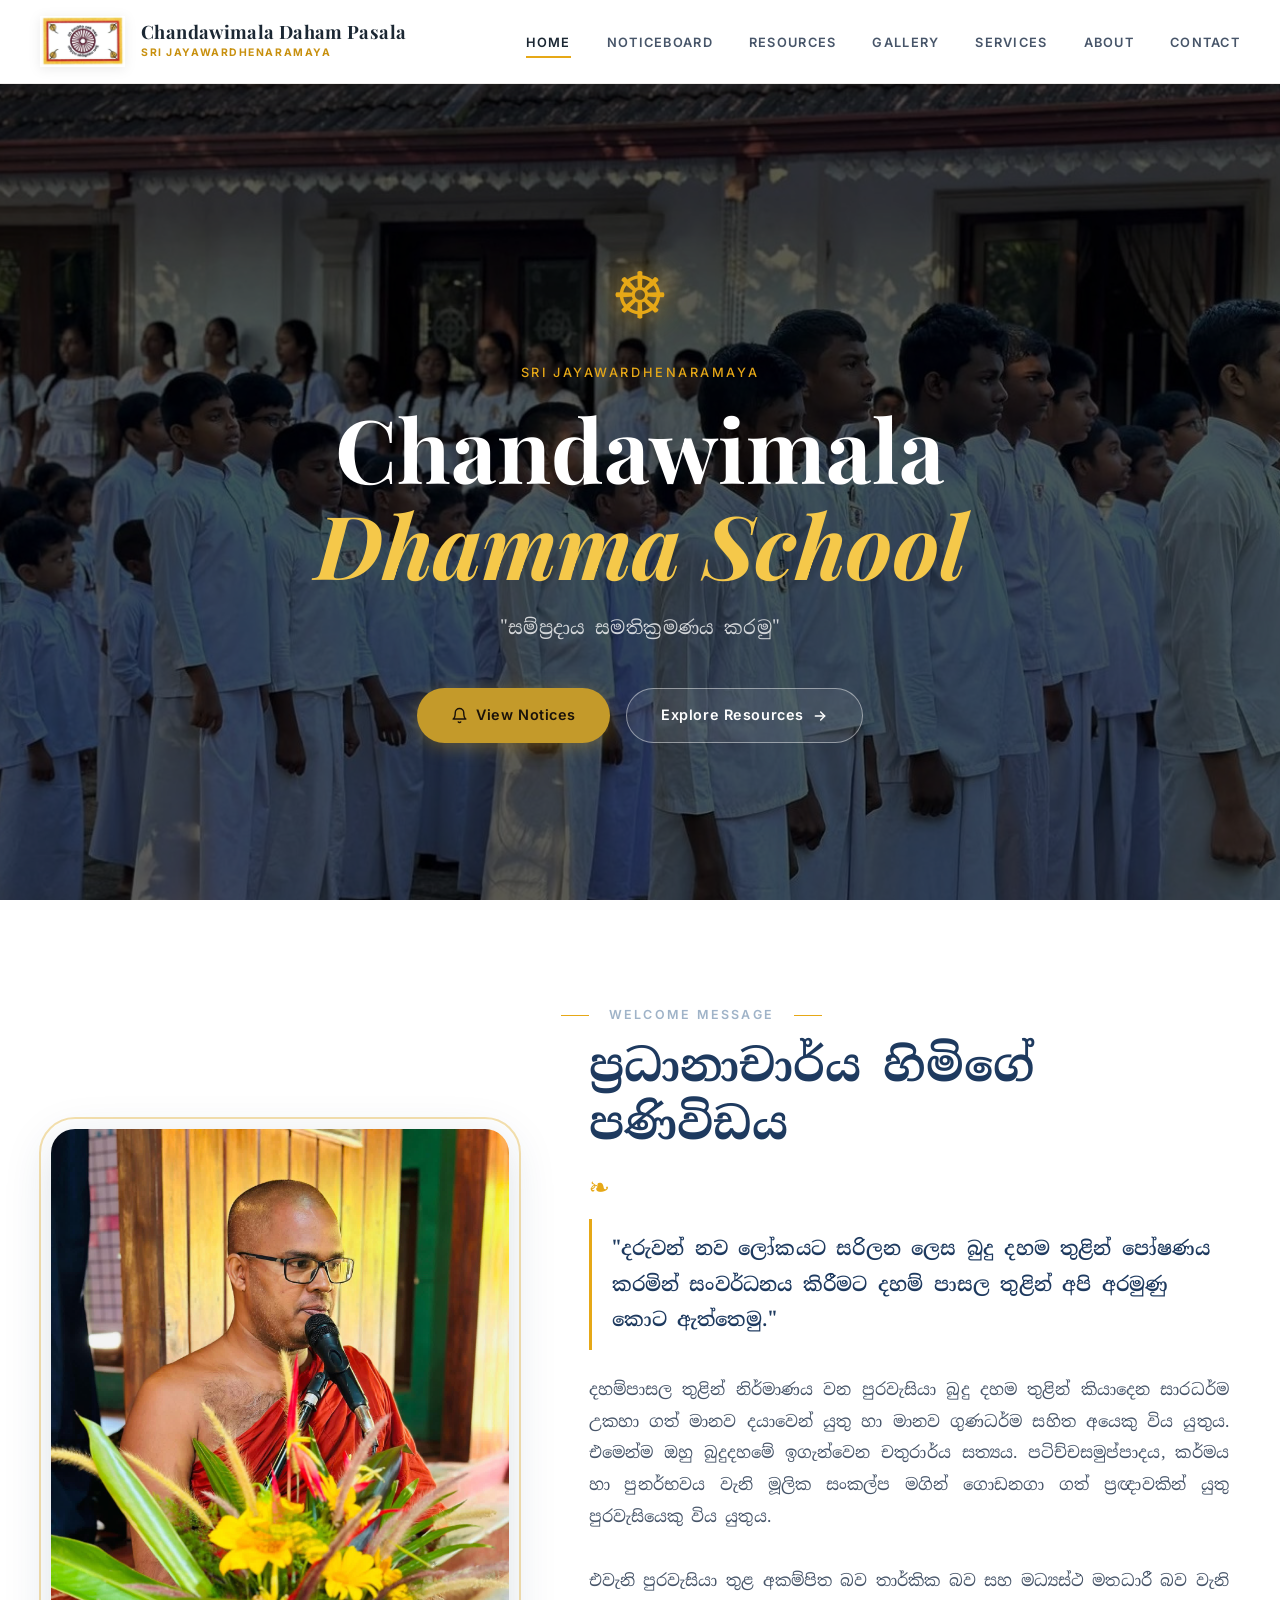
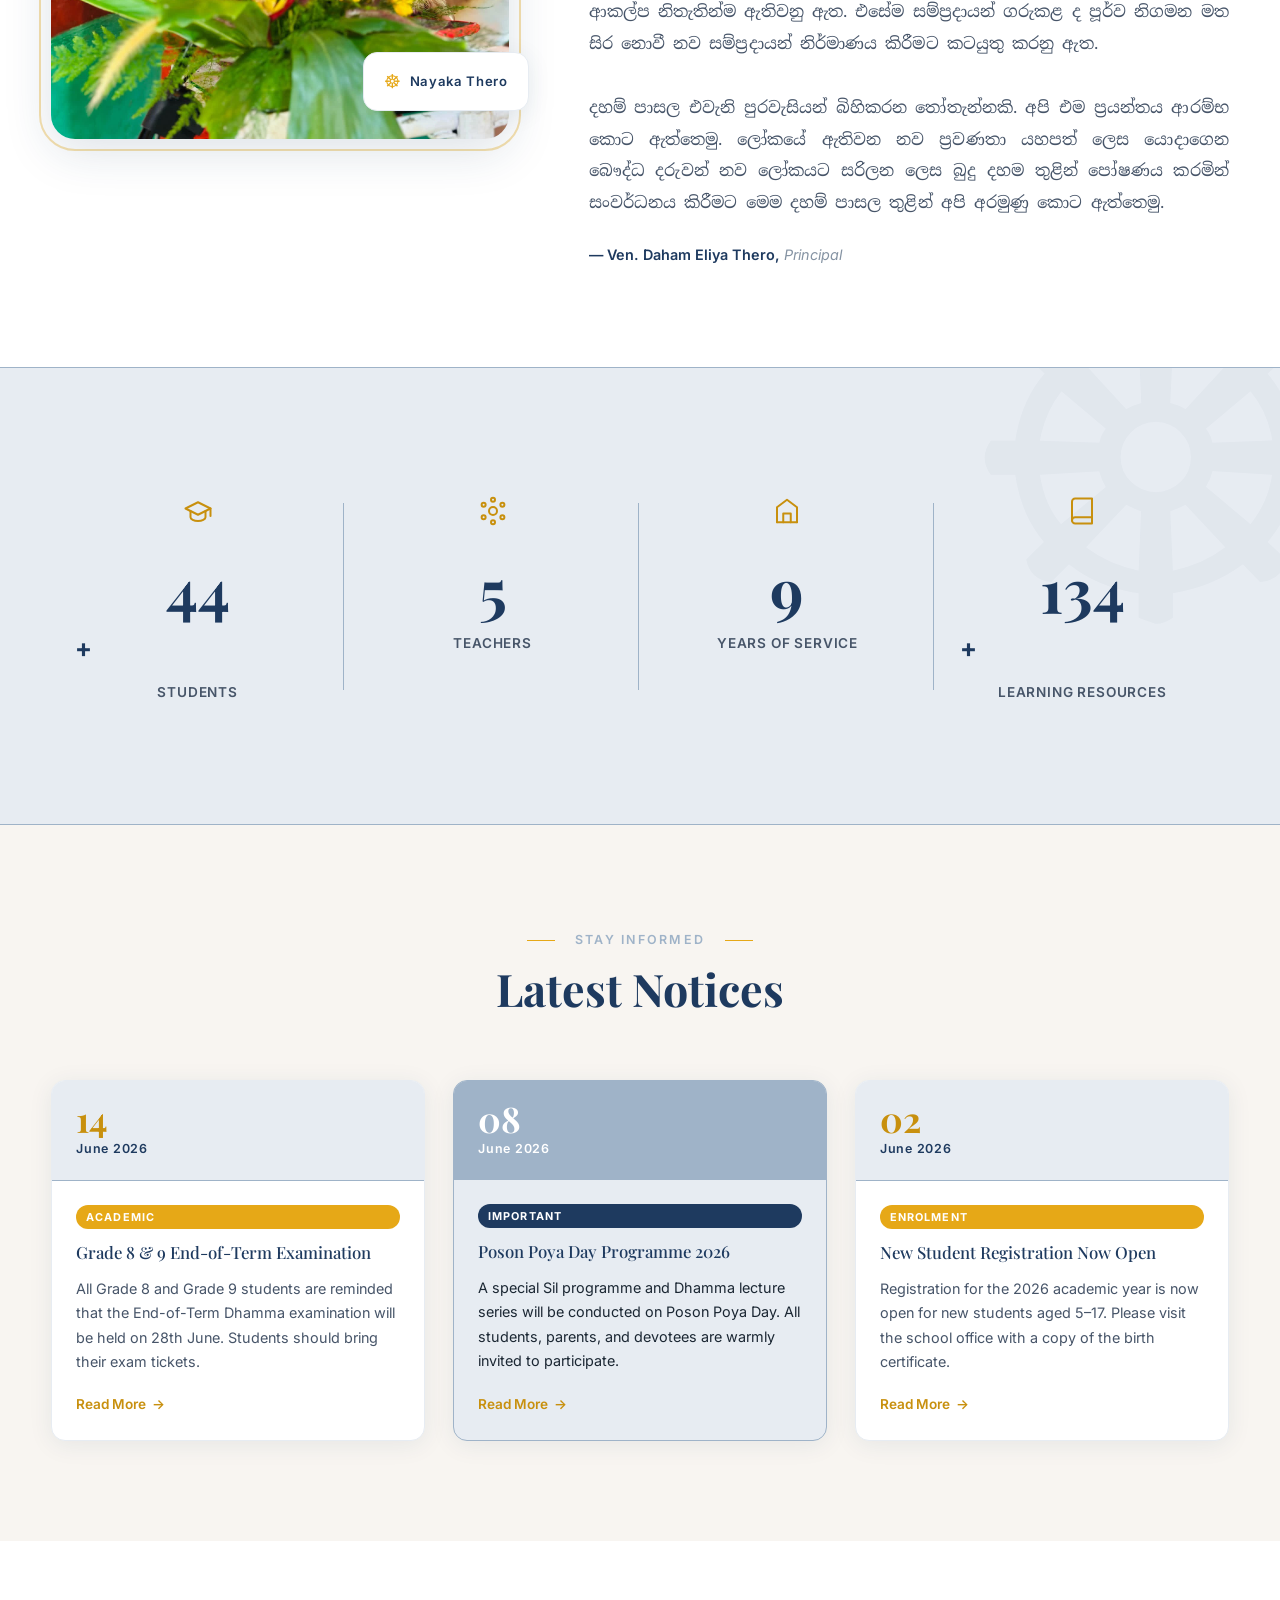
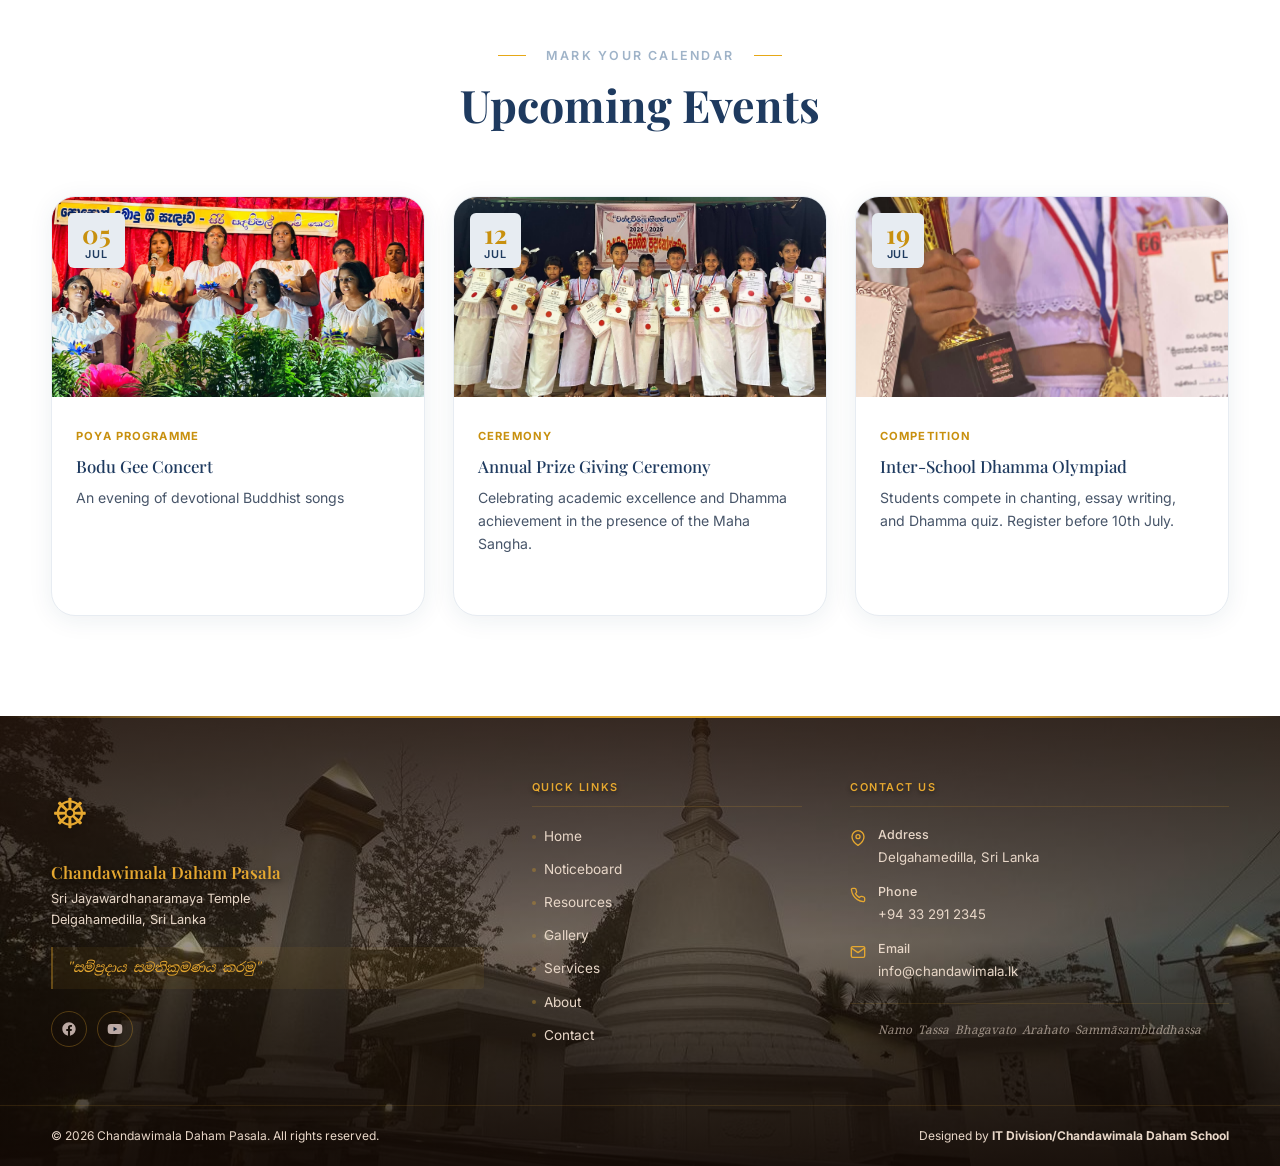
<file: index.html>
<!DOCTYPE html>
<html lang="en">

<head>
  <meta charset="UTF-8" />
  <meta name="viewport" content="width=device-width, initial-scale=1.0" />
  <title>Chandawimala Daham Pasala | Home</title>
  <link
    href="https://fonts.googleapis.com/css2?family=Playfair+Display:ital,wght@0,500;0,700;1,500&family=Noto+Serif+Sinhala:wght@400;600&family=Inter:wght@300;400;500;600&display=swap"
    rel="stylesheet" />
    <!-- Favicon -->
  <link rel="icon" type="image/png" href="./assets/images/favicon.png" />
  <link rel="stylesheet" href="css/style.css" />
  
</head>

<body>

  <!-- NAVIGATION -->
  <header class="site-header" id="site-header" role="banner">
    <nav class="nav-inner" aria-label="Main navigation">
      <a href="index.html" class="nav-brand" aria-label="Chandawimala Daham Pasala home">
        <img src="assets/images/school-flag.png" alt="School Flag" class="nav-logo-img">

        <div class="nav-title">
          <span class="nav-title-main">Chandawimala Daham Pasala</span>
          <span class="nav-title-sub">Sri Jayawardhenaramaya</span>
        </div>
      </a>
      <button class="hamburger" id="hamburger" aria-label="Open menu" aria-expanded="false">
        <span></span><span></span><span></span>
      </button>
      <ul class="nav-links" id="nav-links" role="list">
        <li><a href="index.html" class="nav-link active">Home</a></li>
        <li><a href="notices.html" class="nav-link">Noticeboard</a></li>
        <li><a href="resources.html" class="nav-link">Resources</a></li>
        <li><a href="gallery.html" class="nav-link">Gallery</a></li>
        <li><a href="services.html" class="nav-link">Services</a></li>
        <li><a href="about.html" class="nav-link">About</a></li>
        <li><a href="contact.html" class="nav-link">Contact</a></li>
      </ul>
    </nav>
  </header>

  <main>
    <!-- HERO -->
    <section class="hero" aria-label="Hero">
      <!-- NEW SLIDER CONTAINER -->
      <div class="hero-slider" aria-hidden="true">
        <!-- Add your image paths in the inline styles below -->
        <div class="slide active" style="background-image: url('assets/images/chandawimala image homepage bg.jpeg');"></div>
       <div class="slide" style="background-image: url('assets/images/daham school-child bg.JPG');"></div>
        
        <div class="slide" style="background-image: url('assets/images/hero-bg4.JPG');"></div>
        
      </div>

      <div class="hero-overlay" aria-hidden="true"></div>
      <div class="hero-particles" id="hero-particles" aria-hidden="true"></div>
      <div class="hero-content">
        <div class="hero-dharma" aria-hidden="true">&#x2638;&#xFE0E;</div>
        <p class="hero-eyebrow">Sri Jayawardhenaramaya </p>
        <h1 class="hero-title">Chandawimala<br /><em>Dhamma School</em></h1>
        <p class="hero-motto">"සම්ප්‍රදාය සමතික්‍රමණය කරමු" </p>
        <div class="hero-actions">
          <a href="notices.html" class="btn btn-primary">
            <svg class="btn-icon" width="17" height="17" viewBox="0 0 24 24" fill="none" stroke="currentColor" stroke-width="2" stroke-linecap="round" stroke-linejoin="round" aria-hidden="true"><path d="M18 8a6 6 0 0 0-12 0c0 7-3 9-3 9h18s-3-2-3-9"></path><path d="M13.73 21a2 2 0 0 1-3.46 0"></path></svg>
            <span>View Notices</span>
          </a>
          <a href="resources.html" class="btn btn-outline">
            <span>Explore Resources</span>
            <svg class="btn-icon btn-icon--end" width="16" height="16" viewBox="0 0 24 24" fill="none" stroke="currentColor" stroke-width="2.2" stroke-linecap="round" stroke-linejoin="round" aria-hidden="true"><path d="M5 12h14"></path><path d="M13 6l6 6-6 6"></path></svg>
          </a>
        </div>
      </div>
      <!-- <div class="hero-scroll" aria-hidden="true">
        <span class="scroll-line"></span>
        <span class="scroll-label">Scroll</span>
      </div> -->
    </section>

    <!-- WELCOME -->
    <section class="welcome section-pad" id="welcome" aria-labelledby="welcome-heading">
      <div class="container">
        <div class="welcome-grid">
          <div class="welcome-image-wrap">
            <div class="welcome-image-frame" aria-hidden="true">
              <img src="assets/images/ven daham eliya2.JPG" alt="Principal Teacher"
                class="welcome-image" loading="lazy" />
              <div class="welcome-image-badge">
                <span class="badge-dharma" aria-hidden="true">&#x2638;&#xFE0E;</span>
                <span>Nayaka Thero</span>
              </div>
            </div>
          </div>
          <div class="welcome-text">
            <p class="section-eyebrow">Welcome Message</p>
            <h2 id="welcome-heading" class="section-title">ප්‍රධානාචාර්ය හිමිගේ <br />පණිවිඩය</h2>
            <div class="divider-ornament" aria-hidden="true"><span>❧</span></div>
            <blockquote class="welcome-quote welcome-quote--sinhala">
              "දරුවන් නව ලෝකයට සරිලන ලෙස බුදු දහම තුළින් පෝෂණය කරමින් සංවර්ධනය කිරීමට දහම් පාසල තුළින් අපි අරමුණු කොට ඇත්තෙමු."
            </blockquote>
            <p class="welcome-body welcome-body--sinhala">දහම්පාසල තුළින් නිර්මාණය වන පුරවැසියා බුදු දහම තුළින් කියාදෙන සාරධර්ම උකහා ගත් මානව දයාවෙන් යුතු හා මානව ගුණධර්ම සහිත අයෙකු විය යුතුය. එමෙන්ම ඔහු බුදුදහමේ ඉගැන්වෙන චතුරාර්ය සත්‍යය. පටිච්චසමුප්පාදය, කර්මය හා පුනර්භවය වැනි මූලික සංකල්ප මගින් ගොඩනගා ගත් ප්‍රඥාවකින් යුතු
               පුරවැසියෙකු විය යුතුය.<br><br> එවැනි පුරවැසියා තුළ අකම්පිත බව තාර්කික බව සහ මධ්‍යස්ථ මතධාරී බව වැනි ආකල්ප නිතැතින්ම ඇතිවනු ඇත. එසේම සම්ප්‍රදායන් ගරුකළ ද පූර්ව නිගමන මත සිර නොවී නව සම්ප්‍රදායන් නිර්මාණය කිරීමට කටයුතු කරනු ඇත.<br><br> දහම් පාසල එවැනි පුරවැසියන් බිහිකරන තෝතැන්නකි. අපි එම ප්‍රයන්තය ආරම්භ කොට ඇත්තෙමු. ලෝකයේ ඇතිවන
                නව ප්‍රවණතා යහපත් ලෙස යොදාගෙන බෞද්ධ දරුවන් නව ලෝකයට සරිලන ලෙස බුදු දහම තුළින් පෝෂණය කරමින් සංවර්ධනය කිරීමට මෙම දහම් පාසල තුළින් අපි අරමුණු කොට ඇත්තෙමු.</p>
            
            <p class="welcome-sig">— Ven. Daham Eliya Thero, <em>Principal</em></p>
          </div>
        </div>
      </div>
    </section>

    <!-- STATISTICS -->
    <section class="stats-section" aria-label="School statistics">
      <div class="container">
        <ul class="stats-grid" role="list">
          <li class="stat-card">
            <div class="stat-icon" aria-hidden="true">
              <svg width="30" height="30" viewBox="0 0 24 24" fill="none" stroke="currentColor" stroke-width="1.6" stroke-linecap="round" stroke-linejoin="round"><path d="M22 10 12 5 2 10l10 5 10-5Z"></path><path d="M6 12v5c0 1.5 2.7 3 6 3s6-1.5 6-3v-5"></path><path d="M22 10v6"></path></svg>
            </div>
            <span class="stat-number" data-target="200">0</span>
            <span class="stat-suffix">+</span>
            <span class="stat-label">Students</span>
          </li>
          <li class="stat-card">
            <div class="stat-icon" aria-hidden="true">
              <svg width="30" height="30" viewBox="0 0 24 24" fill="none" stroke="currentColor" stroke-width="1.6" stroke-linecap="round" stroke-linejoin="round"><circle cx="12" cy="12" r="3.2"></circle><circle cx="4.5" cy="7" r="1.6"></circle><circle cx="19.5" cy="7" r="1.6"></circle><circle cx="4.5" cy="17" r="1.6"></circle><circle cx="19.5" cy="17" r="1.6"></circle><circle cx="12" cy="3" r="1.6"></circle><circle cx="12" cy="21" r="1.6"></circle></svg>
            </div>
            <span class="stat-number" data-target="19">0</span>
            <span class="stat-label">Teachers</span>
          </li>
          <li class="stat-card">
            <div class="stat-icon" aria-hidden="true">
              <svg width="30" height="30" viewBox="0 0 24 24" fill="none" stroke="currentColor" stroke-width="1.6" stroke-linecap="round" stroke-linejoin="round"><path d="M4 21V9l8-6 8 6v12"></path><path d="M9 21v-7h6v7"></path><path d="M4 21h16"></path></svg>
            </div>
            <span class="stat-number" data-target="38">0</span>
            <span class="stat-label">Years of Service</span>
          </li>
          <li class="stat-card">
            <div class="stat-icon" aria-hidden="true">
              <svg width="30" height="30" viewBox="0 0 24 24" fill="none" stroke="currentColor" stroke-width="1.6" stroke-linecap="round" stroke-linejoin="round"><path d="M4 19.5A2.5 2.5 0 0 1 6.5 17H20"></path><path d="M6.5 2H20v20H6.5A2.5 2.5 0 0 1 4 19.5v-15A2.5 2.5 0 0 1 6.5 2Z"></path></svg>
            </div>
            <span class="stat-number" data-target="620">0</span>
            <span class="stat-suffix">+</span>
            <span class="stat-label">Learning Resources</span>
          </li>
        </ul>
      </div>
    </section>

    <!-- NOTICES -->
    <section class="notices section-pad" id="notices" aria-labelledby="notices-heading">
      <div class="container">
        <div class="section-header">
          <p class="section-eyebrow">Stay Informed</p>
          <h2 id="notices-heading" class="section-title">Latest Notices</h2>
        </div>
        <div class="notices-grid">
          <article class="notice-card">
            <div class="notice-date"><span class="notice-day">14</span><span class="notice-month">June 2026</span></div>
            <div class="notice-body">
              <span class="notice-tag">Academic</span>
              <h3>Grade 8 & 9 End-of-Term Examination</h3>
              <p>All Grade 8 and Grade 9 students are reminded that the End-of-Term Dhamma examination will be held on
                28th June. Students should bring their exam tickets.</p>
              <a href="#" class="notice-read-more">Read More <span aria-hidden="true">→</span></a>
            </div>
          </article>
          <article class="notice-card notice-card--featured">
            <div class="notice-date"><span class="notice-day">08</span><span class="notice-month">June 2026</span></div>
            <div class="notice-body">
              <span class="notice-tag notice-tag--important">Important</span>
              <h3>Poson Poya Day Programme 2026</h3>
              <p>A special Sil programme and Dhamma lecture series will be conducted on Poson Poya Day. All students,
                parents, and devotees are warmly invited to participate.</p>
              <a href="#" class="notice-read-more">Read More <span aria-hidden="true">→</span></a>
            </div>
          </article>
          <article class="notice-card">
            <div class="notice-date"><span class="notice-day">02</span><span class="notice-month">June 2026</span></div>
            <div class="notice-body">
              <span class="notice-tag">Enrolment</span>
              <h3>New Student Registration Now Open</h3>
              <p>Registration for the 2026 academic year is now open for new students aged 5–17. Please visit the school
                office with a copy of the birth certificate.</p>
              <a href="#" class="notice-read-more">Read More <span aria-hidden="true">→</span></a>
            </div>
          </article>
        </div>
      </div>
    </section>

    <!-- EVENTS -->
    <section class="events section-pad" id="events" aria-labelledby="events-heading">
      <div class="container">
        <div class="section-header">
          <p class="section-eyebrow">Mark Your Calendar</p>
          <h2 id="events-heading" class="section-title">Upcoming Events</h2>
        </div>
        <div class="events-grid">
          <article class="event-card">
            <div class="event-image-wrap">
              <img src="./assets/images/poson poya-bg.JPG" alt="Poson Poya Ceremony"
                class="event-image" loading="lazy" />
              <div class="event-date-badge"><span class="badge-day">05</span><span class="badge-month">Jul</span></div>
            </div>
            <div class="event-info">
              <span class="event-category">Poya Programme</span>
              <h3>Bodu Gee Concert</h3>
              <p>An evening of devotional Buddhist songs </p>
              
            </div>
          </article>
          <article class="event-card">
            <div class="event-image-wrap">
              <img src="./assets/images/prize-day bg.JPG" alt="Prize Giving"
                class="event-image" loading="lazy" />
              <div class="event-date-badge"><span class="badge-day">12</span><span class="badge-month">Jul</span></div>
            </div>
            <div class="event-info">
              <span class="event-category">Ceremony</span>
              <h3>Annual Prize Giving Ceremony</h3>
              <p>Celebrating academic excellence and Dhamma achievement in the presence of the Maha Sangha.</p>
              
            </div>
          </article>
          <article class="event-card">
            <div class="event-image-wrap">
              <img src="./assets/images/dhamma competition bg.JPG" alt="Olympiad"
                class="event-image" loading="lazy" />
              <div class="event-date-badge"><span class="badge-day">19</span><span class="badge-month">Jul</span></div>
            </div>
            <div class="event-info">
              <span class="event-category">Competition</span>
              <h3>Inter-School Dhamma Olympiad</h3>
              <p>Students compete in chanting, essay writing, and Dhamma quiz. Register before 10th July.</p>
              
            </div>
          </article>
        </div>
      </div>
    </section>
  </main>

<!-- FOOTER -->
  <!-- FOOTER -->
  <footer class="site-footer" role="contentinfo">
    
    <!-- Background Layers (Controlled by your CSS) -->
    <div class="footer-bg-image" aria-hidden="true"></div>
    <div class="footer-bg-overlay" aria-hidden="true"></div>
    <div class="footer-saffron-line" aria-hidden="true"></div>
    
    <!-- Real Content sits on top -->
    <div class="footer-content">
      <div class="footer-top">
        <div class="container footer-top-grid">
          
          <!-- Column 1: Brand -->
          <div class="footer-brand">
            <div class="footer-dharma" aria-hidden="true">&#x2638;&#xFE0E;</div>
            <h3>Chandawimala Daham Pasala</h3>
            <p class="footer-tagline">Sri Jayawardhanaramaya Temple<br />Delgahamedilla, Sri Lanka</p>
            <p class="footer-quote">"සම්ප්‍රදාය සමතික්‍රමණය කරමු"</p>
            
            <div class="footer-social">
              <a href="#" class="social-link" aria-label="Facebook">
                <svg width="16" height="16" viewBox="0 0 24 24" fill="currentColor"><path d="M22 12.07C22 6.5 17.52 2 12 2S2 6.5 2 12.07c0 5 3.66 9.15 8.44 9.93v-7.03H7.9v-2.9h2.54V9.84c0-2.5 1.49-3.89 3.78-3.89 1.1 0 2.24.2 2.24.2v2.47h-1.26c-1.24 0-1.63.78-1.63 1.57v1.88h2.78l-.45 2.9h-2.33V22c4.78-.78 8.44-4.93 8.44-9.93Z"></path></svg>
              </a>
              <a href="#" class="social-link" aria-label="YouTube">
                <svg width="16" height="16" viewBox="0 0 24 24" fill="currentColor"><path d="M23 12s0-3.4-.43-5a3 3 0 0 0-2.1-2.1C18.9 4.5 12 4.5 12 4.5s-6.9 0-8.47.4A3 3 0 0 0 1.43 7C1 8.6 1 12 1 12s0 3.4.43 5a3 3 0 0 0 2.1 2.1c1.57.4 8.47.4 8.47.4s6.9 0 8.47-.4a3 3 0 0 0 2.1-2.1c.43-1.6.43-5 .43-5Z"></path><path d="M9.8 15.3 15.5 12 9.8 8.7Z" fill="#0d1b2e"></path></svg>
              </a>
            </div>
          </div>

          <!-- Column 2: Quick Links -->
          <div class="footer-links-col">
            <h4>Quick Links</h4>
            <ul role="list">
              <li><a href="index.html">Home</a></li>
              <li><a href="notices.html">Noticeboard</a></li>
              <li><a href="resources.html">Resources</a></li>
              <li><a href="gallery.html">Gallery</a></li>
              <li><a href="services.html">Services</a></li>
              <li><a href="about.html">About</a></li>
              <li><a href="contact.html">Contact</a></li>
            </ul>
          </div>

          <!-- Column 3: Contact Info -->
          <div class="footer-contact">
            <h4>Contact Us</h4>
            
            <div class="footer-contact-row">
              <div class="footer-contact-icon">
                <!-- Location SVG -->
                <svg width="16" height="16" viewBox="0 0 24 24" fill="none" stroke="currentColor" stroke-width="2" stroke-linecap="round" stroke-linejoin="round"><path d="M21 10c0 7-9 13-9 13s-9-6-9-13a9 9 0 0 1 18 0z"></path><circle cx="12" cy="10" r="3"></circle></svg>
              </div>
              <div class="footer-contact-text">
                <strong>Address</strong>
                Delgahamedilla, Sri Lanka
              </div>
            </div>

            <div class="footer-contact-row">
              <div class="footer-contact-icon">
                <!-- Phone SVG -->
                <svg width="16" height="16" viewBox="0 0 24 24" fill="none" stroke="currentColor" stroke-width="2" stroke-linecap="round" stroke-linejoin="round"><path d="M22 16.92v3a2 2 0 0 1-2.18 2 19.79 19.79 0 0 1-8.63-3.07 19.5 19.5 0 0 1-6-6 19.79 19.79 0 0 1-3.07-8.67A2 2 0 0 1 4.11 2h3a2 2 0 0 1 2 1.72 12.84 12.84 0 0 0 .7 2.81 2 2 0 0 1-.45 2.11L8.09 9.91a16 16 0 0 0 6 6l1.27-1.27a2 2 0 0 1 2.11-.45 12.84 12.84 0 0 0 2.81.7A2 2 0 0 1 22 16.92z"></path></svg>
              </div>
              <div class="footer-contact-text">
                <strong>Phone</strong>
                +94 33 291 2345
              </div>
            </div>

            <div class="footer-contact-row">
              <div class="footer-contact-icon">
                <!-- Email SVG -->
                <svg width="16" height="16" viewBox="0 0 24 24" fill="none" stroke="currentColor" stroke-width="2" stroke-linecap="round" stroke-linejoin="round"><path d="M4 4h16c1.1 0 2 .9 2 2v12c0 1.1-.9 2-2 2H4c-1.1 0-2-.9-2-2V6c0-1.1.9-2 2-2z"></path><polyline points="22,6 12,13 2,6"></polyline></svg>
              </div>
              <div class="footer-contact-text">
                <strong>Email</strong>
                info@chandawimala.lk
              </div>
            </div>

            <p class="footer-pali">Namo Tassa Bhagavato Arahato Sammāsambuddhassa</p>
          </div>
          
        </div>
      </div>

      <!-- Bottom Bar -->
      <div class="footer-bottom">
        <div class="container footer-bottom-inner">
          <p>&copy; <span id="copy-year"></span> Chandawimala Daham Pasala. All rights reserved.</p>
          <p class="footer-heritage">Designed by <strong>IT Division/Chandawimala Daham School</strong></p>
        </div>
      </div>
    </div>
  </footer>


<button class="back-to-top" id="back-to-top" aria-label="Back to top">&#x25B2;</button>
<script src="js/script.js"></script>
<script>
  document.getElementById('copy-year').textContent = new Date().getFullYear();
</script>
 
</body>

</html>
</file>
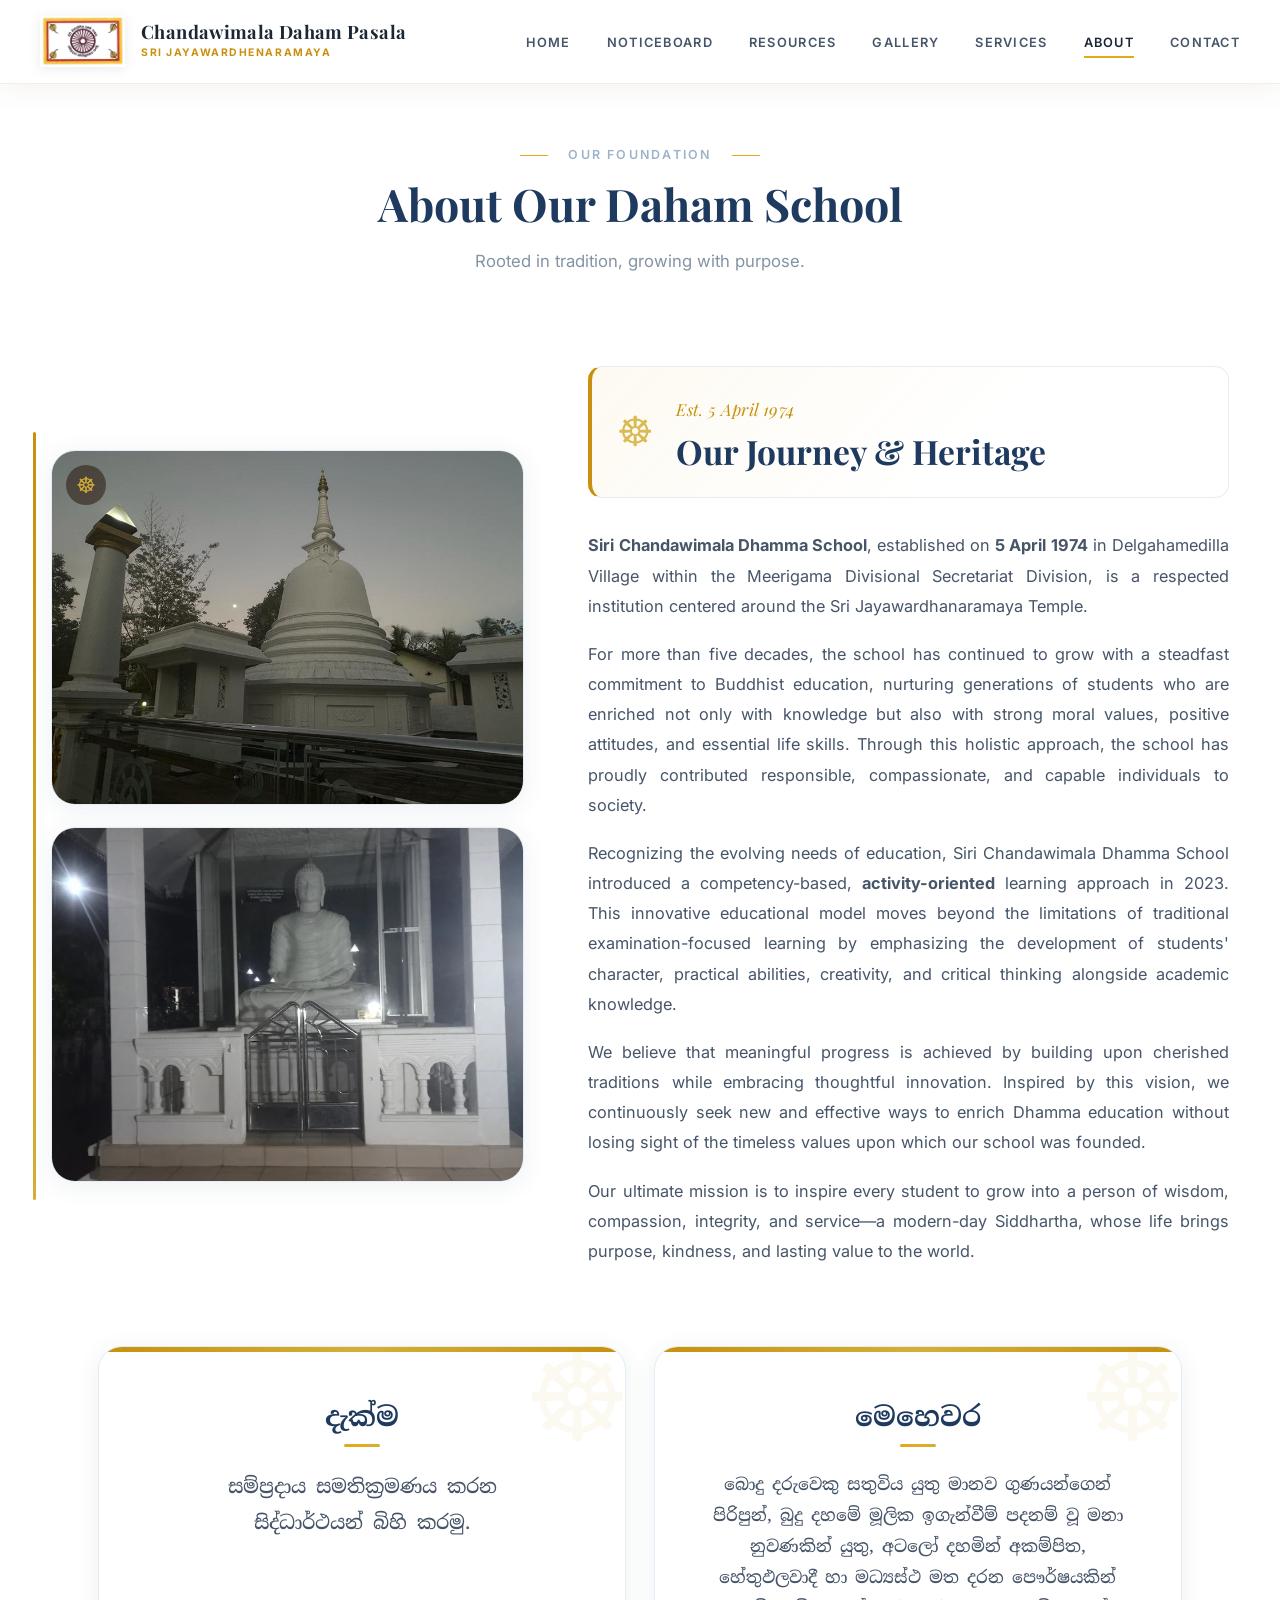
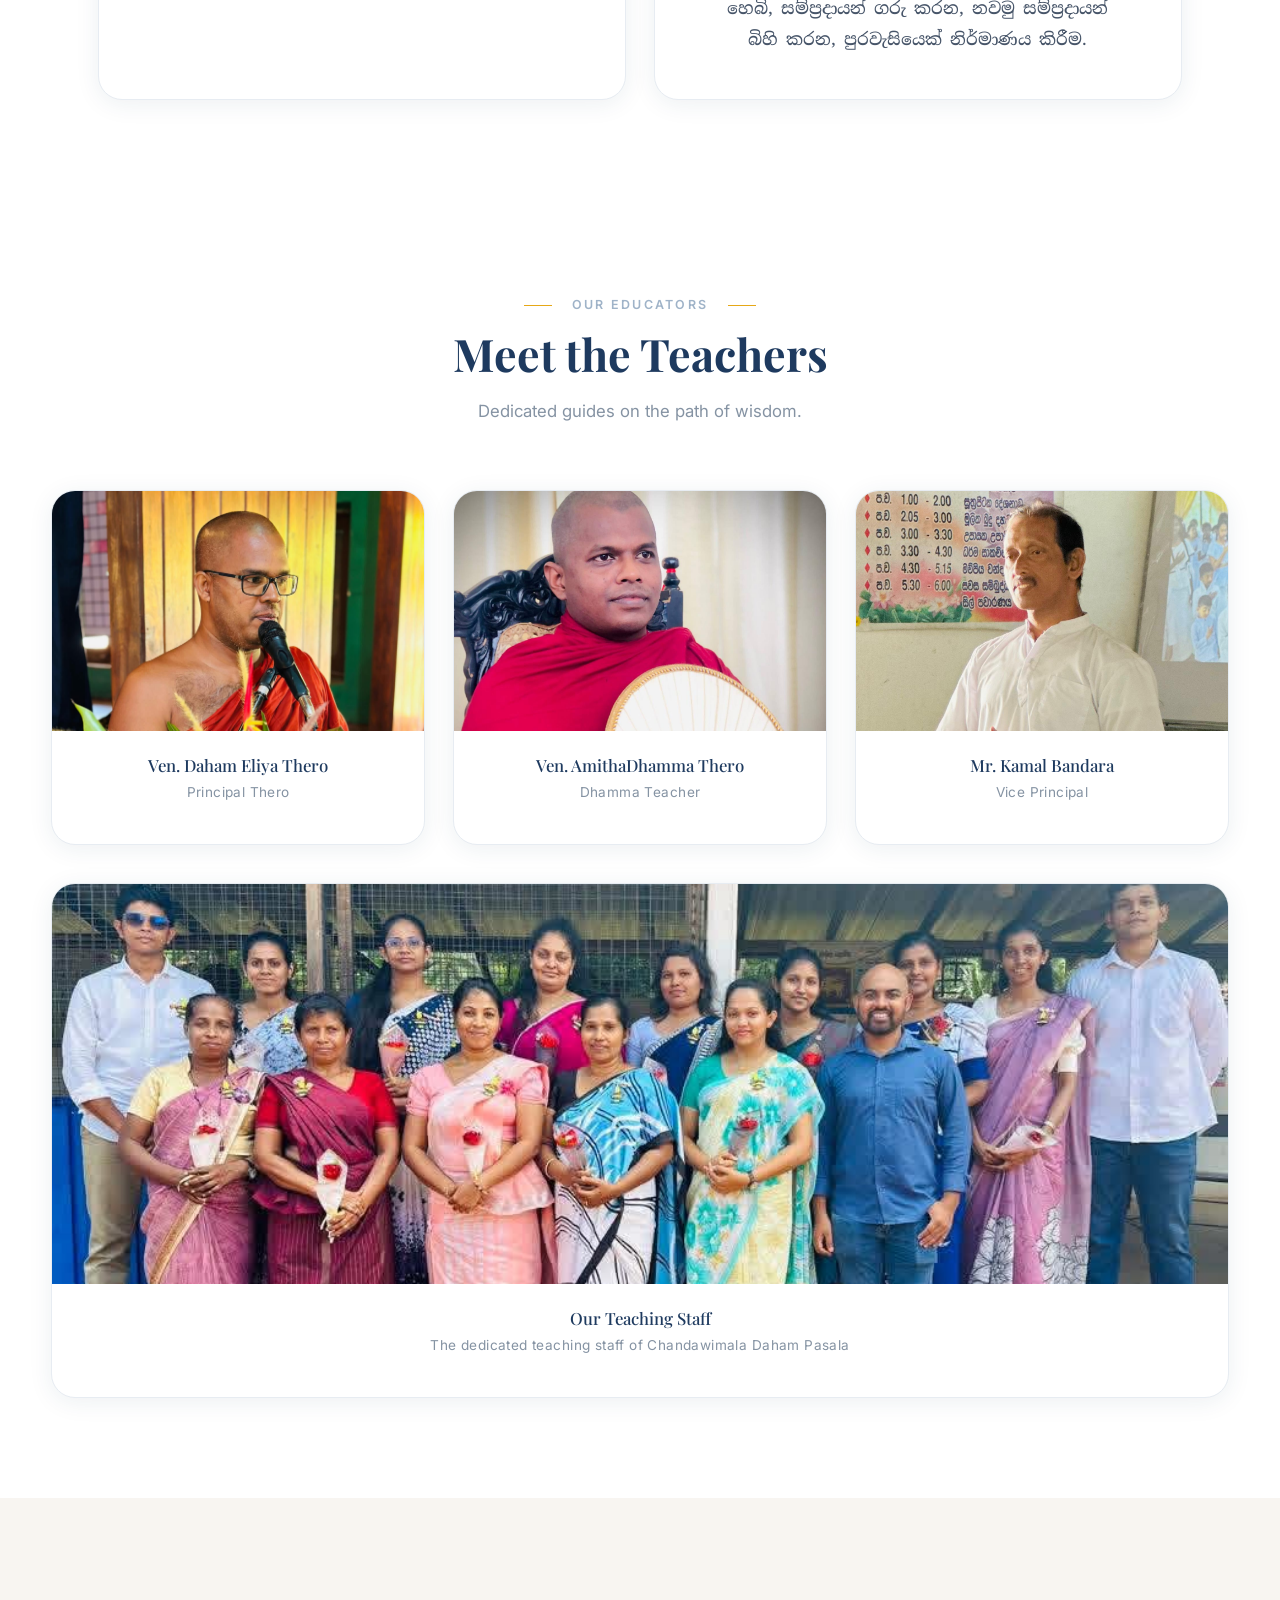
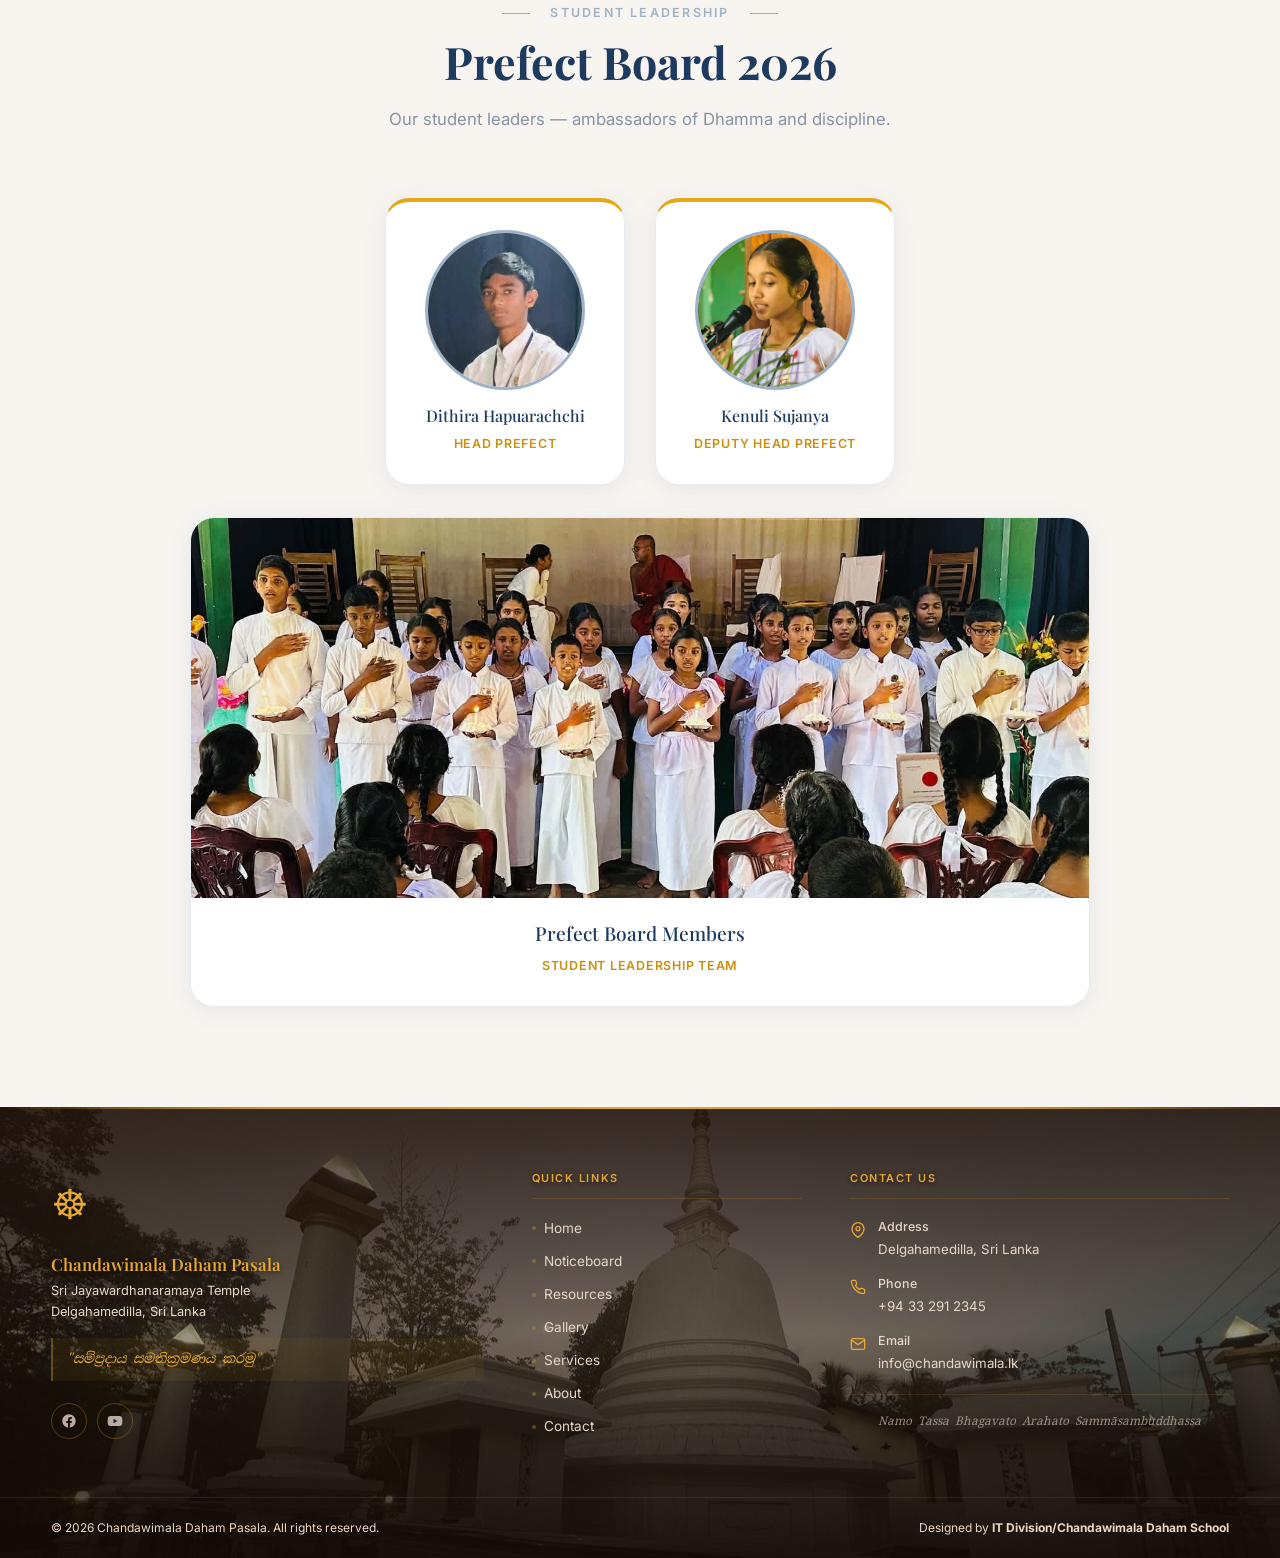
<file: about.html>
<!DOCTYPE html>
<html lang="en">

<head>
  <meta charset="UTF-8" />
  <meta name="viewport" content="width=device-width, initial-scale=1.0" />
  <title>About Us | Chandawimala Daham Pasala</title>
  <link
    href="https://fonts.googleapis.com/css2?family=Playfair+Display:ital,wght@0,500;0,700;1,500&family=Noto+Serif+Sinhala:wght@400;600&family=Inter:wght@300;400;500;600&display=swap"
    rel="stylesheet" />
  <link rel="icon" type="image/png" href="./assets/images/favicon.png" />
  <link rel="stylesheet" href="css/style.css" />
</head>

<body>

  <!-- NAVIGATION -->
  <header class="site-header" id="site-header" role="banner">
    <nav class="nav-inner" aria-label="Main navigation">
      <a href="index.html" class="nav-brand" aria-label="Chandawimala Daham Pasala home">
        <img src="assets/images/school-flag.png" alt="School Flag" class="nav-logo-img">

        <div class="nav-title">
          <span class="nav-title-main">Chandawimala Daham Pasala</span>
          <span class="nav-title-sub">Sri Jayawardhenaramaya</span>
        </div>
      </a>
      <button class="hamburger" id="hamburger" aria-label="Open menu" aria-expanded="false">
        <span></span><span></span><span></span>
      </button>
      <ul class="nav-links" id="nav-links" role="list">
        <li><a href="index.html" class="nav-link ">Home</a></li>
        <li><a href="notices.html" class="nav-link ">Noticeboard</a></li>
        <li><a href="resources.html" class="nav-link">Resources</a></li>
        <li><a href="gallery.html" class="nav-link">Gallery</a></li>
        <li><a href="services.html" class="nav-link">Services</a></li>
        <li><a href="about.html" class="nav-link active">About</a></li>
        <li><a href="contact.html" class="nav-link">Contact</a></li>
      </ul>
    </nav>
  </header>

  <main>


    <!-- ABOUT & HISTORY SECTION -->
    <section class="about section-pad" id="about" aria-labelledby="about-heading">
      <div class="container">
        <div class="section-header">
          <p class="section-eyebrow">Our Foundation</p>
          <h2 id="about-heading" class="section-title">About Our Daham School</h2>
          <p class="section-sub">Rooted in tradition, growing with purpose.</p>
        </div>

        <!-- History Section (Redesigned) -->
        <div class="heritage-block">

          <!-- Photo Column -->
          <div class="heritage-photos">
            <div class="heritage-photo-frame">
              <img src="assets/images/temple-background.jpg" alt="Main Dhamma School Building" class="heritage-photo"
                loading="lazy" />
            </div>
            <div class="heritage-photo-frame">
              <img src="assets/images/history-image-chandawimala.webp" alt="Temple Grounds" class="heritage-photo"
                loading="lazy" />
            </div>
          </div>

          <!-- Text Column -->
          <div class="heritage-content">

            <div class="heritage-heading">
              <span class="heritage-glyph" aria-hidden="true">&#x2638;&#xFE0E;</span>
              <p class="heritage-eyebrow">Est. 5 April 1974</p>
              <h3 class="heritage-title">Our Journey &amp; Heritage</h3>
            </div>

            <div class="heritage-text">
              <p><strong>Siri Chandawimala Dhamma School</strong>, established on <strong>5 April 1974</strong> in
                Delgahamedilla Village within the Meerigama Divisional Secretariat Division, is a respected institution
                centered around the Sri Jayawardhanaramaya Temple.</p>
              <p>For more than five decades, the school has continued to grow with a steadfast commitment to Buddhist
                education, nurturing generations of students who are enriched not only with knowledge but also with
                strong moral values,
                positive attitudes, and essential life skills. Through this holistic approach, the school has proudly
                contributed responsible, compassionate, and capable individuals to society.</p>
              <p>Recognizing the evolving needs of education, Siri Chandawimala Dhamma School introduced a
                competency-based, <strong>activity-oriented</strong> learning approach in 2023. This innovative
                educational model moves beyond the limitations of traditional examination-focused learning by
                emphasizing the development of students'
                character, practical abilities, creativity, and critical thinking alongside academic knowledge.</p>
              <p>We believe that meaningful progress is achieved by building upon cherished traditions while embracing
                thoughtful innovation. Inspired by this vision, we continuously seek new and effective ways to enrich
                Dhamma education without losing sight of the timeless values upon which our school was founded.</p>
              <p>Our ultimate mission is to inspire every student to grow into a person of wisdom, compassion,
                integrity, and service—a modern-day Siddhartha, whose life brings purpose, kindness, and lasting value
                to the world.</p>
            </div>

          </div>

        </div>

        <!-- VISION CARD -->
        <!--  <div class="container">

          <div class="vm-grid">

            <div class="vm-card">
              <h3 class="vm-title" style="font-size: 2rem;">දැක්ම</h3>
              <p class="vm-text" style="margin-top: 20px; font-size: 1.25rem; line-height: 1.8;">
                සම්ප්‍රදාය සමතික්‍රමණය කරන<br>සිද්ධාර්ථයන් බිහි කරමු.
              </p>
            </div>

            <div class="vm-card">
              <h3 class="vm-title">මෙහෙවර</h3>
              <p class="vm-text">
                බොදු දරුවෙකු සතුවිය යුතු මානව ගුණයන්ගෙන් පිරිපුන්, බුදු දහමේ මූලික ඉගැන්වීම් පදනම් වූ මනා නුවණකින් යුතු,
                අටලෝ දහමින් අකම්පිත, හේතුඵලවාදී හා මධ්‍යස්ථ මත දරන පෞර්ෂයකින් හෙබි, සම්ප්‍රදායන් ගරු කරන, නවමු
                සම්ප්‍රදායන් බිහි කරන, පුරවැසියෙක් නිර්මාණය කිරීම.
              </p>
            </div>

          </div>

        </div> -->
        <!-- VISION & MISSION CARDS (Redesigned) -->
        <div class="container">

          <div class="vm-grid">

            <div class="vm-card vm-card--vision" data-glyph="&#x2638;">
              <h3 class="vm-title">දැක්ම</h3>
              <div class="vm-rule"></div>
              <p class="vm-text">
                සම්ප්‍රදාය සමතික්‍රමණය කරන<br>සිද්ධාර්ථයන් බිහි කරමු.
              </p>
            </div>

            <div class="vm-card vm-card--mission" data-glyph="&#x2638;">
              <h3 class="vm-title">මෙහෙවර</h3>
              <div class="vm-rule"></div>
              <p class="vm-text">
                බොදු දරුවෙකු සතුවිය යුතු මානව ගුණයන්ගෙන් පිරිපුන්, බුදු දහමේ මූලික ඉගැන්වීම් පදනම් වූ මනා නුවණකින් යුතු,
                අටලෝ දහමින් අකම්පිත, හේතුඵලවාදී හා මධ්‍යස්ථ මත දරන පෞර්ෂයකින් හෙබි, සම්ප්‍රදායන් ගරු කරන, නවමු
                සම්ප්‍රදායන් බිහි කරන, පුරවැසියෙක් නිර්මාණය කිරීම.
              </p>
            </div>

          </div>

        </div>

      </div>
      </div>
    </section>

    <!-- TEACHERS -->
    <section class="teachers section-pad" id="teachers" aria-labelledby="teachers-heading">
      <div class="container">
        <div class="section-header">
          <p class="section-eyebrow">Our Educators</p>
          <h2 id="teachers-heading" class="section-title">Meet the Teachers</h2>
          <p class="section-sub">Dedicated guides on the path of wisdom.</p>
        </div>
        <div class="teachers-grid">
          <!-- TOP 3 INDIVIDUAL TEACHERS -->
          <article class="teacher-card">
            <div class="teacher-image-wrap"><img src="./assets/images/ven daham eliya.JPG" alt="Teacher"
                class="teacher-image" loading="lazy" /></div>
            <div class="teacher-info">
              <h3>Ven. Daham Eliya Thero</h3>
              <p>Principal Thero</p>
              <div class="teacher-dhamma"></div>
            </div>
          </article>
          <article class="teacher-card">
            <div class="teacher-image-wrap"><img src="./assets/images/amithadamma-thero.jpg" alt="Teacher"
                class="teacher-image" loading="lazy" /></div>
            <div class="teacher-info">
              <h3>Ven. AmithaDhamma Thero</h3>
              <p>Dhamma Teacher</p>
              <div class="teacher-dhamma"></div>
            </div>
          </article>
          <article class="teacher-card">
            <div class="teacher-image-wrap"><img src="./assets/images/kamal-sir.jpg" alt="Teacher" class="teacher-image"
                loading="lazy" /></div>
            <div class="teacher-info">
              <h3>Mr. Kamal Bandara</h3>
              <p>Vice Principal</p>
              <div class="teacher-dhamma"></div>
            </div>
          </article>

          <!-- NEW LARGE GROUP PHOTO BOX -->
          <article class="teacher-group-card">
            <div class="teacher-group-image-wrap">
              <img src="./assets/images/hero-bg-3.png" alt="Teaching Staff" class="teacher-group-image"
                loading="lazy" />
            </div>
            <div class="teacher-info">
              <h3>Our Teaching Staff</h3>
              <p>The dedicated teaching staff of Chandawimala Daham Pasala</p>
              <div class="teacher-dhamma"></div>
            </div>
          </article>
        </div>
      </div>
    </section>

    <!-- PREFECTS -->
    <section class="prefects section-pad" id="prefects" aria-labelledby="prefects-heading">
      <div class="container">
        <div class="section-header">
          <p class="section-eyebrow">Student Leadership</p>
          <h2 id="prefects-heading" class="section-title">Prefect Board 2026</h2>
          <p class="section-sub">Our student leaders — ambassadors of Dhamma and discipline.</p>
        </div>
        <div class="prefects-layout">

          <!-- TOP 2 BOXES (Head & Deputy - Now Identical) -->
          <div class="prefect-tier prefect-tier--top">
            <article class="prefect-card prefect-card--leader">
              <div class="prefect-image-wrap"><img src="./assets/images/headprefect-chandawimala.JPG" alt="Head Prefect"
                  class="prefect-image" loading="lazy" /></div>
              <h3>Dithira Hapuarachchi</h3>
              <span class="prefect-role">Head Prefect</span>
            </article>

            <article class="prefect-card prefect-card--leader">
              <div class="prefect-image-wrap"><img src="./assets/images/deputychandawimala.JPG" alt="Deputy"
                  class="prefect-image" loading="lazy" /></div>
              <h3>Kenuli Sujanya</h3>
              <span class="prefect-role">Deputy Head Prefect</span>
            </article>
          </div>

          <!-- LARGE PREFECT BOARD GROUP PHOTO -->
          <div class="prefect-group-card">
            <img src="./assets/images/prefect board.JPG" alt="Prefect Board" class="prefect-group-image"
              loading="lazy" />
            <div class="prefect-group-info">
              <h3>Prefect Board Members</h3>
              <span class="prefect-role">Student Leadership Team</span>
            </div>
          </div>

        </div>
      </div>
    </section>
    <!-- FOOTER -->
  <footer class="site-footer" role="contentinfo">
    
    <!-- Background Layers (Controlled by your CSS) -->
    <div class="footer-bg-image" aria-hidden="true"></div>
    <div class="footer-bg-overlay" aria-hidden="true"></div>
    <div class="footer-saffron-line" aria-hidden="true"></div>
    
    <!-- Real Content sits on top -->
    <div class="footer-content">
      <div class="footer-top">
        <div class="container footer-top-grid">
          
          <!-- Column 1: Brand -->
          <div class="footer-brand">
            <div class="footer-dharma" aria-hidden="true">&#x2638;&#xFE0E;</div>
            <h3>Chandawimala Daham Pasala</h3>
            <p class="footer-tagline">Sri Jayawardhanaramaya Temple<br />Delgahamedilla, Sri Lanka</p>
            <p class="footer-quote">"සම්ප්‍රදාය සමතික්‍රමණය කරමු"</p>
            
            <div class="footer-social">
              <a href="#" class="social-link" aria-label="Facebook">
                <svg width="16" height="16" viewBox="0 0 24 24" fill="currentColor"><path d="M22 12.07C22 6.5 17.52 2 12 2S2 6.5 2 12.07c0 5 3.66 9.15 8.44 9.93v-7.03H7.9v-2.9h2.54V9.84c0-2.5 1.49-3.89 3.78-3.89 1.1 0 2.24.2 2.24.2v2.47h-1.26c-1.24 0-1.63.78-1.63 1.57v1.88h2.78l-.45 2.9h-2.33V22c4.78-.78 8.44-4.93 8.44-9.93Z"></path></svg>
              </a>
              <a href="#" class="social-link" aria-label="YouTube">
                <svg width="16" height="16" viewBox="0 0 24 24" fill="currentColor"><path d="M23 12s0-3.4-.43-5a3 3 0 0 0-2.1-2.1C18.9 4.5 12 4.5 12 4.5s-6.9 0-8.47.4A3 3 0 0 0 1.43 7C1 8.6 1 12 1 12s0 3.4.43 5a3 3 0 0 0 2.1 2.1c1.57.4 8.47.4 8.47.4s6.9 0 8.47-.4a3 3 0 0 0 2.1-2.1c.43-1.6.43-5 .43-5Z"></path><path d="M9.8 15.3 15.5 12 9.8 8.7Z" fill="#0d1b2e"></path></svg>
              </a>
            </div>
          </div>

          <!-- Column 2: Quick Links -->
          <div class="footer-links-col">
            <h4>Quick Links</h4>
            <ul role="list">
              <li><a href="index.html">Home</a></li>
              <li><a href="notices.html">Noticeboard</a></li>
              <li><a href="resources.html">Resources</a></li>
              <li><a href="gallery.html">Gallery</a></li>
              <li><a href="services.html">Services</a></li>
              <li><a href="about.html">About</a></li>
              <li><a href="contact.html">Contact</a></li>
            </ul>
          </div>

          <!-- Column 3: Contact Info -->
          <div class="footer-contact">
            <h4>Contact Us</h4>
            
            <div class="footer-contact-row">
              <div class="footer-contact-icon">
                <!-- Location SVG -->
                <svg width="16" height="16" viewBox="0 0 24 24" fill="none" stroke="currentColor" stroke-width="2" stroke-linecap="round" stroke-linejoin="round"><path d="M21 10c0 7-9 13-9 13s-9-6-9-13a9 9 0 0 1 18 0z"></path><circle cx="12" cy="10" r="3"></circle></svg>
              </div>
              <div class="footer-contact-text">
                <strong>Address</strong>
                Delgahamedilla, Sri Lanka
              </div>
            </div>

            <div class="footer-contact-row">
              <div class="footer-contact-icon">
                <!-- Phone SVG -->
                <svg width="16" height="16" viewBox="0 0 24 24" fill="none" stroke="currentColor" stroke-width="2" stroke-linecap="round" stroke-linejoin="round"><path d="M22 16.92v3a2 2 0 0 1-2.18 2 19.79 19.79 0 0 1-8.63-3.07 19.5 19.5 0 0 1-6-6 19.79 19.79 0 0 1-3.07-8.67A2 2 0 0 1 4.11 2h3a2 2 0 0 1 2 1.72 12.84 12.84 0 0 0 .7 2.81 2 2 0 0 1-.45 2.11L8.09 9.91a16 16 0 0 0 6 6l1.27-1.27a2 2 0 0 1 2.11-.45 12.84 12.84 0 0 0 2.81.7A2 2 0 0 1 22 16.92z"></path></svg>
              </div>
              <div class="footer-contact-text">
                <strong>Phone</strong>
              +94 33 291 2345
              </div>
            </div>

            <div class="footer-contact-row">
              <div class="footer-contact-icon">
                <!-- Email SVG -->
                <svg width="16" height="16" viewBox="0 0 24 24" fill="none" stroke="currentColor" stroke-width="2" stroke-linecap="round" stroke-linejoin="round"><path d="M4 4h16c1.1 0 2 .9 2 2v12c0 1.1-.9 2-2 2H4c-1.1 0-2-.9-2-2V6c0-1.1.9-2 2-2z"></path><polyline points="22,6 12,13 2,6"></polyline></svg>
              </div>
              <div class="footer-contact-text">
                <strong>Email</strong>
                info@chandawimala.lk
              </div>
            </div>

            <p class="footer-pali">Namo Tassa Bhagavato Arahato Sammāsambuddhassa</p>
          </div>
          
        </div>
      </div>

      <!-- Bottom Bar -->
      <div class="footer-bottom">
        <div class="container footer-bottom-inner">
          <p>&copy; <span id="copy-year"></span> Chandawimala Daham Pasala. All rights reserved.</p>
          <p class="footer-heritage">Designed by <strong>IT Division/Chandawimala Daham School</strong></p>
        </div>
      </div>
    </div>
  </footer>

    <button class="back-to-top" id="back-to-top" aria-label="Back to top">&#x25B2;</button>
    <script src="js/script.js"></script>
</body>

</html>
</file>
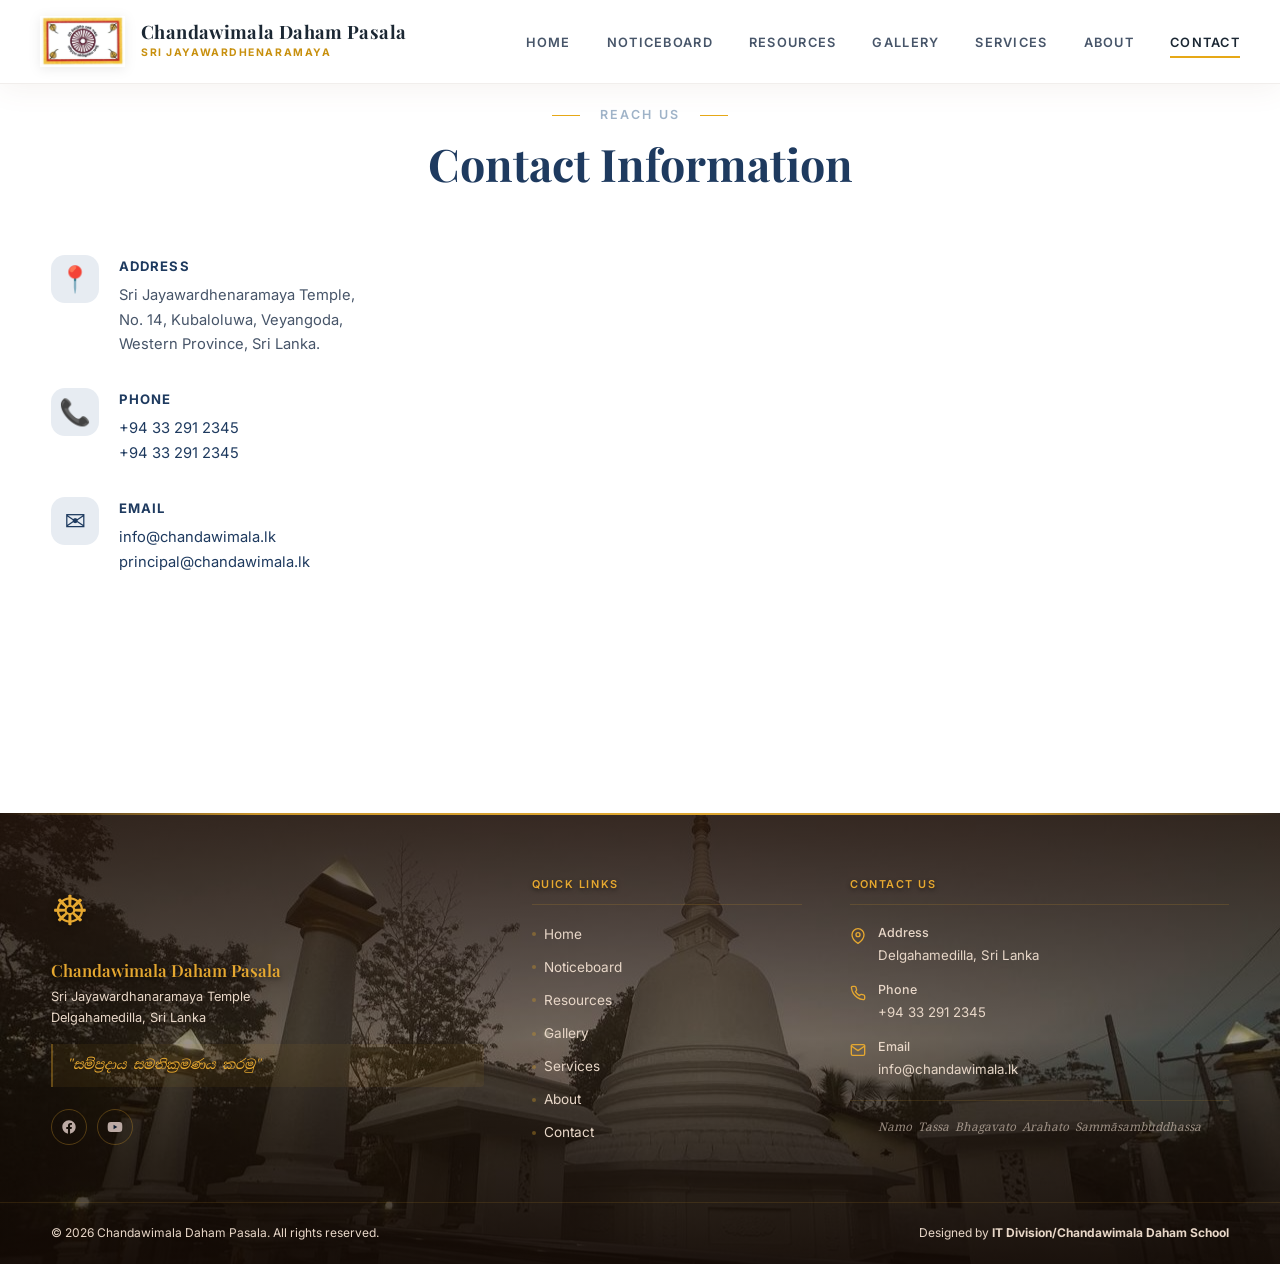
<file: contact.html>
<!doctype html>
<html lang="en">
  <head>
    <meta charset="UTF-8" />
    <meta name="viewport" content="width=device-width, initial-scale=1.0" />
    <title>Contact Us | Chandawimala Daham Pasala</title>
    <link
      href="https://fonts.googleapis.com/css2?family=Playfair+Display:ital,wght@0,500;0,700;1,500&family=Noto+Serif+Sinhala:wght@400;600&family=Inter:wght@300;400;500;600&display=swap"
      rel="stylesheet"
    />
    <link rel="icon" type="image/png" href="./assets/images/favicon.png" />
    <link rel="stylesheet" href="css/style.css" />
  </head>
  <body>
    <!-- NAVIGATION -->
    <header class="site-header" id="site-header" role="banner">
      <nav class="nav-inner" aria-label="Main navigation">
        <a
          href="index.html"
          class="nav-brand"
          aria-label="Chandawimala Daham Pasala home"
        >
          <img
            src="assets/images/school-flag.png"
            alt="School Flag"
            class="nav-logo-img"
          />

          <div class="nav-title">
            <span class="nav-title-main">Chandawimala Daham Pasala</span>
            <span class="nav-title-sub">Sri Jayawardhenaramaya</span>
          </div>
        </a>
        <button
          class="hamburger"
          id="hamburger"
          aria-label="Open menu"
          aria-expanded="false"
        >
          <span></span><span></span><span></span>
        </button>
        <ul class="nav-links" id="nav-links" role="list">
          <li><a href="index.html" class="nav-link">Home</a></li>
          <li><a href="notices.html" class="nav-link ">Noticeboard</a></li>
          <li><a href="resources.html" class="nav-link">Resources</a></li>
          <li><a href="gallery.html" class="nav-link">Gallery</a></li>
            <li><a href="services.html" class="nav-link">Services</a></li>
          <li><a href="about.html" class="nav-link">About</a></li>
          <li><a href="contact.html" class="nav-link active">Contact</a></li>
        </ul>
      </nav>
    </header>

    <main>
      <!-- CONTACT -->
      <section
        class="contact section-pad"
        id="contact"
        aria-labelledby="contact-heading"
      >
        <div class="container">
          <div class="section-header">
            <p class="section-eyebrow">Reach Us</p>
            <h2 id="contact-heading" class="section-title">
              Contact Information
            </h2>
          </div>
          <div class="contact-grid">
            <!-- Contact Details (School Hours Removed) -->
            <div class="contact-details">
              <div class="contact-item">
                <div class="contact-icon" aria-hidden="true">📍</div>
                <div>
                  <strong>Address</strong>
                  <p>
                    Sri Jayawardhenaramaya Temple,<br />No. 14, Kubaloluwa,
                    Veyangoda,<br />Western Province, Sri Lanka.
                  </p>
                </div>
              </div>

              <div class="contact-item">
                <div class="contact-icon" aria-hidden="true">📞</div>
                <div>
                  <strong>Phone</strong>
                  <p><a href="tel:+94112912345">+94 33 291 2345</a></p>
                  <p><a href="tel:+94112912345">+94 33 291 2345</a></p>
                  
                </div>
              </div>

              <div class="contact-item">
                <div class="contact-icon" aria-hidden="true">✉️</div>
                <div>
                  <strong>Email</strong>
                  <p>
                    <a href="mailto:info@chandawimala.lk"
                      >info@chandawimala.lk</a
                    >
                  </p>
                  <p>
                    <a href="mailto:principal@chandawimala.lk"
                      >principal@chandawimala.lk</a
                    >
                  </p>
                </div>
              </div>
            </div>

            <!-- Google Map Area -->
            <div class="contact-map-wrap">
          
              <iframe
                src="https://www.google.com/maps/embed?pb=!1m18!1m12!1m3!1d3958.6112311709117!2d80.08112397448438!3d7.
            170859015303274!2m3!1f0!2f0!3f0!3m2!1i1024!2i768!4f13.1!3m3!1m2!1s0x3ae2e2ba4e4fdb55%3A0x3b7f05a8fd9fd2a0!2s53CM%2B5CR%20Sri%20
            Jayawardhanaramaya%2C%20Delgahamedilla%2C%20Kumbaloluwa%2C%20Veyangoda!5e0!3m2!1sen!2slk!4v1781805680884!5m2!1sen!2slk"
                width="600"
                height="450"
                style="border: 0"
                allowfullscreen=""
                loading="lazy"
                referrerpolicy="no-referrer-when-downgrade"
                width="100%"
                height="380"
                style="
                  border: 0;
                  border-radius: var(--radius-lg);
                  box-shadow: var(--shadow-warm);
                "
                allowfullscreen=""
                loading="lazy"
                referrerpolicy="no-referrer-when-downgrade"
              >
              </iframe>
            </div>
          </div>
        </div>
      </section>
    </main>

   
    <!-- FOOTER -->
  <footer class="site-footer" role="contentinfo">
    
    <!-- Background Layers (Controlled by your CSS) -->
    <div class="footer-bg-image" aria-hidden="true"></div>
    <div class="footer-bg-overlay" aria-hidden="true"></div>
    <div class="footer-saffron-line" aria-hidden="true"></div>
    
    <!-- Real Content sits on top -->
    <div class="footer-content">
      <div class="footer-top">
        <div class="container footer-top-grid">
          
          <!-- Column 1: Brand -->
          <div class="footer-brand">
            <div class="footer-dharma" aria-hidden="true">&#x2638;&#xFE0E;</div>
            <h3>Chandawimala Daham Pasala</h3>
            <p class="footer-tagline">Sri Jayawardhanaramaya Temple<br />Delgahamedilla, Sri Lanka</p>
            <p class="footer-quote">"සම්ප්‍රදාය සමතික්‍රමණය කරමු"</p>
            
            <div class="footer-social">
              <a href="#" class="social-link" aria-label="Facebook">
                <svg width="16" height="16" viewBox="0 0 24 24" fill="currentColor"><path d="M22 12.07C22 6.5 17.52 2 12 2S2 6.5 2 12.07c0 5 3.66 9.15 8.44 9.93v-7.03H7.9v-2.9h2.54V9.84c0-2.5 1.49-3.89 3.78-3.89 1.1 0 2.24.2 2.24.2v2.47h-1.26c-1.24 0-1.63.78-1.63 1.57v1.88h2.78l-.45 2.9h-2.33V22c4.78-.78 8.44-4.93 8.44-9.93Z"></path></svg>
              </a>
              <a href="#" class="social-link" aria-label="YouTube">
                <svg width="16" height="16" viewBox="0 0 24 24" fill="currentColor"><path d="M23 12s0-3.4-.43-5a3 3 0 0 0-2.1-2.1C18.9 4.5 12 4.5 12 4.5s-6.9 0-8.47.4A3 3 0 0 0 1.43 7C1 8.6 1 12 1 12s0 3.4.43 5a3 3 0 0 0 2.1 2.1c1.57.4 8.47.4 8.47.4s6.9 0 8.47-.4a3 3 0 0 0 2.1-2.1c.43-1.6.43-5 .43-5Z"></path><path d="M9.8 15.3 15.5 12 9.8 8.7Z" fill="#0d1b2e"></path></svg>
              </a>
            </div>
          </div>

          <!-- Column 2: Quick Links -->
          <div class="footer-links-col">
            <h4>Quick Links</h4>
            <ul role="list">
              <li><a href="index.html">Home</a></li>
              <li><a href="notices.html">Noticeboard</a></li>
              <li><a href="resources.html">Resources</a></li>
              <li><a href="gallery.html">Gallery</a></li>
              <li><a href="services.html">Services</a></li>
              <li><a href="about.html">About</a></li>
              <li><a href="contact.html">Contact</a></li>
            </ul>
          </div>

          <!-- Column 3: Contact Info -->
          <div class="footer-contact">
            <h4>Contact Us</h4>
            
            <div class="footer-contact-row">
              <div class="footer-contact-icon">
                <!-- Location SVG -->
                <svg width="16" height="16" viewBox="0 0 24 24" fill="none" stroke="currentColor" stroke-width="2" stroke-linecap="round" stroke-linejoin="round"><path d="M21 10c0 7-9 13-9 13s-9-6-9-13a9 9 0 0 1 18 0z"></path><circle cx="12" cy="10" r="3"></circle></svg>
              </div>
              <div class="footer-contact-text">
                <strong>Address</strong>
                Delgahamedilla, Sri Lanka
              </div>
            </div>

            <div class="footer-contact-row">
              <div class="footer-contact-icon">
                <!-- Phone SVG -->
                <svg width="16" height="16" viewBox="0 0 24 24" fill="none" stroke="currentColor" stroke-width="2" stroke-linecap="round" stroke-linejoin="round"><path d="M22 16.92v3a2 2 0 0 1-2.18 2 19.79 19.79 0 0 1-8.63-3.07 19.5 19.5 0 0 1-6-6 19.79 19.79 0 0 1-3.07-8.67A2 2 0 0 1 4.11 2h3a2 2 0 0 1 2 1.72 12.84 12.84 0 0 0 .7 2.81 2 2 0 0 1-.45 2.11L8.09 9.91a16 16 0 0 0 6 6l1.27-1.27a2 2 0 0 1 2.11-.45 12.84 12.84 0 0 0 2.81.7A2 2 0 0 1 22 16.92z"></path></svg>
              </div>
              <div class="footer-contact-text">
                <strong>Phone</strong>
                +94 33 291 2345
              </div>
            </div>

            <div class="footer-contact-row">
              <div class="footer-contact-icon">
                <!-- Email SVG -->
                <svg width="16" height="16" viewBox="0 0 24 24" fill="none" stroke="currentColor" stroke-width="2" stroke-linecap="round" stroke-linejoin="round"><path d="M4 4h16c1.1 0 2 .9 2 2v12c0 1.1-.9 2-2 2H4c-1.1 0-2-.9-2-2V6c0-1.1.9-2 2-2z"></path><polyline points="22,6 12,13 2,6"></polyline></svg>
              </div>
              <div class="footer-contact-text">
                <strong>Email</strong>
                info@chandawimala.lk
              </div>
            </div>

            <p class="footer-pali">Namo Tassa Bhagavato Arahato Sammāsambuddhassa</p>
          </div>
          
        </div>
      </div>

      <!-- Bottom Bar -->
      <div class="footer-bottom">
        <div class="container footer-bottom-inner">
          <p>&copy; <span id="copy-year"></span> Chandawimala Daham Pasala. All rights reserved.</p>
          <p class="footer-heritage">Designed by <strong>IT Division/Chandawimala Daham School</strong></p>
        </div>
      </div>
    </div>
  </footer>

    <button class="back-to-top" id="back-to-top" aria-label="Back to top">&#x25B2;</button>
    <script src="js/script.js"></script>
  </body>
</html>
</file>
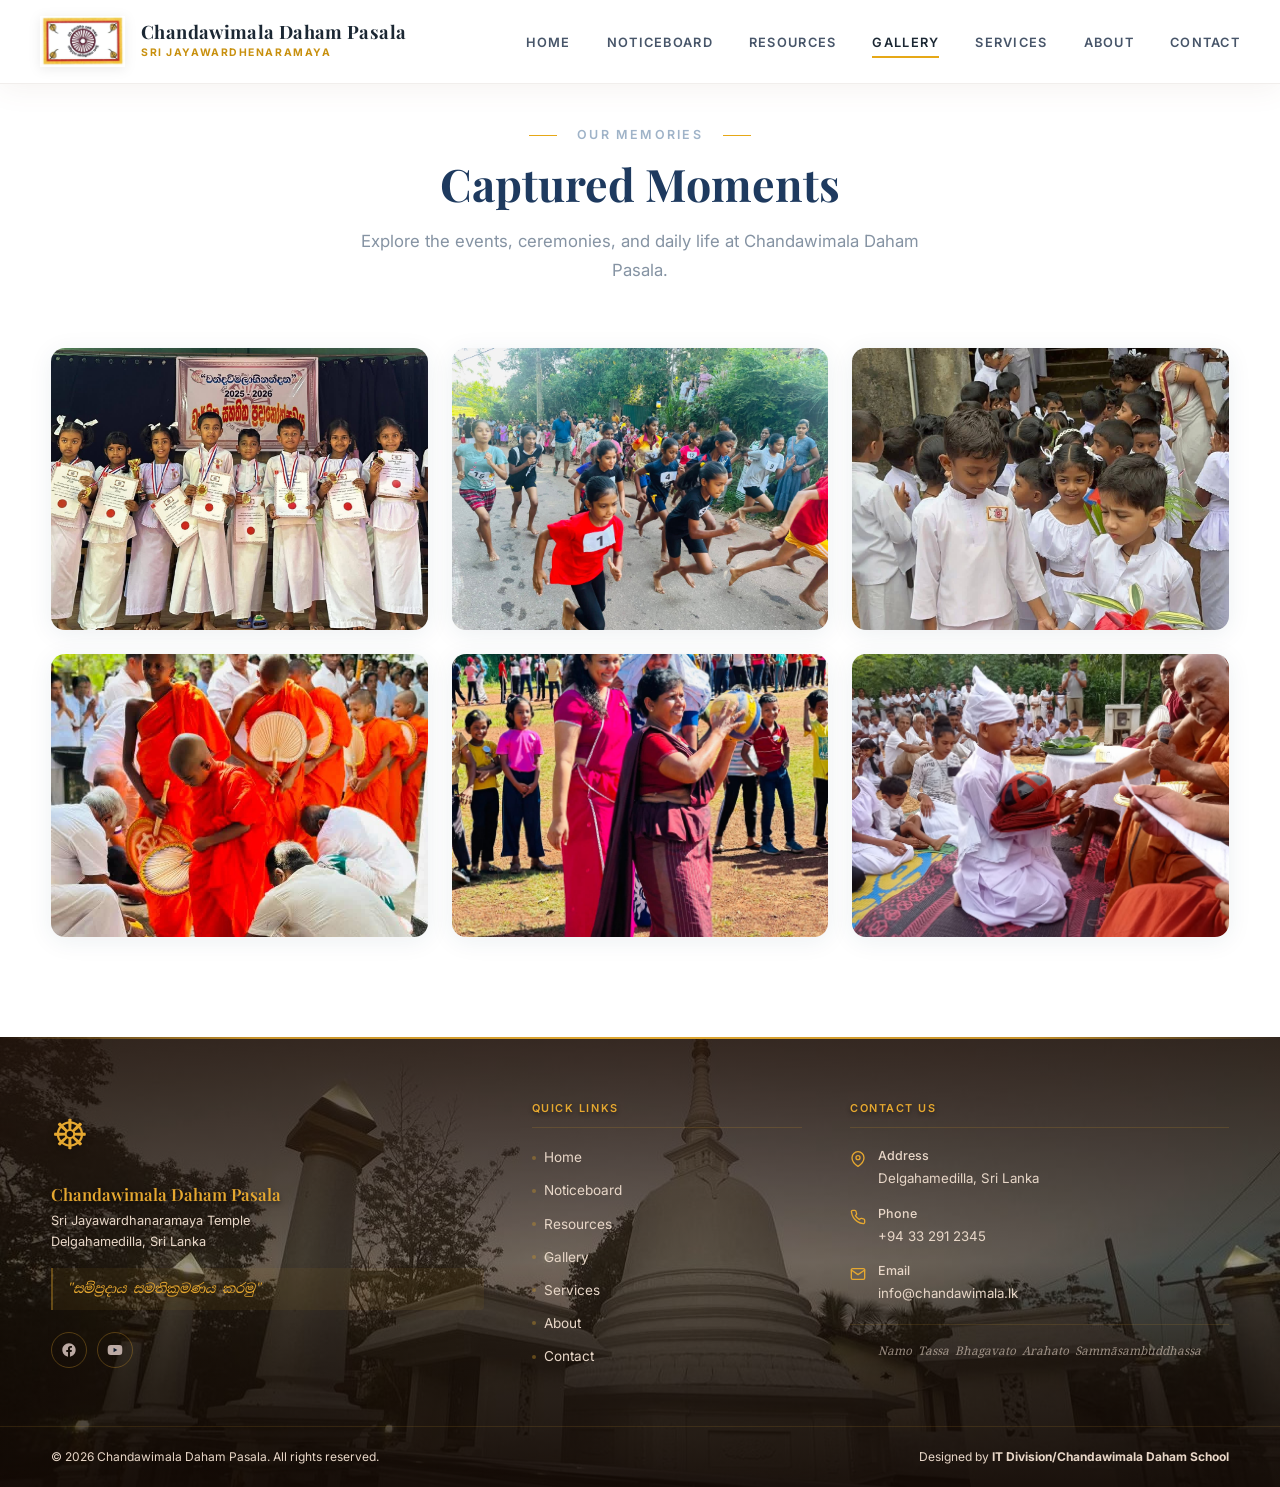
<file: gallery.html>
<!DOCTYPE html>
<html lang="en">
<head>
  <meta charset="UTF-8" />
  <meta name="viewport" content="width=device-width, initial-scale=1.0" />
  <title>Resources | Chandawimala Daham Pasala</title>
  <link href="https://fonts.googleapis.com/css2?family=Playfair+Display:ital,wght@0,500;0,700;1,500&family=Noto+Serif+Sinhala:wght@400;600&family=Inter:wght@300;400;500;600&display=swap" rel="stylesheet" />
  <link rel="icon" type="image/png" href="./assets/images/favicon.png" />
  <link rel="stylesheet" href="css/style.css" />
</head>
<body>
  <!-- NAVIGATION -->
  <header class="site-header" id="site-header" role="banner">
    <nav class="nav-inner" aria-label="Main navigation">
      <a href="index.html" class="nav-brand" aria-label="Chandawimala Daham Pasala home">
        <img src="assets/images/school-flag.png" alt="School Flag" class="nav-logo-img">

        <div class="nav-title">
          <span class="nav-title-main">Chandawimala Daham Pasala</span>
          <span class="nav-title-sub">Sri Jayawardhenaramaya</span>
        </div>
      </a>
      <button class="hamburger" id="hamburger" aria-label="Open menu" aria-expanded="false">
        <span></span><span></span><span></span>
      </button>
      <ul class="nav-links" id="nav-links" role="list">
        <li><a href="index.html" class="nav-link ">Home</a></li>
        <li><a href="notices.html" class="nav-link ">Noticeboard</a></li>
        <li><a href="resources.html" class="nav-link">Resources</a></li>
        <li><a href="gallery.html" class="nav-link active">Gallery</a></li>
           <li><a href="services.html" class="nav-link">Services</a></li>
        <li><a href="about.html" class="nav-link">About</a></li>
        <li><a href="contact.html" class="nav-link">Contact</a></li>
      </ul>
    </nav>
  </header>

  <main>
   

    <section class="gallery-section section-pad" id="gallery">
      <div class="container">
        
        <div class="section-header">
          <p class="section-eyebrow">Our Memories</p>
          <h2 class="section-title">Captured Moments</h2>
          <p class="section-sub">Explore the events, ceremonies, and daily life at Chandawimala Daham Pasala.</p>
        </div>

        <!-- <div class="gallery-filters">
          <button class="filter-btn active">All</button>
          <button class="filter-btn">Ceremonies</button>
          <button class="filter-btn">Prize Giving</button>
          <button class="filter-btn">Classrooms</button>
        </div> -->
<div class="gallery-grid">
          
          <a href="YOUR_GOOGLE_DRIVE_LINK_HERE" target="_blank" rel="noopener" class="gallery-item">
            <img src="./assets/images/prize-day bg.JPG" alt="Annual Prize Giving" loading="lazy">
            <div class="gallery-overlay">
              <span>Annual Prize Giving 2025</span>
            </div>
          </a>
          
          <a href="YOUR_GOOGLE_DRIVE_LINK_HERE" target="_blank" rel="noopener" class="gallery-item">
            <img src="./assets/images/newyear2025.JPG" alt="New Year Festival" loading="lazy">
            <div class="gallery-overlay">
              <span>New Year Festival 2025</span>
            </div>
          </a>

          <a href="#" target="_blank" rel="noopener" class="gallery-item">
            <img src="./assets/images/grade1welcome.JPG" alt="Grade 1 Welcome" loading="lazy">
            <div class="gallery-overlay">
              <span>Grade 1 Welcome</span>
            </div>
          </a>

          <a href="#" target="_blank" rel="noopener" class="gallery-item">
            <img src="./assets/images/katinapinkama.JPG" alt="Katina Pinkama" loading="lazy">
            <div class="gallery-overlay">
              <span>Katina Pinkama</span>
            </div>
          </a>

          <a href="#" target="_blank" rel="noopener" class="gallery-item">
            <img src="./assets/images/childrensday.JPG" alt="Children's Day & Teachers' Day Celebration" loading="lazy">
            <div class="gallery-overlay">
              <span>Children's Day & Teachers' Day Celebration</span>
            </div>
          </a>

          <a href="#" target="_blank" rel="noopener" class="gallery-item">
            <img src="./assets/images/mahanapinkama.JPG" alt="Ordination Ceremony" loading="lazy">
            <div class="gallery-overlay">
              <span>Ordination Ceremony</span>
            </div>
          </a>

        </div>

      </div>
    </section>
  </main>
   

  <!-- FOOTER -->
  <footer class="site-footer" role="contentinfo">
    
    <!-- Background Layers (Controlled by your CSS) -->
    <div class="footer-bg-image" aria-hidden="true"></div>
    <div class="footer-bg-overlay" aria-hidden="true"></div>
    <div class="footer-saffron-line" aria-hidden="true"></div>
    
    <!-- Real Content sits on top -->
    <div class="footer-content">
      <div class="footer-top">
        <div class="container footer-top-grid">
          
          <!-- Column 1: Brand -->
          <div class="footer-brand">
            <div class="footer-dharma" aria-hidden="true">&#x2638;&#xFE0E;</div>
            <h3>Chandawimala Daham Pasala</h3>
            <p class="footer-tagline">Sri Jayawardhanaramaya Temple<br />Delgahamedilla, Sri Lanka</p>
            <p class="footer-quote">"සම්ප්‍රදාය සමතික්‍රමණය කරමු"</p>
            
            <div class="footer-social">
              <a href="#" class="social-link" aria-label="Facebook">
                <svg width="16" height="16" viewBox="0 0 24 24" fill="currentColor"><path d="M22 12.07C22 6.5 17.52 2 12 2S2 6.5 2 12.07c0 5 3.66 9.15 8.44 9.93v-7.03H7.9v-2.9h2.54V9.84c0-2.5 1.49-3.89 3.78-3.89 1.1 0 2.24.2 2.24.2v2.47h-1.26c-1.24 0-1.63.78-1.63 1.57v1.88h2.78l-.45 2.9h-2.33V22c4.78-.78 8.44-4.93 8.44-9.93Z"></path></svg>
              </a>
              <a href="#" class="social-link" aria-label="YouTube">
                <svg width="16" height="16" viewBox="0 0 24 24" fill="currentColor"><path d="M23 12s0-3.4-.43-5a3 3 0 0 0-2.1-2.1C18.9 4.5 12 4.5 12 4.5s-6.9 0-8.47.4A3 3 0 0 0 1.43 7C1 8.6 1 12 1 12s0 3.4.43 5a3 3 0 0 0 2.1 2.1c1.57.4 8.47.4 8.47.4s6.9 0 8.47-.4a3 3 0 0 0 2.1-2.1c.43-1.6.43-5 .43-5Z"></path><path d="M9.8 15.3 15.5 12 9.8 8.7Z" fill="#0d1b2e"></path></svg>
              </a>
            </div>
          </div>

          <!-- Column 2: Quick Links -->
          <div class="footer-links-col">
            <h4>Quick Links</h4>
            <ul role="list">
              <li><a href="index.html">Home</a></li>
              <li><a href="notices.html">Noticeboard</a></li>
              <li><a href="resources.html">Resources</a></li>
              <li><a href="gallery.html">Gallery</a></li>
              <li><a href="services.html">Services</a></li>
              <li><a href="about.html">About</a></li>
              <li><a href="contact.html">Contact</a></li>
            </ul>
          </div>

          <!-- Column 3: Contact Info -->
          <div class="footer-contact">
            <h4>Contact Us</h4>
            
            <div class="footer-contact-row">
              <div class="footer-contact-icon">
                <!-- Location SVG -->
                <svg width="16" height="16" viewBox="0 0 24 24" fill="none" stroke="currentColor" stroke-width="2" stroke-linecap="round" stroke-linejoin="round"><path d="M21 10c0 7-9 13-9 13s-9-6-9-13a9 9 0 0 1 18 0z"></path><circle cx="12" cy="10" r="3"></circle></svg>
              </div>
              <div class="footer-contact-text">
                <strong>Address</strong>
                Delgahamedilla, Sri Lanka
              </div>
            </div>

            <div class="footer-contact-row">
              <div class="footer-contact-icon">
                <!-- Phone SVG -->
                <svg width="16" height="16" viewBox="0 0 24 24" fill="none" stroke="currentColor" stroke-width="2" stroke-linecap="round" stroke-linejoin="round"><path d="M22 16.92v3a2 2 0 0 1-2.18 2 19.79 19.79 0 0 1-8.63-3.07 19.5 19.5 0 0 1-6-6 19.79 19.79 0 0 1-3.07-8.67A2 2 0 0 1 4.11 2h3a2 2 0 0 1 2 1.72 12.84 12.84 0 0 0 .7 2.81 2 2 0 0 1-.45 2.11L8.09 9.91a16 16 0 0 0 6 6l1.27-1.27a2 2 0 0 1 2.11-.45 12.84 12.84 0 0 0 2.81.7A2 2 0 0 1 22 16.92z"></path></svg>
              </div>
              <div class="footer-contact-text">
                <strong>Phone</strong>
               +94 33 291 2345
              </div>
            </div>

            <div class="footer-contact-row">
              <div class="footer-contact-icon">
                <!-- Email SVG -->
                <svg width="16" height="16" viewBox="0 0 24 24" fill="none" stroke="currentColor" stroke-width="2" stroke-linecap="round" stroke-linejoin="round"><path d="M4 4h16c1.1 0 2 .9 2 2v12c0 1.1-.9 2-2 2H4c-1.1 0-2-.9-2-2V6c0-1.1.9-2 2-2z"></path><polyline points="22,6 12,13 2,6"></polyline></svg>
              </div>
              <div class="footer-contact-text">
                <strong>Email</strong>
                info@chandawimala.lk
              </div>
            </div>

            <p class="footer-pali">Namo Tassa Bhagavato Arahato Sammāsambuddhassa</p>
          </div>
          
        </div>
      </div>

      <!-- Bottom Bar -->
      <div class="footer-bottom">
        <div class="container footer-bottom-inner">
          <p>&copy; <span id="copy-year"></span> Chandawimala Daham Pasala. All rights reserved.</p>
          <p class="footer-heritage">Designed by <strong>IT Division/Chandawimala Daham School</strong></p>
        </div>
      </div>
    </div>
  </footer>
  <button class="back-to-top" id="back-to-top" aria-label="Back to top">&#x25B2;</button>
  <script src="js/script.js"></script>
</body>
</html>
</file>
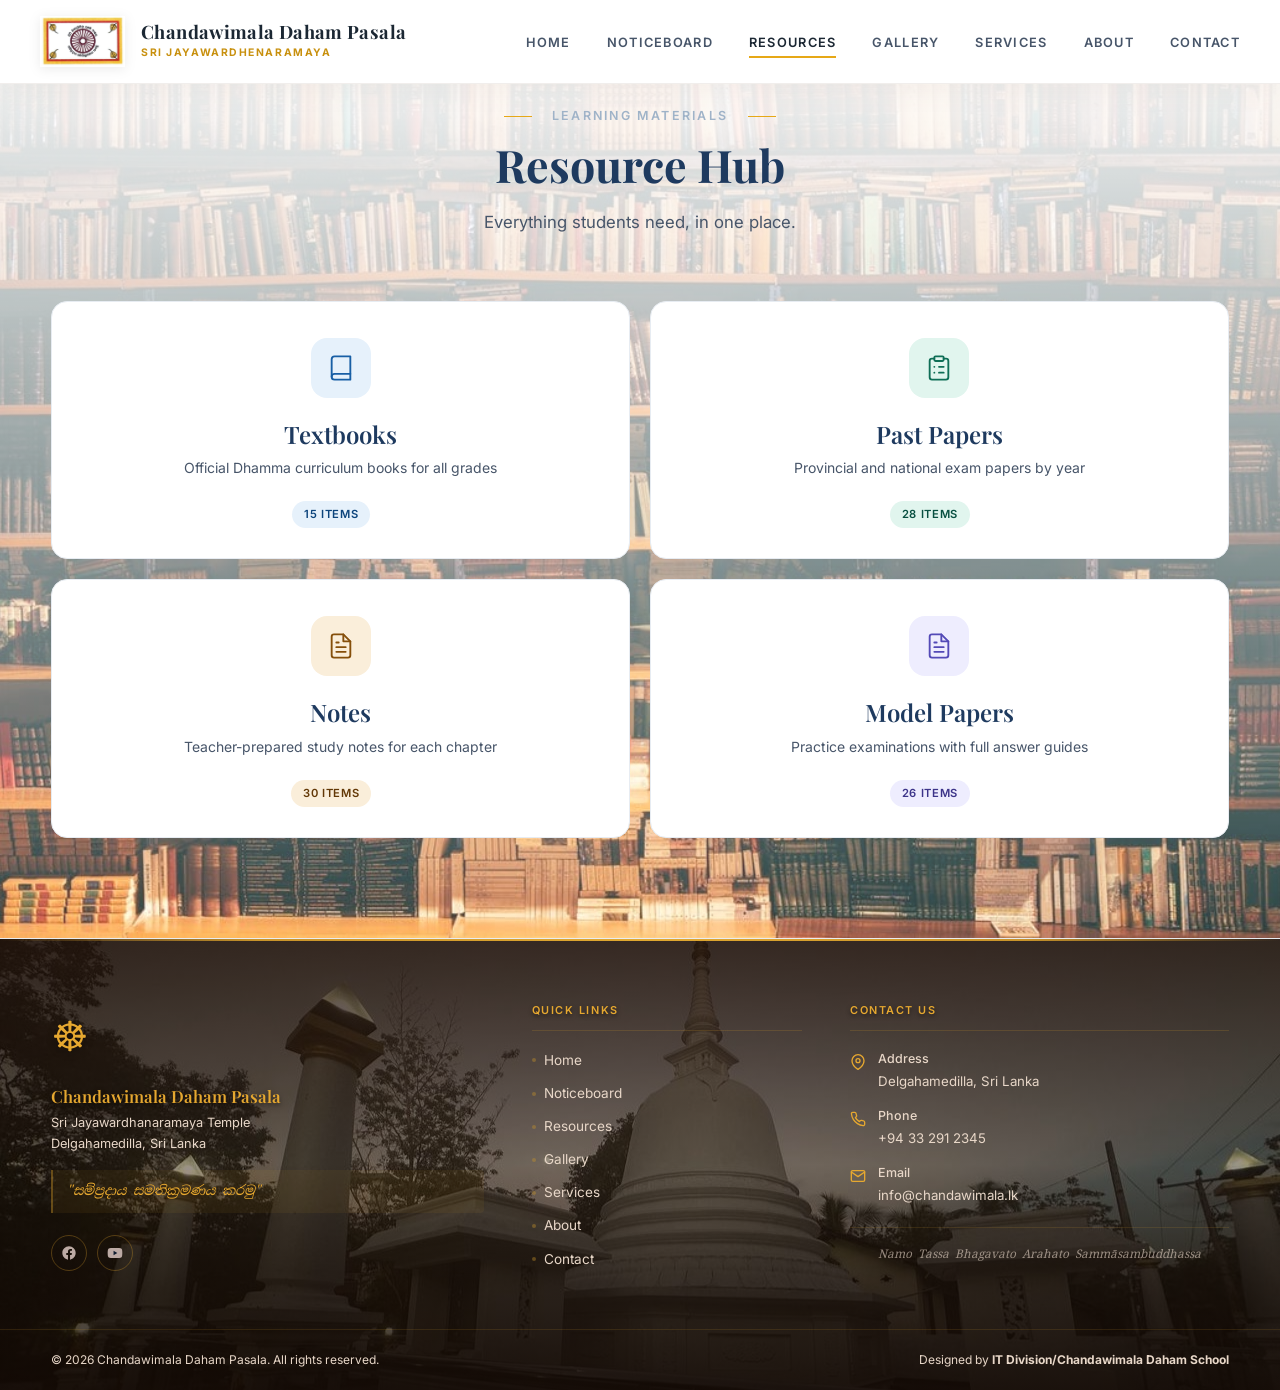
<file: resources.html>
<!DOCTYPE html>
<html lang="en">
<head>
  <meta charset="UTF-8" />
  <meta name="viewport" content="width=device-width, initial-scale=1.0" />
  <title>Resources | Chandawimala Daham Pasala</title>
  <link href="https://fonts.googleapis.com/css2?family=Playfair+Display:ital,wght@0,500;0,700;1,500&family=Noto+Serif+Sinhala:wght@400;600&family=Inter:wght@300;400;500;600&display=swap" rel="stylesheet" />
  <link rel="icon" type="image/png" href="./assets/images/favicon.png" />
  <link rel="stylesheet" href="css/style.css" />
</head>
<body>

   <!-- NAVIGATION -->
  <header class="site-header" id="site-header" role="banner">
    <nav class="nav-inner" aria-label="Main navigation">
      <a href="index.html" class="nav-brand" aria-label="Chandawimala Daham Pasala home">
        <img src="assets/images/school-flag.png" alt="School Flag" class="nav-logo-img">

        <div class="nav-title">
          <span class="nav-title-main">Chandawimala Daham Pasala</span>
          <span class="nav-title-sub">Sri Jayawardhenaramaya</span>
        </div>
      </a>
      <button class="hamburger" id="hamburger" aria-label="Open menu" aria-expanded="false">
        <span></span><span></span><span></span>
      </button>
      <ul class="nav-links" id="nav-links" role="list">
        <li><a href="index.html" class="nav-link ">Home</a></li>
        <li><a href="notices.html" class="nav-link ">Noticeboard</a></li>
        <li><a href="resources.html" class="nav-link active">Resources</a></li>
        <li><a href="gallery.html" class="nav-link">Gallery</a></li>
           <li><a href="services.html" class="nav-link">Services</a></li>
        <li><a href="about.html" class="nav-link">About</a></li>
        <li><a href="contact.html" class="nav-link">Contact</a></li>
      </ul>
    </nav>
  </header>

  <main>
<!-- SUBPAGE BANNER -->
    <!-- <section class="hero-subpage" style="background-image: url('assets/images/library-banner.jpg');">
      <div>
        <h1>Resource Hub</h1>
        <p>Textbooks, Past Papers, and Digital Library</p>
      </div>
    </section> -->

   <section class="resources section-pad" id="resources" aria-labelledby="resources-heading">
  <div class="container">
    <div class="section-header">
      <p class="section-eyebrow">Learning Materials</p>
      <h2 id="resources-heading" class="section-title">Resource Hub</h2>
      <p class="section-sub">Everything students need, in one place.</p>
    </div>
    

     <div class="resources-grid">

      <!-- CARD 1: TEXTBOOKS -->
      <a href="https://drive.google.com/drive/folders/1bUiwvz_hC7C_h-lZYQJPaW7u_fOO_MFF?usp=drive_link" target="_blank" rel="noopener noreferrer" class="resource-card">
        <div class="resource-card-bar" style="background:#185FA5;"></div>
        <div class="resource-icon" style="background:#E6F1FB;">
          <svg viewBox="0 0 24 24" stroke="#185FA5" aria-hidden="true">
            <path d="M4 19.5A2.5 2.5 0 0 1 6.5 17H20"/>
            <path d="M6.5 2H20v20H6.5A2.5 2.5 0 0 1 4 19.5v-15A2.5 2.5 0 0 1 6.5 2z"/>
          </svg>
        </div>
        <h3>Textbooks</h3>
        <p>Official Dhamma curriculum books for all grades</p>
        <div class="resource-meta">
          <span class="resource-count" style="background:#E6F1FB;color:#0C447C;">15 items</span>
          <span class="resource-arrow">→</span>
        </div>
      </a>

<!-- CARD 2: PAST PAPERS -->
      <a href="https://drive.google.com/drive/folders/1E6kMV1chhHcFNXVSkkv2XO6S5lUIVmN0?usp=drive_link" target="_blank" rel="noopener noreferrer" class="resource-card">
        <div class="resource-card-bar" style="background:#0F6E56;"></div>
        <div class="resource-icon" style="background:#E1F5EE;">
          <svg viewBox="0 0 24 24" stroke="#0F6E56" aria-hidden="true">
            <rect x="8" y="2" width="8" height="4" rx="1"/>
            <path d="M16 4h2a2 2 0 0 1 2 2v14a2 2 0 0 1-2 2H6a2 2 0 0 1-2-2V6a2 2 0 0 1 2-2h2"/>
            <line x1="12" y1="11" x2="16" y2="11"/>
            <line x1="12" y1="16" x2="16" y2="16"/>
            <line x1="8" y1="11" x2="8.01" y2="11"/>
            <line x1="8" y1="16" x2="8.01" y2="16"/>
          </svg>
        </div>
        <h3>Past Papers</h3>
        <p>Provincial and national exam papers by year</p>
        <div class="resource-meta">
          <span class="resource-count" style="background:#E1F5EE;color:#085041;">28 items</span>
          <span class="resource-arrow">→</span>
        </div>
      </a>

      <!-- CARD 3: NOTES -->
      <a href="https://drive.google.com/drive/folders/1WLOxF2bVI0ZTMZdEjMcHaiZyMwr2l_cE?usp=drive_link" target="_blank" rel="noopener noreferrer" class="resource-card">
        <div class="resource-card-bar" style="background:#854F0B;"></div>
        <div class="resource-icon" style="background:#FAEEDA;">
          <svg viewBox="0 0 24 24" stroke="#854F0B" aria-hidden="true">
            <path d="M14 2H6a2 2 0 0 0-2 2v16a2 2 0 0 0 2 2h12a2 2 0 0 0 2-2V8z"/>
            <polyline points="14 2 14 8 20 8"/>
            <line x1="16" y1="13" x2="8" y2="13"/>
            <line x1="16" y1="17" x2="8" y2="17"/>
            <polyline points="10 9 9 9 8 9"/>
          </svg>
        </div>
        <h3>Notes</h3>
        <p>Teacher-prepared study notes for each chapter</p>
        <div class="resource-meta">
          <span class="resource-count" style="background:#FAEEDA;color:#633806;">30 items</span>
          <span class="resource-arrow">→</span>
        </div>
      </a>

    <a href="https://drive.google.com/drive/folders/1mUg2jOhhotx4_5HFfas5GjVduzTb66Kz?usp=drive_link" target="_blank" rel="noopener noreferrer" class="resource-card">
        <div class="resource-card-bar" style="background:#534AB7;"></div>
        <div class="resource-icon" style="background:#EEEDFE;">
          <svg viewBox="0 0 24 24" stroke="#534AB7" aria-hidden="true">
            <path d="M14 2H6a2 2 0 0 0-2 2v16a2 2 0 0 0 2 2h12a2 2 0 0 0 2-2V8z"/>
            <polyline points="14 2 14 8 20 8"/>
            <line x1="16" y1="13" x2="8" y2="13"/>
            <line x1="16" y1="17" x2="8" y2="17"/>
            <line x1="10" y1="9" x2="8" y2="9"/>
          </svg>
        </div>
        <h3>Model Papers</h3>
        <p>Practice examinations with full answer guides</p>
        <div class="resource-meta">
          <span class="resource-count" style="background:#EEEDFE;color:#3C3489;">26 items</span>
          <span class="resource-arrow">→</span>
        </div>
      </a>

    </div>
  </div>
</section>
   
  </main>

  <!-- FOOTER -->
  <!-- FOOTER -->
  <footer class="site-footer" role="contentinfo">
    
    <!-- Background Layers (Controlled by your CSS) -->
    <div class="footer-bg-image" aria-hidden="true"></div>
    <div class="footer-bg-overlay" aria-hidden="true"></div>
    <div class="footer-saffron-line" aria-hidden="true"></div>
    
    <!-- Real Content sits on top -->
    <div class="footer-content">
      <div class="footer-top">
        <div class="container footer-top-grid">
          
          <!-- Column 1: Brand -->
          <div class="footer-brand">
            <div class="footer-dharma" aria-hidden="true">&#x2638;&#xFE0E;</div>
            <h3>Chandawimala Daham Pasala</h3>
            <p class="footer-tagline">Sri Jayawardhanaramaya Temple<br />Delgahamedilla, Sri Lanka</p>
            <p class="footer-quote">"සම්ප්‍රදාය සමතික්‍රමණය කරමු"</p>
            
            <div class="footer-social">
              <a href="#" class="social-link" aria-label="Facebook">
                <svg width="16" height="16" viewBox="0 0 24 24" fill="currentColor"><path d="M22 12.07C22 6.5 17.52 2 12 2S2 6.5 2 12.07c0 5 3.66 9.15 8.44 9.93v-7.03H7.9v-2.9h2.54V9.84c0-2.5 1.49-3.89 3.78-3.89 1.1 0 2.24.2 2.24.2v2.47h-1.26c-1.24 0-1.63.78-1.63 1.57v1.88h2.78l-.45 2.9h-2.33V22c4.78-.78 8.44-4.93 8.44-9.93Z"></path></svg>
              </a>
              <a href="#" class="social-link" aria-label="YouTube">
                <svg width="16" height="16" viewBox="0 0 24 24" fill="currentColor"><path d="M23 12s0-3.4-.43-5a3 3 0 0 0-2.1-2.1C18.9 4.5 12 4.5 12 4.5s-6.9 0-8.47.4A3 3 0 0 0 1.43 7C1 8.6 1 12 1 12s0 3.4.43 5a3 3 0 0 0 2.1 2.1c1.57.4 8.47.4 8.47.4s6.9 0 8.47-.4a3 3 0 0 0 2.1-2.1c.43-1.6.43-5 .43-5Z"></path><path d="M9.8 15.3 15.5 12 9.8 8.7Z" fill="#0d1b2e"></path></svg>
              </a>
            </div>
          </div>

          <!-- Column 2: Quick Links -->
          <div class="footer-links-col">
            <h4>Quick Links</h4>
            <ul role="list">
              <li><a href="index.html">Home</a></li>
              <li><a href="notices.html">Noticeboard</a></li>
              <li><a href="resources.html">Resources</a></li>
              <li><a href="gallery.html">Gallery</a></li>
              <li><a href="services.html">Services</a></li>
              <li><a href="about.html">About</a></li>
              <li><a href="contact.html">Contact</a></li>
            </ul>
          </div>

          <!-- Column 3: Contact Info -->
          <div class="footer-contact">
            <h4>Contact Us</h4>
            
            <div class="footer-contact-row">
              <div class="footer-contact-icon">
                <!-- Location SVG -->
                <svg width="16" height="16" viewBox="0 0 24 24" fill="none" stroke="currentColor" stroke-width="2" stroke-linecap="round" stroke-linejoin="round"><path d="M21 10c0 7-9 13-9 13s-9-6-9-13a9 9 0 0 1 18 0z"></path><circle cx="12" cy="10" r="3"></circle></svg>
              </div>
              <div class="footer-contact-text">
                <strong>Address</strong>
                Delgahamedilla, Sri Lanka
              </div>
            </div>

            <div class="footer-contact-row">
              <div class="footer-contact-icon">
                <!-- Phone SVG -->
                <svg width="16" height="16" viewBox="0 0 24 24" fill="none" stroke="currentColor" stroke-width="2" stroke-linecap="round" stroke-linejoin="round"><path d="M22 16.92v3a2 2 0 0 1-2.18 2 19.79 19.79 0 0 1-8.63-3.07 19.5 19.5 0 0 1-6-6 19.79 19.79 0 0 1-3.07-8.67A2 2 0 0 1 4.11 2h3a2 2 0 0 1 2 1.72 12.84 12.84 0 0 0 .7 2.81 2 2 0 0 1-.45 2.11L8.09 9.91a16 16 0 0 0 6 6l1.27-1.27a2 2 0 0 1 2.11-.45 12.84 12.84 0 0 0 2.81.7A2 2 0 0 1 22 16.92z"></path></svg>
              </div>
              <div class="footer-contact-text">
                <strong>Phone</strong>
                +94 33 291 2345
              </div>
            </div>

            <div class="footer-contact-row">
              <div class="footer-contact-icon">
                <!-- Email SVG -->
                <svg width="16" height="16" viewBox="0 0 24 24" fill="none" stroke="currentColor" stroke-width="2" stroke-linecap="round" stroke-linejoin="round"><path d="M4 4h16c1.1 0 2 .9 2 2v12c0 1.1-.9 2-2 2H4c-1.1 0-2-.9-2-2V6c0-1.1.9-2 2-2z"></path><polyline points="22,6 12,13 2,6"></polyline></svg>
              </div>
              <div class="footer-contact-text">
                <strong>Email</strong>
                info@chandawimala.lk
              </div>
            </div>

            <p class="footer-pali">Namo Tassa Bhagavato Arahato Sammāsambuddhassa</p>
          </div>
          
        </div>
      </div>

      <!-- Bottom Bar -->
      <div class="footer-bottom">
        <div class="container footer-bottom-inner">
          <p>&copy; <span id="copy-year"></span> Chandawimala Daham Pasala. All rights reserved.</p>
          <p class="footer-heritage">Designed by <strong>IT Division/Chandawimala Daham School</strong></p>
        </div>
      </div>
    </div>
  </footer>

 <button class="back-to-top" id="back-to-top" aria-label="Back to top">&#x25B2;</button>
  <script src="js/script.js"></script>
</body>
</html>
</file>
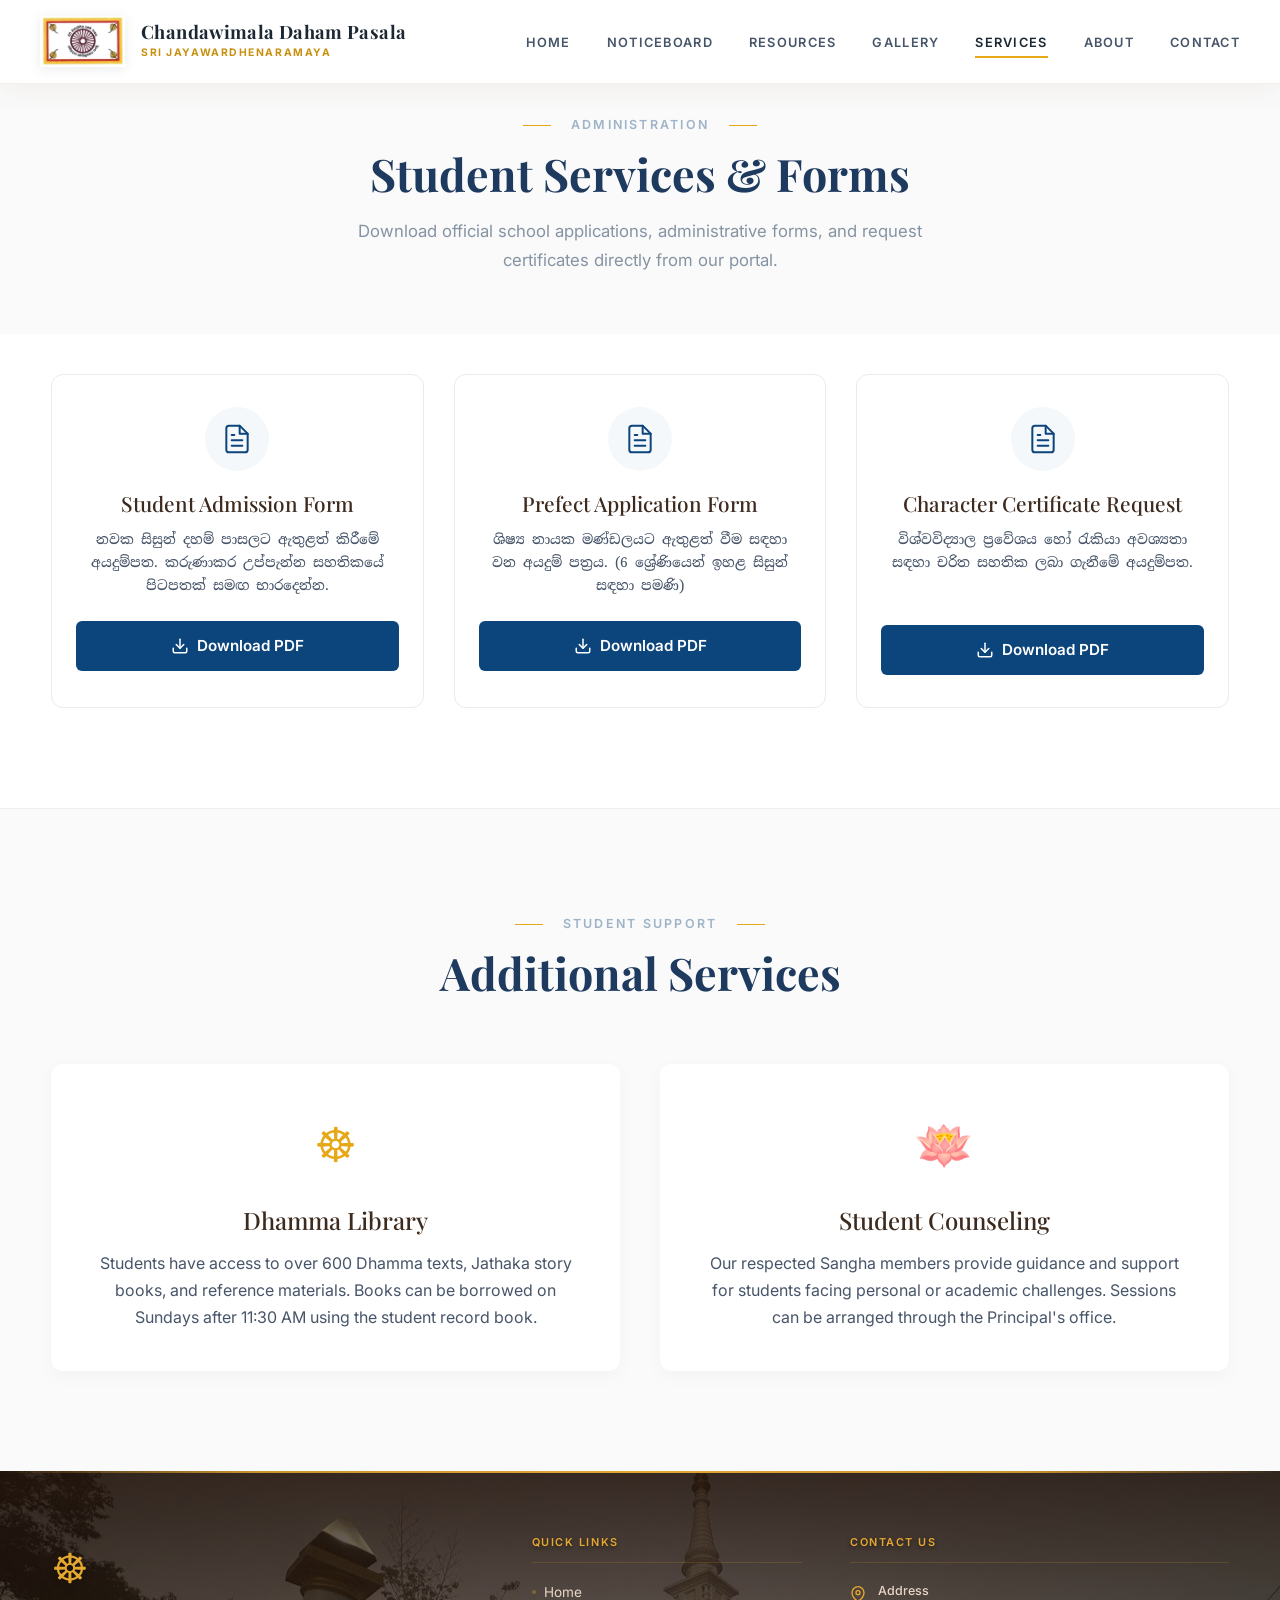
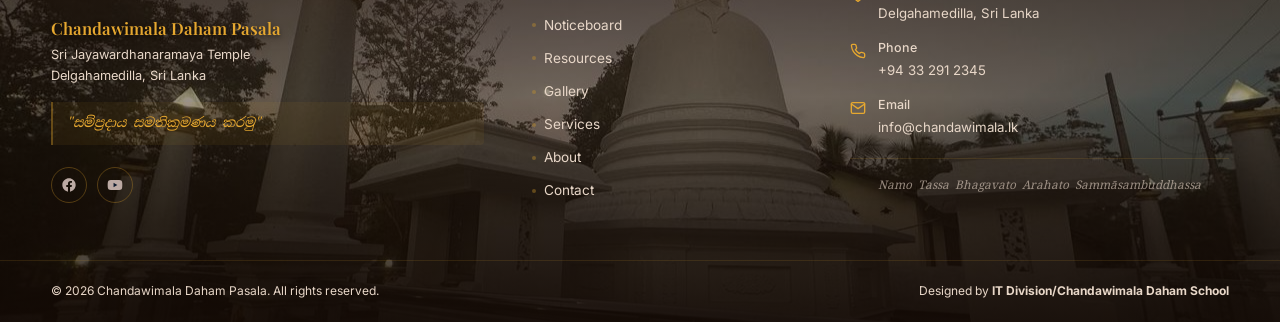
<file: services.html>
<!DOCTYPE html>
<html lang="en">

<head>
  <meta charset="UTF-8" />
  <meta name="viewport" content="width=device-width, initial-scale=1.0" />
  <title>Services & Forms | Chandawimala Daham Pasala</title>
  <link
    href="https://fonts.googleapis.com/css2?family=Playfair+Display:ital,wght@0,500;0,700;1,500&family=Noto+Serif+Sinhala:wght@400;600&family=Inter:wght@300;400;500;600&display=swap"
    rel="stylesheet" />
  <link rel="icon" type="image/png" href="./assets/images/favicon.png" />
  <link rel="stylesheet" href="css/style.css" />
</head>

<body>

  <!-- NAVIGATION -->
  <header class="site-header" id="site-header" role="banner">
    <nav class="nav-inner" aria-label="Main navigation">
      <a href="index.html" class="nav-brand" aria-label="Chandawimala Daham Pasala home">
        <img src="assets/images/school-flag.png" alt="School Flag" class="nav-logo-img">
        <div class="nav-title">
          <span class="nav-title-main">Chandawimala Daham Pasala</span>
          <span class="nav-title-sub">Sri Jayawardhenaramaya</span>
        </div>
      </a>
      <button class="hamburger" id="hamburger" aria-label="Open menu" aria-expanded="false">
        <span></span><span></span><span></span>
      </button>
      
      <!-- NAV LINKS -->
      <ul class="nav-links" id="nav-links" role="list">
        <li><a href="index.html" class="nav-link">Home</a></li>
        <li><a href="notices.html" class="nav-link">Noticeboard</a></li>
        <li><a href="resources.html" class="nav-link">Resources</a></li>
        <li><a href="gallery.html" class="nav-link">Gallery</a></li>
        <li><a href="services.html" class="nav-link active">Services</a></li> <!-- ACTIVE LINK HERE -->
        <li><a href="about.html" class="nav-link">About</a></li>
        <li><a href="contact.html" class="nav-link">Contact</a></li>
      </ul>
    </nav>
  </header>

  <main>
    
    <!-- PAGE HEADER -->
    <section class="section-pad" style="background: #FAFAFA; text-align: center; padding-top: 110px; padding-bottom: 60px;">
      <div class="container">
        <p class="section-eyebrow">Administration</p>
        <h1 class="section-title" style="font-size: 2.8rem;">Student Services & Forms</h1>
        <p class="section-sub" style="max-width: 600px; margin: 0 auto;">Download official school applications, administrative forms, and request certificates directly from our portal.</p>
      </div>
    </section>

    <!-- DOWNLOADABLE FORMS SECTION -->
    <section class="section-pad" style="padding-top: 20px;">
      <div class="container">
        
        <div class="forms-grid">
          
          <!-- Form Card 1: New Admission -->
          <div class="form-card">
            <div class="form-icon-wrapper">
              <svg viewBox="0 0 24 24" fill="none" stroke="currentColor" stroke-width="1.5" stroke-linecap="round" stroke-linejoin="round"><path d="M14 2H6a2 2 0 0 0-2 2v16a2 2 0 0 0 2 2h12a2 2 0 0 0 2-2V8z"></path><polyline points="14 2 14 8 20 8"></polyline><line x1="16" y1="13" x2="8" y2="13"></line><line x1="16" y1="17" x2="8" y2="17"></line><polyline points="10 9 9 9 8 9"></polyline></svg>
            </div>
            <div class="form-content">
              <h3>Student Admission Form</h3>
              <p>නවක සිසුන් දහම් පාසලට ඇතුළත් කිරීමේ අයදුම්පත. කරුණාකර උප්පැන්න සහතිකයේ පිටපතක් සමඟ භාරදෙන්න.</p>
              <!-- Add Google Drive Link Here -->
              <a href="PASTE_DRIVE_LINK_HERE" target="_blank" rel="noopener noreferrer" class="btn-download">
                <svg viewBox="0 0 24 24" fill="none" stroke="currentColor" stroke-width="2" stroke-linecap="round" stroke-linejoin="round"><path d="M21 15v4a2 2 0 0 1-2 2H5a2 2 0 0 1-2-2v-4"></path><polyline points="7 10 12 15 17 10"></polyline><line x1="12" y1="15" x2="12" y2="3"></line></svg>
                Download PDF
              </a>
            </div>
          </div>

          <!-- Form Card 2: Prefect Application -->
          <div class="form-card">
            <div class="form-icon-wrapper">
              <svg viewBox="0 0 24 24" fill="none" stroke="currentColor" stroke-width="1.5" stroke-linecap="round" stroke-linejoin="round"><path d="M14 2H6a2 2 0 0 0-2 2v16a2 2 0 0 0 2 2h12a2 2 0 0 0 2-2V8z"></path><polyline points="14 2 14 8 20 8"></polyline><line x1="16" y1="13" x2="8" y2="13"></line><line x1="16" y1="17" x2="8" y2="17"></line><polyline points="10 9 9 9 8 9"></polyline></svg>
            </div>
            <div class="form-content">
              <h3>Prefect Application Form</h3>
              <p>ශිෂ්‍ය නායක මණ්ඩලයට ඇතුළත් වීම සඳහා වන අයදුම් පත්‍රය. (6 ශ්‍රේණියෙන් ඉහළ සිසුන් සඳහා පමණි)</p>
              <a href="PASTE_DRIVE_LINK_HERE" target="_blank" rel="noopener noreferrer" class="btn-download">
                <svg viewBox="0 0 24 24" fill="none" stroke="currentColor" stroke-width="2" stroke-linecap="round" stroke-linejoin="round"><path d="M21 15v4a2 2 0 0 1-2 2H5a2 2 0 0 1-2-2v-4"></path><polyline points="7 10 12 15 17 10"></polyline><line x1="12" y1="15" x2="12" y2="3"></line></svg>
                Download PDF
              </a>
            </div>
          </div>

          <!-- Form Card 3: Character Certificate -->
          <div class="form-card">
            <div class="form-icon-wrapper">
              <svg viewBox="0 0 24 24" fill="none" stroke="currentColor" stroke-width="1.5" stroke-linecap="round" stroke-linejoin="round"><path d="M14 2H6a2 2 0 0 0-2 2v16a2 2 0 0 0 2 2h12a2 2 0 0 0 2-2V8z"></path><polyline points="14 2 14 8 20 8"></polyline><line x1="16" y1="13" x2="8" y2="13"></line><line x1="16" y1="17" x2="8" y2="17"></line><polyline points="10 9 9 9 8 9"></polyline></svg>
            </div>
            <div class="form-content">
              <h3>Character Certificate Request</h3>
              <p>විශ්වවිද්‍යාල ප්‍රවේශය හෝ රැකියා අවශ්‍යතා සඳහා චරිත සහතික ලබා ගැනීමේ අයදුම්පත.</p><br>
              <a href="PASTE_DRIVE_LINK_HERE" target="_blank" rel="noopener noreferrer" class="btn-download">
                <svg viewBox="0 0 24 24" fill="none" stroke="currentColor" stroke-width="2" stroke-linecap="round" stroke-linejoin="round"><path d="M21 15v4a2 2 0 0 1-2 2H5a2 2 0 0 1-2-2v-4"></path><polyline points="7 10 12 15 17 10"></polyline><line x1="12" y1="15" x2="12" y2="3"></line></svg>
                Download PDF
              </a>
            </div>
          </div>

          <!-- Form Card 4: Leave Application -->
          <!-- <div class="form-card">
            <div class="form-icon-wrapper">
              <svg viewBox="0 0 24 24" fill="none" stroke="currentColor" stroke-width="1.5" stroke-linecap="round" stroke-linejoin="round"><path d="M14 2H6a2 2 0 0 0-2 2v16a2 2 0 0 0 2 2h12a2 2 0 0 0 2-2V8z"></path><polyline points="14 2 14 8 20 8"></polyline><line x1="16" y1="13" x2="8" y2="13"></line><line x1="16" y1="17" x2="8" y2="17"></line><polyline points="10 9 9 9 8 9"></polyline></svg>
            </div>
            <div class="form-content">
              <h3>Leave of Absence Form</h3>
              <p>Submit this form if a student requires extended leave (more than 3 consecutive weeks) due to O/L or A/L exams or illness.</p>
              <a href="PASTE_DRIVE_LINK_HERE" target="_blank" rel="noopener noreferrer" class="btn-download">
                <svg viewBox="0 0 24 24" fill="none" stroke="currentColor" stroke-width="2" stroke-linecap="round" stroke-linejoin="round"><path d="M21 15v4a2 2 0 0 1-2 2H5a2 2 0 0 1-2-2v-4"></path><polyline points="7 10 12 15 17 10"></polyline><line x1="12" y1="15" x2="12" y2="3"></line></svg>
                Download PDF
              </a>
            </div> -->
          </div>

        </div>
      </div>
    </section>

    <!-- OTHER TEMPLE SERVICES (Library, Counseling) -->
    <section class="section-pad" style="background: #FAFAFA; border-top: 1px solid #eee;">
      <div class="container">
        <div class="section-header" style="text-align: center;">
          <p class="section-eyebrow">Student Support</p>
          <h2 class="section-title">Additional Services</h2>
        </div>
        
        <div class="additional-services-grid">
          
          <div class="service-info-card">
            <div class="service-info-icon">&#x2638;&#xFE0E;</div>
            <h3>Dhamma Library</h3>
            <p>Students have access to over 600 Dhamma texts, Jathaka story books, and reference materials. Books can be borrowed on Sundays after 11:30 AM using the student record book.</p>
          </div>

          <div class="service-info-card">
            <div class="service-info-icon">🪷</div>
            <h3>Student Counseling</h3>
            <p>Our respected Sangha members provide guidance and support for students facing personal or academic challenges. Sessions can be arranged through the Principal's office.</p>
          </div>

        </div>
      </div>
    </section>

  </main>

  <!-- FOOTER -->
  <footer class="site-footer" role="contentinfo">
    
    <!-- Background Layers (Controlled by your CSS) -->
    <div class="footer-bg-image" aria-hidden="true"></div>
    <div class="footer-bg-overlay" aria-hidden="true"></div>
    <div class="footer-saffron-line" aria-hidden="true"></div>
    
    <!-- Real Content sits on top -->
    <div class="footer-content">
      <div class="footer-top">
        <div class="container footer-top-grid">
          
          <!-- Column 1: Brand -->
          <div class="footer-brand">
            <div class="footer-dharma" aria-hidden="true">&#x2638;&#xFE0E;</div>
            <h3>Chandawimala Daham Pasala</h3>
            <p class="footer-tagline">Sri Jayawardhanaramaya Temple<br />Delgahamedilla, Sri Lanka</p>
            <p class="footer-quote">"සම්ප්‍රදාය සමතික්‍රමණය කරමු"</p>
            
            <div class="footer-social">
              <a href="#" class="social-link" aria-label="Facebook">
                <svg width="16" height="16" viewBox="0 0 24 24" fill="currentColor"><path d="M22 12.07C22 6.5 17.52 2 12 2S2 6.5 2 12.07c0 5 3.66 9.15 8.44 9.93v-7.03H7.9v-2.9h2.54V9.84c0-2.5 1.49-3.89 3.78-3.89 1.1 0 2.24.2 2.24.2v2.47h-1.26c-1.24 0-1.63.78-1.63 1.57v1.88h2.78l-.45 2.9h-2.33V22c4.78-.78 8.44-4.93 8.44-9.93Z"></path></svg>
              </a>
              <a href="#" class="social-link" aria-label="YouTube">
                <svg width="16" height="16" viewBox="0 0 24 24" fill="currentColor"><path d="M23 12s0-3.4-.43-5a3 3 0 0 0-2.1-2.1C18.9 4.5 12 4.5 12 4.5s-6.9 0-8.47.4A3 3 0 0 0 1.43 7C1 8.6 1 12 1 12s0 3.4.43 5a3 3 0 0 0 2.1 2.1c1.57.4 8.47.4 8.47.4s6.9 0 8.47-.4a3 3 0 0 0 2.1-2.1c.43-1.6.43-5 .43-5Z"></path><path d="M9.8 15.3 15.5 12 9.8 8.7Z" fill="#0d1b2e"></path></svg>
              </a>
            </div>
          </div>

          <!-- Column 2: Quick Links -->
          <div class="footer-links-col">
            <h4>Quick Links</h4>
            <ul role="list">
              <li><a href="index.html">Home</a></li>
              <li><a href="notices.html">Noticeboard</a></li>
              <li><a href="resources.html">Resources</a></li>
              <li><a href="gallery.html">Gallery</a></li>
              <li><a href="services.html">Services</a></li>
              <li><a href="about.html">About</a></li>
              <li><a href="contact.html">Contact</a></li>
            </ul>
          </div>

          <!-- Column 3: Contact Info -->
          <div class="footer-contact">
            <h4>Contact Us</h4>
            
            <div class="footer-contact-row">
              <div class="footer-contact-icon">
                <!-- Location SVG -->
                <svg width="16" height="16" viewBox="0 0 24 24" fill="none" stroke="currentColor" stroke-width="2" stroke-linecap="round" stroke-linejoin="round"><path d="M21 10c0 7-9 13-9 13s-9-6-9-13a9 9 0 0 1 18 0z"></path><circle cx="12" cy="10" r="3"></circle></svg>
              </div>
              <div class="footer-contact-text">
                <strong>Address</strong>
                Delgahamedilla, Sri Lanka
              </div>
            </div>

            <div class="footer-contact-row">
              <div class="footer-contact-icon">
                <!-- Phone SVG -->
                <svg width="16" height="16" viewBox="0 0 24 24" fill="none" stroke="currentColor" stroke-width="2" stroke-linecap="round" stroke-linejoin="round"><path d="M22 16.92v3a2 2 0 0 1-2.18 2 19.79 19.79 0 0 1-8.63-3.07 19.5 19.5 0 0 1-6-6 19.79 19.79 0 0 1-3.07-8.67A2 2 0 0 1 4.11 2h3a2 2 0 0 1 2 1.72 12.84 12.84 0 0 0 .7 2.81 2 2 0 0 1-.45 2.11L8.09 9.91a16 16 0 0 0 6 6l1.27-1.27a2 2 0 0 1 2.11-.45 12.84 12.84 0 0 0 2.81.7A2 2 0 0 1 22 16.92z"></path></svg>
              </div>
              <div class="footer-contact-text">
                <strong>Phone</strong>
                +94 33 291 2345
              </div>
            </div>

            <div class="footer-contact-row">
              <div class="footer-contact-icon">
                <!-- Email SVG -->
                <svg width="16" height="16" viewBox="0 0 24 24" fill="none" stroke="currentColor" stroke-width="2" stroke-linecap="round" stroke-linejoin="round"><path d="M4 4h16c1.1 0 2 .9 2 2v12c0 1.1-.9 2-2 2H4c-1.1 0-2-.9-2-2V6c0-1.1.9-2 2-2z"></path><polyline points="22,6 12,13 2,6"></polyline></svg>
              </div>
              <div class="footer-contact-text">
                <strong>Email</strong>
                info@chandawimala.lk
              </div>
            </div>

            <p class="footer-pali">Namo Tassa Bhagavato Arahato Sammāsambuddhassa</p>
          </div>
          
        </div>
      </div>

      <!-- Bottom Bar -->
      <div class="footer-bottom">
        <div class="container footer-bottom-inner">
          <p>&copy; <span id="copy-year"></span> Chandawimala Daham Pasala. All rights reserved.</p>
          <p class="footer-heritage">Designed by <strong>IT Division/Chandawimala Daham School</strong></p>
        </div>
      </div>
    </div>
  </footer>

  <button class="back-to-top" id="back-to-top" aria-label="Back to top">&#x25B2;</button>
  <script src="js/script.js"></script>
  <script>
    document.getElementById('copy-year').textContent = new Date().getFullYear();
  </script>
</body>
</html>
</file>
<file: css/style.css>
/* ════════════════════════════════════════════
   CHANDAWIMALA DAHAM PASALA
   style.css — Complete Stylesheet (White & Navy Professional Theme)
   ════════════════════════════════════════════ */

/* ── DESIGN TOKENS ── */
:root {
  --saffron:      #E6A817;
  --saffron-light:#F5C84A;
  --saffron-deep: #C8900E;
  
  /* Professional Navy / Slate Theme Colors */
  --ink-pale:  #E7ECF2; /* Cool pale slate for backgrounds */
  --ink-soft:    #9FB3C8; /* Medium slate-blue for accents and borders */
  --ink-deep:   #1E3A5F; /* Deep navy for headings and contrast */
  
  --cream:        #FFFFFF; /* Base background is now pure white */
  --cream-dark:   #F8F5F1; /* Off-white for section contrast */
  --gold:         #D4AF37;
  --gold-light:   #E8D07A;
  --white:        #FFFFFF;
  
  --text-dark:    #1B2733;
  --text-mid:     #475569;
  --text-light:   #8593A3;
  
  --shadow-warm:  0 4px 24px rgba(30, 58, 95, 0.08);
  --shadow-deep:  0 12px 48px rgba(30, 58, 95, 0.15);
  --radius-sm:    6px;
  --radius-md:    14px;
  --radius-lg:    24px;
  --nav-h:        76px;
  --transition:   0.32s cubic-bezier(0.4, 0, 0.2, 1);
}

/* ── RESET & BASE ── */
*, *::before, *::after { box-sizing: border-box; margin: 0; padding: 0; }

html {
  scroll-behavior: smooth;
  font-size: 16px;
}

body {
  font-family: 'Inter', system-ui, sans-serif;
  color: var(--text-dark);
  background: var(--cream);
  line-height: 1.7;
  overflow-x: hidden;
}

img { display: block; max-width: 100%; height: auto; }
a { color: inherit; text-decoration: none; }
ul { list-style: none; }
button { cursor: pointer; border: none; background: none; font-family: inherit; }

/* ── TYPOGRAPHY ── */
h1, h2, h3 { font-family: 'Playfair Display', Georgia, serif; line-height: 1.2; }
h1 { font-size: clamp(2.6rem, 6vw, 5rem); font-weight: 700; }
h2 { font-size: clamp(1.8rem, 3.5vw, 2.8rem); font-weight: 700; }
h3 { font-size: clamp(1.1rem, 2vw, 1.4rem); font-weight: 500; }

/* ── FOCUS VISIBLE ── */
:focus-visible {
  outline: 3px solid var(--saffron);
  outline-offset: 3px;
  border-radius: 3px;
}

/* ── CONTAINER ── */
.container {
  width: 92%;
  max-width: 1220px;
  margin: 0 auto;
}

/* ── SECTION PADDING ── */
.section-pad { padding: 100px 0; }

/* ── SECTION HEADER ── */
.section-header {
  text-align: center;
  margin-bottom: 64px;
}

.section-eyebrow {
  display: inline-block;
  font-size: 0.78rem;
  font-weight: 600;
  letter-spacing: 0.18em;
  text-transform: uppercase;
  color: var(--ink-soft);
  margin-bottom: 12px;
  position: relative;
  padding: 0 20px;
}

.section-eyebrow::before,
.section-eyebrow::after {
  content: '';
  position: absolute;
  top: 50%;
  width: 28px;
  height: 1px;
  background: var(--saffron);
}
.section-eyebrow::before { right: 100%; }
.section-eyebrow::after  { left: 100%; }

.section-title {
  color: var(--ink-deep);
  margin-bottom: 16px;
}

.section-sub {
  color: var(--text-light);
  font-size: 1.05rem;
  max-width: 560px;
  margin: 0 auto;
}

.section-cta { text-align: center; margin-top: 52px; }

/* ── DIVIDER ORNAMENT ── */
.divider-ornament {
  text-align: left;
  color: var(--saffron);
  font-size: 1.6rem;
  margin: 20px 0;
  line-height: 1;
}

/* ══════════════════════════════════════════
   BUTTONS
══════════════════════════════════════════ */
.btn {
  display: inline-flex;
  align-items: center;
  gap: 8px;
  padding: 14px 34px;
  border-radius: 50px;
  font-size: 0.9rem;
  font-weight: 600;
  letter-spacing: 0.04em;
  transition: all var(--transition);
  cursor: pointer;
}

.btn-primary {
  background: #C49A2A;
  color: #1a1209;
  box-shadow: 0 4px 18px rgba(196, 154, 42, 0.38);
}
.btn-primary:hover {
  background: #D4AA35;
  box-shadow: 0 8px 28px rgba(196, 154, 42, 0.55);
  transform: translateY(-2px);
}

.btn-outline {
  background: rgba(255, 255, 255, 0.08);
  color: #fff;
  border: 1.5px solid rgba(255, 255, 255, 0.45);
}
.btn-outline:hover {
  background: rgba(255, 255, 255, 0.16);
  border-color: rgba(255, 255, 255, 0.75);
  color: #fff; /* stays white — no more disappearing text */
  transform: translateY(-2px);
}

/* Remove the override rules for span/svg — they're no longer needed */
/* ══════════════════════════════════════════
   NAVIGATION (Premium & Professional)
══════════════════════════════════════════ */
:root {
  /* Slightly taller nav bar for a premium feel */
  --nav-h: 84px; 
}

.site-header {
  position: fixed;
  top: 0;
  left: 0;
  right: 0;
  z-index: 1000;
  height: var(--nav-h);
  background: rgba(255, 255, 255, 0.98); 
  backdrop-filter: blur(16px);
  /* Softer, wider premium shadow and subtle border */
  box-shadow: 0 4px 30px rgba(122, 92, 67, 0.08); 
  border-bottom: 1px solid rgba(122, 92, 67, 0.1); 
  transition: all var(--transition);
}

.nav-inner {
  height: 100%;
  display: flex;
  align-items: center;
  justify-content: space-between;
  max-width: 1340px;
  margin: 0 auto;
  padding: 0 40px;
}

.nav-brand {
  display: flex;
  align-items: center;
  gap: 16px;
  text-decoration: none;
  transition: opacity var(--transition);
}

.nav-brand:hover {
  opacity: 0.9;
}

.nav-logo-img {
  height: 52px; 
  width: auto;
  object-fit: contain;
  filter: drop-shadow(0 2px 6px rgba(0,0,0,0.08));
}

.nav-title { 
  display: flex; 
  flex-direction: column; 
  justify-content: center; 
}

.nav-title-main {
  font-family: 'Playfair Display', serif;
  font-size: 1.15rem;
  font-weight: 700;
  color: var(--brown-dark); 
  line-height: 1.1;
  letter-spacing: 0.02em;
}

.nav-title-sub {
  font-size: 0.65rem;
  font-weight: 700;
  color: var(--saffron-deep);
  text-transform: uppercase;
  letter-spacing: 0.15em;
  margin-top: 2px;
}

.nav-links {
  display: flex;
  align-items: center;
  gap: 36px; /* Elegant spacing between links */
}

/* Premium Animated Underline Links */
.nav-link {
  position: relative;
  font-size: 0.8rem;
  font-weight: 600;
  color: var(--text-mid);
  padding: 8px 0;
  text-transform: uppercase;
  letter-spacing: 0.1em;
  transition: color var(--transition);
}

.nav-link::after {
  content: '';
  position: absolute;
  bottom: 0;
  left: 0;
  width: 100%;
  height: 2px;
  background-color: var(--saffron);
  transform: scaleX(0);
  transform-origin: right;
  transition: transform 0.4s cubic-bezier(0.4, 0, 0.2, 1);
}

.nav-link:hover,
.nav-link.active {
  color: var(--brown-dark);
}

.nav-link:hover::after,
.nav-link.active::after {
  transform: scaleX(1);
  transform-origin: left;
}


/* ══════════════════════════════════════════
   HERO (Updated for Slider)
══════════════════════════════════════════ */
.hero {
  position: relative;
  margin-top: var(--nav-h); 
  height: calc(100vh - var(--nav-h)); 
  min-height: 600px;
  display: flex;
  align-items: center;
  justify-content: center;
  overflow: hidden;
}

/* NEW SLIDER CSS */
.hero-slider {
  position: absolute;
  inset: 0;
  overflow: hidden;
  z-index: 0;
}

.hero-slider .slide {
  position: absolute;
  inset: 0;
  background-size: cover;
  background-position: center 15%;
  background-repeat: no-repeat;
  opacity: 0; /* Hide all slides by default */
  transition: opacity 1.5s ease-in-out, transform 8s linear;
  transform: scale(1.05); /* Slight zoom out start */
}

/* The active slide becomes visible and slowly zooms in */
.hero-slider .slide.active {
  opacity: 1;
  transform: scale(1.12); 
}

.hero-overlay {
  position: absolute;
  inset: 0;
  background: rgba(0, 0, 0, 0.65);
  z-index: 1;
}



.hero-particles {
  position: absolute;
  inset: 0;
  pointer-events: none;
}

.particle {
  position: absolute;
  width: 4px;
  height: 4px;
  border-radius: 50%;
  background: var(--saffron);
  opacity: 0;
  animation: float-particle var(--dur, 6s) ease-in-out var(--delay, 0s) infinite;
}

@keyframes float-particle {
  0%   { opacity: 0; transform: translateY(0) scale(0.5); }
  30%  { opacity: 0.7; }
  70%  { opacity: 0.4; }
  100% { opacity: 0; transform: translateY(-120px) scale(1); }
}

.hero-content {
  position: relative;
  z-index: 2;
  text-align: center;
  color: var(--white);
  padding: 0 24px;
  max-width: 860px;
  animation: fade-up 1.1s ease both;
}

@keyframes fade-up {
  from { opacity: 0; transform: translateY(36px); }
  to   { opacity: 1; transform: translateY(0); }
}

.hero-dharma {
  font-size: 4rem;
  color: var(--saffron);
  margin-bottom: 12px;
  display: block;
  filter: drop-shadow(0 0 16px rgba(230,168,23,0.7));
  animation: dharma-glow 3s ease-in-out infinite alternate, fade-up 1s ease both;
}

@keyframes dharma-glow {
  from { filter: drop-shadow(0 0 12px rgba(230,168,23,0.5)); }
  to   { filter: drop-shadow(0 0 28px rgba(230,168,23,0.9)); }
}

.hero-eyebrow {
  font-size: 0.8rem;
  letter-spacing: 0.2em;
  text-transform: uppercase;
  color: var(--saffron);
  margin-bottom: 16px;
  font-weight: 500;
  animation: fade-up 1s 0.2s ease both;
}

.hero-title {
  font-size: clamp(2.8rem, 7vw, 5.5rem);
  font-weight: 700;
  line-height: 1.1;
  margin-bottom: 20px;
  color: var(--white);
  animation: fade-up 1s 0.35s ease both;
}

.hero-title em {
  font-style: italic;
  color: var(--saffron-light);
}

.hero-motto {
  font-size: clamp(0.9rem, 2vw, 1.15rem);
  color: rgba(255,255,255,0.78);
  margin-bottom: 44px;
  letter-spacing: 0.02em;
  font-family: 'Noto Serif Sinhala', serif;
  animation: fade-up 1s 0.5s ease both;
}

.hero-actions {
  display: flex;
  gap: 16px;
  justify-content: center;
  flex-wrap: wrap;
  animation: fade-up 1s 0.65s ease both;
}

.hero-scroll {
  position: absolute;
  bottom: 36px;
  left: 50%;
  transform: translateX(-50%);
  display: flex;
  flex-direction: column;
  align-items: center;
  gap: 8px;
  z-index: 2;
  animation: fade-up 1s 1s ease both;
}

.scroll-line {
  width: 1px;
  height: 44px;
  background: linear-gradient(to bottom, var(--saffron), transparent);
  animation: scroll-pulse 2s ease-in-out infinite;
}

@keyframes scroll-pulse {
  0%, 100% { opacity: 0.4; transform: scaleY(1); }
  50% { opacity: 1; transform: scaleY(1.15); }
}

.scroll-label {
  font-size: 0.68rem;
  letter-spacing: 0.18em;
  text-transform: uppercase;
  color: rgba(255,255,255,0.5);
}

/* ══════════════════════════════════════════
   WELCOME
══════════════════════════════════════════ */
.welcome { background: var(--cream); }

.welcome-grid {
  display: grid;
  grid-template-columns: 1fr 1.4fr;
  gap: 80px;
  align-items: center;
}

.welcome-image-frame {
  position: relative;
}

.welcome-image {
  width: 100%;
  border-radius: var(--radius-lg);
  box-shadow: var(--shadow-deep);
  transition: transform var(--transition);
}

.welcome-image:hover { transform: translateY(-6px); }

.welcome-image-frame::before {
  content: '';
  position: absolute;
  inset: -12px;
  border: 2px solid var(--saffron);
  border-radius: calc(var(--radius-lg) + 12px);
  opacity: 0.35;
  z-index: -1;
}

.welcome-image-badge {
  position: absolute;
  bottom: 28px;
  right: -20px;
  background: var(--white);
  color: var(--ink-deep);
  padding: 12px 20px;
  border-radius: var(--radius-md);
  font-size: 0.82rem;
  font-weight: 600;
  display: flex;
  align-items: center;
  gap: 8px;
  box-shadow: var(--shadow-warm);
  letter-spacing: 0.05em;
  border: 1px solid var(--ink-pale);
}

.badge-dharma { font-size: 1.2rem; color: var(--saffron); }

.welcome-quote {
  font-family: 'Playfair Display', serif;
  font-style: italic;
  font-size: 1.15rem;
  color: var(--ink-deep);
  border-left: 3px solid var(--saffron);
  padding: 12px 0 12px 20px;
  margin: 20px 0 24px;
  line-height: 1.6;
}

.welcome-body {
  color: var(--text-mid);
  margin-bottom: 16px;
  font-size: 0.97rem;
}

.welcome-sig {
  margin-top: 24px;
  font-weight: 600;
  color: var(--ink-deep);
  font-size: 0.9rem;
}

.welcome-sig em {
  color: var(--text-light);
  font-style: italic;
  font-weight: 400;
}
/* ══════════════════════════════════════════
   WELCOME — Sinhala message typography
   Additive rules; keep the existing .welcome-quote
   and .welcome-body rules above, these refine them
   specifically for Sinhala script (denser glyphs,
   taller vowel marks need more breathing room).
══════════════════════════════════════════ */

.welcome-quote--sinhala {
  font-family: 'Noto Serif Sinhala', serif;
  font-style: normal;        /* Sinhala has no italic forms; fake-italic looks broken */
  font-weight: 600;
  font-size: 1.2rem;
  line-height: 1.85;
  letter-spacing: 0.01em;
}

.welcome-body--sinhala {
  font-family: 'Noto Serif Sinhala', serif;
  font-size: 1.02rem;
  line-height: 1.95;          /* extra room for vowel signs above/below the baseline */
  letter-spacing: 0.005em;
  text-align: justify;
}

/* The section heading also switches to Sinhala here, so give it the
   matching serif rather than leaving it in Playfair Display (Latin-only) */
#welcome-heading {
  font-family: 'Noto Serif Sinhala', serif;
  line-height: 1.3;
}

@media (max-width: 640px) {
  .welcome-quote--sinhala { font-size: 1.08rem; line-height: 1.75; }
  .welcome-body--sinhala  { font-size: 0.98rem; line-height: 1.85; text-align: left; }
}

/* ══════════════════════════════════════════
   STATISTICS
══════════════════════════════════════════ */
.stats-section {
  background: var(--ink-pale);
  padding: 72px 0;
  position: relative;
  overflow: hidden;
  border-top: 1px solid var(--ink-soft);
  border-bottom: 1px solid var(--ink-soft);
}

.stats-section::before {
  content: '\2638\FE0E';
  position: absolute;
  font-size: 28rem;
  color: rgba(30, 58, 95, 0.03);
  right: -6%;
  top: -30%;
  line-height: 1;
  pointer-events: none;
}

.stats-grid {
  display: grid;
  grid-template-columns: repeat(4, 1fr);
  gap: 2px;
}

.stat-card {
  display: flex;
  flex-direction: column;
  align-items: center;
  text-align: center;
  padding: 48px 24px;
  color: var(--text-mid);
  position: relative;
  transition: background var(--transition);
}

.stat-card:not(:last-child)::after {
  content: '';
  position: absolute;
  right: 0;
  top: 20%;
  height: 60%;
  width: 1px;
  background: var(--ink-soft);
}

.stat-card:hover { background: rgba(255,255,255,0.4); }

.stat-icon {
  font-size: 2rem;
  margin-bottom: 16px;
  color: var(--saffron-deep);
}

.stat-number {
  font-family: 'Playfair Display', serif;
  font-size: clamp(2.5rem, 5vw, 3.8rem);
  font-weight: 700;
  color: var(--ink-deep);
  line-height: 1;
}

.stat-suffix {
  font-size: 1.6rem;
  color: var(--ink-deep);
  font-weight: 700;
  align-self: flex-start;
  margin-top: 6px;
}

.stat-label {
  margin-top: 12px;
  font-size: 0.85rem;
  color: var(--text-mid);
  letter-spacing: 0.06em;
  text-transform: uppercase;
  font-weight: 600;
}

/* ══════════════════════════════════════════
   NOTICEBOARD PAGE: ACHIEVEMENTS & EXAMS
══════════════════════════════════════════ */

/* Hall of Fame Grid */
.achievements-grid {
  display: grid;
  grid-template-columns: repeat(auto-fit, minmax(280px, 1fr));
  gap: 30px;
  margin-top: 40px;
}

.achievement-card {
  background: var(--white, #ffffff);
  border-radius: 12px;
  overflow: hidden;
  box-shadow: 0 5px 20px rgba(0,0,0,0.05);
  text-align: center;
  border: 1px solid #eee;
  transition: transform 0.3s ease;
}

.achievement-card:hover {
  transform: translateY(-5px);
}

.achievement-img {
  width: 100%;
  height: 220px;
  object-fit: cover;
  background: #f4f4f4;
}

.achievement-info {
  padding: 24px;
}

.achievement-name {
  font-family: 'Playfair Display', serif;
  font-size: 1.25rem;
  color: var(--brown-dark, #3D2A1E);
  margin: 0 0 8px 0;
}

.achievement-award {
  font-size: 0.95rem;
  color: var(--saffron, #D9822B);
  font-weight: 600;
  margin-bottom: 12px;
}

/* Exam Results Banner */
.exam-results-banner {
  background: linear-gradient(135deg, #185FA5 0%, #0C447C 100%);
  border-radius: 16px;
  padding: 50px 40px;
  text-align: center;
  color: #ffffff;
  margin-top: 60px;
  box-shadow: 0 10px 30px rgba(24, 95, 165, 0.2);
}

.exam-results-banner h3 {
  font-family: 'Playfair Display', serif;
  font-size: 2rem;
  margin-bottom: 15px;
  color: #ffffff;
}

.exam-results-banner p {
  font-size: 1.1rem;
  opacity: 0.9;
  margin-bottom: 30px;
  max-width: 600px;
  margin-left: auto;
  margin-right: auto;
}

.btn-white {
  background: #ffffff;
  color: #0C447C;
  padding: 14px 28px;
  border-radius: 6px;
  font-weight: 600;
  text-decoration: none;
  display: inline-flex;
  align-items: center;
  gap: 10px;
  transition: background 0.2s;
}

.btn-white:hover {
  background: #f0f0f0;
}
/* ══════════════════════════════════════════
   SERVICES & FORMS PAGE
══════════════════════════════════════════ */

/* 1. Downloadable Forms Grid */
.forms-grid {
  display: grid;
  grid-template-columns: repeat(auto-fit, minmax(300px, 1fr));
  gap: 30px;
  margin-top: 20px;
}

.form-card {
  background: var(--white, #ffffff);
  border: 1px solid #EBEBEB;
  border-radius: 12px;
  padding: 32px 24px;
  display: flex;
  flex-direction: column;
  align-items: center;
  text-align: center;
  transition: transform 0.3s ease, box-shadow 0.3s ease;
  position: relative; /* Crucial for the top line animation */
  overflow: hidden;   /* Keeps the line perfectly inside the rounded corners */
}

/* This creates the yellow line, hidden by default */
.form-card::after {
  content: "";
  position: absolute;
  top: 0;
  left: 0;
  width: 100%;
  height: 4px; /* Thickness of the yellow line */
  background: var(--saffron, #D9822B);
  transform: scaleX(0); /* Squishes it to 0 width initially */
  transition: transform 0.3s ease; /* Makes it grow smoothly */
  transform-origin: center; /* Makes it grow from the middle */
}

/* When hovering, the card lifts up, gets a shadow, AND the yellow line expands */
.form-card:hover {
  transform: translateY(-5px);
  box-shadow: 0 15px 35px rgba(0,0,0,0.06);
}

.form-card:hover::after {
  transform: scaleX(1); /* Expands the yellow line to full width */
}
.form-icon-wrapper {
  width: 64px;
  height: 64px;
  background: #F4F8FA;
  color: var(--blue-dark, #0C447C);
  border-radius: 50%;
  display: flex;
  align-items: center;
  justify-content: center;
  margin-bottom: 20px;
}

.form-icon-wrapper svg {
  width: 32px;
  height: 32px;
}

.form-content h3 {
  font-family: 'Playfair Display', serif;
  font-size: 1.3rem;
  color: var(--brown-dark, #3D2A1E);
  margin-bottom: 12px;
}

.form-content p {
  font-family: 'Noto Serif Sinhala', serif; /* Forces the beautiful Sinhala font */
  font-size: 0.85rem; /* Bumps up the size significantly */
  font-weight: 500; /* Makes the letters thicker and easier to read */
  color: var(--text-mid, #4A4A4A);
  line-height: 1.7;
  margin-bottom: 24px;
  flex-grow: 1; 
}

/* Download PDF Button inside the card */
.btn-download {
  display: inline-flex;
  align-items: center;
  justify-content: center;
  gap: 8px;
  width: 100%;
  background: var(--blue-dark, #0C447C);
  color: #ffffff;
  padding: 12px 20px;
  border-radius: 6px;
  font-weight: 600;
  font-size: 0.95rem;
  text-decoration: none;
  transition: background 0.2s ease;
}

.btn-download:hover {
  background: var(--saffron, #D9822B);
  color: #ffffff;
}

.btn-download svg {
  width: 18px;
  height: 18px;
}

/* 2. Additional Services Layout (Library, Counseling) */
.additional-services-grid {
  display: grid;
  grid-template-columns: repeat(auto-fit, minmax(320px, 1fr));
  gap: 40px;
  margin-top: 40px;
}

.service-info-card {
  background: var(--white, #ffffff);
  border-radius: 12px;
  padding: 40px;
  text-align: center;
  box-shadow: 0 5px 20px rgba(0,0,0,0.03);
}

.service-info-icon {
  font-size: 3rem;
  color: var(--saffron, #D9822B);
  margin-bottom: 20px;
}

.service-info-card h3 {
  font-family: 'Playfair Display', serif;
  font-size: 1.5rem;
  color: var(--brown-dark, #3D2A1E);
  margin-bottom: 15px;
}

.service-info-card p {
  color: var(--text-mid, #4A4A4A);
  line-height: 1.7;
}
/* ══════════════════════════════════════════
   ABOUT
══════════════════════════════════════════ */
.about { background: var(--cream);
padding-top: 140px;
 }


.about-card {
  background: var(--white);
  border-radius: var(--radius-lg);
  padding: 44px 36px;
  box-shadow: var(--shadow-warm);
  transition: transform var(--transition), box-shadow var(--transition);
  border-top: 4px solid transparent;
  position: relative;
  overflow: hidden;
  outline: none;
  border: 1px solid var(--ink-pale);
}

.about-card::after {
  content: '';
  position: absolute;
  top: 0;
  left: 0;
  right: 0;
  height: 4px;
  background: linear-gradient(90deg, var(--saffron), var(--gold));
  transform: scaleX(0);
  transform-origin: left;
  transition: transform var(--transition);
}

.about-card:hover::after,
.about-card:focus::after { transform: scaleX(1); }

.about-card:hover,
.about-card:focus {
  transform: translateY(-8px);
  box-shadow: var(--shadow-deep);
}

.about-card-icon {
  font-size: 2.4rem;
  margin-bottom: 20px;
  display: block;
}

.about-card h3 {
  color: var(--ink-deep);
  margin-bottom: 14px;
  font-size: 1.3rem;
}

.about-card p {
  color: var(--text-mid);
  font-size: 0.95rem;
  line-height: 1.75;
}
/* ══════════════════════════════════════════
   ABOUT HISTORY PARAGRAPH & IMAGE
══════════════════════════════════════════ */
.about-history {
  display: flex;
  align-items: center;
  gap: 40px;
  margin-bottom: 60px; 
  background: var(--white);
  padding: 40px;
  border-radius: var(--radius-lg);
  box-shadow: var(--shadow-warm);
  border: 1px solid var(--ink-pale);
}

.history-content {
  flex: 1.2;
}

.history-content h3 {
  color: var(--saffron-deep);
  font-size: 1.8rem;
  margin-bottom: 16px;
}

.history-content p {
  color: var(--text-mid);
  line-height: 1.8;
  margin-bottom: 16px;
  font-size: 1.05rem;
}

.history-content p:last-child {
  margin-bottom: 0;
}

.history-image-wrap {
  flex: 1;
  border-radius: var(--radius-md);
  overflow: hidden;
  box-shadow: 0 4px 15px rgba(0,0,0,0.1);
}

.history-image {
  width: 100%;
  height: 100%;
  object-fit: cover;
  display: block;
  transition: transform 0.5s ease;
}

.about-history:hover .history-image {
  transform: scale(1.03); /* Slight zoom effect on hover */
}
/* ══════════════════════════════════════════
   EXPANDED HISTORY SECTION & PHOTO GRID
══════════════════════════════════════════ */


.heritage-block {
  display: grid;
  grid-template-columns: 0.85fr 1.15fr;
  gap: 64px;
  margin-top: 90px;
  margin-bottom: 80px;
  align-items: center;
}

/* ---------- PHOTO COLUMN ---------- */
.heritage-photos {
  display: flex;
  flex-direction: column;
  gap: 22px;
  position: relative;
}

/* Vertical saffron-to-gold rule running behind the photos,
   echoing a temple boundary wall rather than a plain border */
.heritage-photos::before {
  content: '';
  position: absolute;
  top: -18px;
  bottom: -18px;
  left: -18px;
  width: 3px;
  background: linear-gradient(180deg, var(--saffron-deep, #b45309), var(--gold, #e6a817));
  border-radius: 3px;
}

.heritage-photo-frame {
  position: relative;
  aspect-ratio: 4 / 3;
  border-radius: var(--radius-lg);
  overflow: hidden;
  box-shadow: var(--shadow-warm);
  border: 1px solid var(--ink-pale);
}

.heritage-photo {
  width: 100%;
  height: 100%;
  object-fit: cover;
  display: block;
  transition: transform 0.6s ease;
}

.heritage-photo-frame:hover .heritage-photo {
  transform: scale(1.05);
}

/* Lotus-petal corner accent on the first photo, a small motif that
   nods to the dharma theme instead of a plain shadow-only frame */
.heritage-photo-frame:first-child::after {
  content: '\2638\FE0E';
  position: absolute;
  top: 14px;
  left: 14px;
  font-size: 1.4rem;
  color: var(--gold, #e6a817);
  background: rgba(43, 24, 16, 0.55);
  width: 40px;
  height: 40px;
  border-radius: 50%;
  display: flex;
  align-items: center;
  justify-content: center;
  backdrop-filter: blur(2px);
}

/* ---------- TEXT COLUMN ---------- */
.heritage-content {
  display: flex;
  flex-direction: column;
}

.heritage-heading {
  position: relative;
  padding: 28px 32px 26px 84px;
  margin-bottom: 32px;
  border: 1px solid var(--ink-pale);
  border-left: 4px solid var(--saffron-deep, #b45309);
  border-radius: var(--radius-md);
  background: linear-gradient(135deg, rgba(230, 168, 23, 0.06), transparent 60%);
}

.heritage-glyph {
  position: absolute;
  top: 50%;
  left: 24px;
  transform: translateY(-50%);
  font-size: 2.6rem;
  line-height: 1;
  color: var(--gold, #e6a817);
  opacity: 0.85;
}

.heritage-eyebrow {
  font-family: 'Playfair Display', serif;
  font-style: italic;
  font-size: 1.05rem;
  color: var(--saffron-deep, #b45309);
  margin: 0 0 8px;
  letter-spacing: 0.02em;
}

.heritage-title {
  font-family: 'Playfair Display', serif;
  font-weight: 700;
  font-size: 2.1rem;
  line-height: 1.2;
  color: var(--ink-deep, #2c1810);
  margin: 0;
}

.heritage-text p {
  color: var(--text-mid);
  line-height: 1.85;
  margin-bottom: 18px;
  font-size: 1.02rem;
  text-align: justify;
}

.heritage-text p:last-child {
  margin-bottom: 0;
}

/* ---------- RESPONSIVE ---------- */

@media (max-width: 950px) {
  .heritage-block {
    grid-template-columns: 1fr;
    gap: 40px;
  }

  .heritage-photos {
    flex-direction: row;
    min-height: 400px; 
    width: 100%;       
  }

  
  .heritage-photos img {
    width: 100%;
    height: 100%;
    object-fit: cover; 
    border-radius: 12px;
  }

  .heritage-photos::before {
    top: -18px;
    bottom: auto;
    left: -18px;
    width: 3px;
    height: calc(100% + 36px);
  }

  .heritage-heading {
    padding: 24px 24px 22px 76px;
  }

  .heritage-text p {
    text-align: left;
  }
}

@media (max-width: 640px) {
  .heritage-photos {
    flex-direction: column;
  }

  .heritage-heading {
    padding: 22px 20px 20px 68px;
  }

  .heritage-glyph {
    left: 18px;
    font-size: 2.1rem;
  }

  .heritage-title {
    font-size: 1.7rem;
  }
}
.history-text h3 {
  color: var(--saffron-deep, #b45309);
  font-family: 'Playfair Display', serif;
  font-size: 2.2rem;
  margin-bottom: 24px;
  position: relative;
  padding-bottom: 16px;
}

/* Elegant gold underline for the history title */
.history-text h3::after {
  content: '';
  position: absolute;
  bottom: 0;
  left: 0;
  width: 70px;
  height: 3px;
  background: linear-gradient(90deg, var(--saffron), var(--gold));
}

.history-text p {
  color: var(--text-mid);
  line-height: 1.85;
  margin-bottom: 20px;
  font-size: 1.05rem;
  text-align: justify;
}

/* 3-Image Masonry Layout */
.history-photo-grid {
  display: grid;
  grid-template-columns: repeat(2, 1fr);
  grid-template-rows: repeat(2, 1fr);
  gap: 20px;
  height: 100%;
}

.history-img-large {
  grid-row: 1 / span 2;
  width: 100%;
  height: 100%;
  object-fit: cover;
  border-radius: var(--radius-lg);
  box-shadow: var(--shadow-warm);
}

.history-img-small {
  width: 100%;
  height: 100%;
  object-fit: cover;
  border-radius: var(--radius-lg);
  box-shadow: var(--shadow-warm);
}

/* ══════════════════════════════════════════
   PROFESSIONAL VISION & MISSION CARDS
══════════════════════════════════════════ */
/* .professional-cards {
  display: grid;
  grid-template-columns: repeat(2, 1fr);
  gap: 40px;
  max-width: 1000px;
  margin: 0 auto;
}

.pro-card {
  background: var(--white);
  padding: 50px 40px;
  box-shadow: 0 10px 30px rgba(0,0,0,0.04);
  position: relative;
  border: 1px solid var(--ink-pale);
  transition: transform 0.4s ease, box-shadow 0.4s ease;
  text-align: center;
  border-radius: var(--radius-md); /* Subtle rounded corners */

 
/* Stylish top border instead of emojis */
/* .pro-card-accent {
  position: absolute;
  top: 0;
  left: 0;
  width: 100%;
  height: 5px;
  background: linear-gradient(90deg, var(--saffron), var(--gold));
  border-top-left-radius: var(--radius-md);
  border-top-right-radius: var(--radius-md);
}

.pro-card:hover {
  transform: translateY(-8px);
  box-shadow: 0 15px 40px rgba(0,0,0,0.08);
}

.pro-card h3 {
  font-family: 'Playfair Display', serif;
  font-size: 1.8rem;
  color: var(--ink-deep);
  margin-bottom: 20px;
  letter-spacing: 0.5px;
  text-transform: uppercase;
}

.pro-card p {
  color: var(--text-mid);
  font-size: 1.05rem;
  line-height: 1.8;
}

 */



/* ══════════════════════════════════════════
   NOTICES
══════════════════════════════════════════ */
.notices { background: var(--cream-dark); }

.notices-grid {
  display: grid;
  grid-template-columns: repeat(3, 1fr);
  gap: 28px;
}

.notice-card {
  background: var(--white);
  border-radius: var(--radius-md);
  overflow: hidden;
  box-shadow: var(--shadow-warm);
  transition: transform var(--transition), box-shadow var(--transition);
  display: flex;
  flex-direction: column;
  border: 1px solid var(--ink-pale);
}

.notice-card:hover { transform: translateY(-6px); box-shadow: var(--shadow-deep); }

.notice-card--featured {
  background: var(--ink-pale);
  border-color: var(--ink-soft);
}

.notice-card--featured .notice-body h3,
.notice-card--featured .notice-body p { color: var(--text-dark); }

.notice-card--featured .notice-body h3 { color: var(--ink-deep); }

.notice-date {
  background: var(--ink-pale);
  color: var(--ink-deep);
  padding: 20px 24px;
  display: flex;
  flex-direction: column;
  align-items: flex-start;
  border-bottom: 1px solid var(--ink-soft);
}

.notice-card--featured .notice-date { background: var(--ink-soft); border-bottom: none; }

.notice-day {
  font-family: 'Playfair Display', serif;
  font-size: 2.2rem;
  font-weight: 700;
  color: var(--saffron-deep);
  line-height: 1;
}

.notice-card--featured .notice-day { color: var(--white); }

.notice-month {
  font-size: 0.78rem;
  letter-spacing: 0.06em;
  color: var(--ink-deep);
  margin-top: 2px;
  font-weight: 600;
}

.notice-card--featured .notice-month { color: var(--white); }

.notice-body { padding: 24px; flex: 1; display: flex; flex-direction: column; }

.notice-tag {
  display: inline-block;
  font-size: 0.68rem;
  font-weight: 700;
  letter-spacing: 0.1em;
  text-transform: uppercase;
  background: var(--saffron);
  color: var(--white);
  padding: 3px 10px;
  border-radius: 50px;
  margin-bottom: 12px;
}

.notice-tag--important { background: var(--ink-deep); color: var(--white); }

.notice-body h3 {
  color: var(--ink-deep);
  margin-bottom: 12px;
  font-size: 1.05rem;
  line-height: 1.4;
}

.notice-body p {
  color: var(--text-mid);
  font-size: 0.9rem;
  line-height: 1.7;
  flex: 1;
}

.notice-read-more {
  display: inline-flex;
  align-items: center;
  gap: 6px;
  margin-top: 18px;
  font-size: 0.85rem;
  font-weight: 600;
  color: var(--saffron-deep);
  transition: gap var(--transition), color var(--transition);
}

.notice-read-more:hover { gap: 10px; color: var(--ink-deep); }

/* ══════════════════════════════════════════
   EVENTS
══════════════════════════════════════════ */
.events { background: var(--cream); }

.events-grid {
  display: grid;
  grid-template-columns: repeat(3, 1fr);
  gap: 28px;
}

.event-card {
  background: var(--white);
  border-radius: var(--radius-lg);
  overflow: hidden;
  box-shadow: var(--shadow-warm);
  transition: transform var(--transition), box-shadow var(--transition);
  border: 1px solid var(--ink-pale);
}

.event-card:hover { transform: translateY(-8px); box-shadow: var(--shadow-deep); }

.event-image-wrap {
  position: relative;
  overflow: hidden;
  height: 200px;
}

.event-image {
  width: 100%;
  height: 100%;
  object-fit: cover ;
  transition: transform var(--transition);
}

.event-card:hover .event-image { transform: scale(1.06); }

.event-date-badge {
  position: absolute;
  top: 16px;
  left: 16px;
  background: var(--ink-pale);
  color: var(--ink-deep);
  border-radius: var(--radius-sm);
  padding: 8px 14px;
  text-align: center;
  line-height: 1;
  box-shadow: 0 2px 10px rgba(0,0,0,0.1);
}

.badge-day {
  display: block;
  font-family: 'Playfair Display', serif;
  font-size: 1.6rem;
  font-weight: 700;
  color: var(--saffron-deep);
}

.badge-month {
  display: block;
  font-size: 0.68rem;
  letter-spacing: 0.08em;
  text-transform: uppercase;
  margin-top: 3px;
  font-weight: 600;
}

.event-info { padding: 24px; }

.event-category {
  display: inline-block;
  font-size: 0.7rem;
  font-weight: 700;
  letter-spacing: 0.1em;
  text-transform: uppercase;
  color: var(--saffron-deep);
  margin-bottom: 10px;
}

.event-info h3 {
  color: var(--ink-deep);
  margin-bottom: 10px;
  font-size: 1.05rem;
}

.event-info p {
  color: var(--text-mid);
  font-size: 0.88rem;
  line-height: 1.65;
  margin-bottom: 35px; /* Changed from 16px to 0 so the box padding looks balanced */
}

.event-meta {
  display: flex;
  flex-wrap: wrap;
  gap: 12px;
  font-size: 0.8rem;
  color: var(--text-light);
}

/* ══════════════════════════════════════════
   RESOURCE HUB
══════════════════════════════════════════ */

.resources {
  background-color: var(--cream-dark);
  padding-top: 100px;
  /* Adds image with a slight white fade over it so text stays easy to read */
  background-image: linear-gradient(rgb(255, 255, 255), rgba(255, 255, 255, 0.164)), url('../assets/images/resources-bg.jpg');
  background-size: cover;
  background-position: center;
  background-attachment: fixed; /* Creates a cool 3D scrolling effect */
  
  position: relative;
  overflow: hidden;
  border-top: 1px solid var(--ink-pale);
  border-bottom: 1px solid var(--ink-pale);
}



.resources .section-eyebrow { color: var(--ink-soft); }
.resources .section-title   { color: var(--ink-deep); }
.resources .section-sub     { color: var(--text-mid); }
.resources-grid {
  display: grid;
  grid-template-columns: repeat(2, 1fr);
  gap: 20px;
}

.resource-card {
  background: var(--white);
  border: 1px solid var(--ink-pale);
  border-radius: 16px;
  padding: 36px 28px 30px;
  display: flex;
  flex-direction: column;
  align-items: center;
  text-align: center;
  text-decoration: none;
  color: var(--text-mid);
  transition: all var(--transition);
  position: relative;
  overflow: hidden;
}

.resource-card-bar {
  position: absolute;
  top: 0; left: 0; right: 0;
  height: 3px;
  border-radius: 16px 16px 0 0;
  opacity: 0;
  transition: opacity var(--transition);
}

.resource-card:hover {
  border-color: var(--ink-soft);
  transform: translateY(-5px);
  box-shadow: 0 16px 40px rgba(30, 58, 95, 0.1);
}

.resource-card:hover .resource-card-bar { opacity: 1; }

.resource-icon {
  width: 60px;
  height: 60px;
  border-radius: 16px;
  display: flex;
  align-items: center;
  justify-content: center;
  margin-bottom: 22px;
  transition: transform var(--transition);
}

.resource-card:hover .resource-icon { transform: scale(1.08); }

.resource-icon svg {
  width: 28px;
  height: 28px;
  fill: none;
  stroke-width: 1.6;
  stroke-linecap: round;
  stroke-linejoin: round;
}

.resource-card h3 {
  font-size: 1.5rem;
  font-weight: 600;
  margin: 0 0 8px;
  color: var(--ink-deep);
}

.resource-card p {
  font-size: 0.875rem;
  color: var(--text-mid);
  line-height: 1.65;
  flex: 1;
  margin: 0;
}

.resource-meta {
  margin-top: 22px;
  display: flex;
  align-items: center;
  gap: 6px;
}

.resource-count {
  font-size: 0.7rem;
  font-weight: 600;
  letter-spacing: 0.06em;
  text-transform: uppercase;
  padding: 4px 12px;
  border-radius: 50px;
}

.resource-arrow {
  font-size: 0.85rem;
  color: var(--ink-soft);
  opacity: 0;
  transition: transform var(--transition), opacity var(--transition);
}

.resource-card:hover .resource-arrow {
  opacity: 1;
  transform: translateX(3px);
}

/* ═══════════════════════════════════════
   GALLERY 
══════════════════════════════════════════ */
.gallery-section {
  background: var(--cream);
  margin-top:20px;
}

/* Filter Buttons */
.gallery-filters {
  display: flex;
  justify-content: center;
  flex-wrap: wrap;
  gap: 12px;
  margin-bottom: 40px;
}

.filter-btn {
  padding: 8px 24px;
  border: 1px solid var(--ink-pale);
  background: var(--white);
  color: var(--text-mid);
  border-radius: 50px;
  cursor: pointer;
  font-weight: 500;
  font-size: 0.9rem;
  transition: all var(--transition);
  font-family: 'Inter', sans-serif;
  box-shadow: 0 2px 5px rgba(0,0,0,0.02);
}

.filter-btn:hover, .filter-btn.active {
  background: var(--saffron-deep);
  color: var(--white);
  border-color: var(--saffron-deep);
  transform: translateY(-2px);
  box-shadow: 0 4px 10px rgba(217, 119, 6, 0.2);
}

/* The Photo Grid */
.gallery-grid {
  display: grid;
  /* Automatically adjusts the number of columns based on screen size */
  grid-template-columns: repeat(auto-fill, minmax(320px, 1fr));
  gap: 24px;
}

.gallery-item {
  display: block; /* Added: Forces the link to act like a structural box */
  text-decoration: none; /* Added: Removes any accidental link underlines */
  position: relative;
  border-radius: var(--radius-md);
  overflow: hidden;
  aspect-ratio: 4 / 3;
  cursor: pointer;
  box-shadow: var(--shadow-warm);
}

.gallery-item img {
  width: 100%;
  height: 100%;
  object-fit: cover;
  transition: transform 0.6s ease;
}

/* Zoom effect on hover */
.gallery-item:hover img {
  transform: scale(1.08);
}

/* Dark gradient overlay for text readability */
.gallery-overlay {
  position: absolute;
  inset: 0;
  background: linear-gradient(to top, rgba(20, 10, 5, 0.85) 0%, rgba(20, 10, 5, 0.2) 50%, transparent 100%);
  opacity: 0;
  display: flex;
  align-items: flex-end;
  padding: 24px;
  transition: opacity 0.4s ease;
}

.gallery-item:hover .gallery-overlay {
  opacity: 1;
}

/* Text animation inside the image */
.gallery-overlay span {
  color: var(--white);
  font-family: 'Playfair Display', serif;
  font-size: 1.2rem;
  letter-spacing: 0.5px;
  transform: translateY(15px);
  transition: transform 0.4s ease;
}

.gallery-item:hover .gallery-overlay span {
  transform: translateY(0);
}

/* ══════════════════════════════════════════
   TEACHERS
══════════════════════════════════════════ */
.teachers { background: var(--cream); 
margin-top: -50px;
}

.teachers-grid {
  display: grid;
  grid-template-columns: repeat(3, 1fr);
  gap: 28px;
}

.teacher-card {
  background: var(--white);
  border-radius: var(--radius-lg);
  overflow: hidden;
  box-shadow: var(--shadow-warm);
  transition: transform var(--transition), box-shadow var(--transition);
  text-align: center;
  border: 1px solid var(--ink-pale);
}

.teacher-card:hover { transform: translateY(-8px); box-shadow: var(--shadow-deep); }

.teacher-image-wrap { overflow: hidden; }

.teacher-image {
  width: 100%;
  height: 240px;
  object-fit: cover;
  transition: transform 0.5s ease;
}

.teacher-card:hover .teacher-image { transform: scale(1.05); }

.teacher-info {
  padding: 24px 20px 28px;
}

.teacher-info h3 {
  color: var(--ink-deep);
  font-size: 1.05rem;
  margin-bottom: 6px;
}

.teacher-info p {
  color: var(--text-light);
  font-size: 0.85rem;
  letter-spacing: 0.03em;
}

.teacher-dhamma {
  font-size: 1.3rem;
  color: var(--saffron);
  margin-top: 12px;
  opacity: 0.6;
  transition: opacity var(--transition), transform var(--transition);
}

.teacher-card:hover .teacher-dhamma { opacity: 1; transform: scale(1.2); }

/* ══════════════════════════════════════════
   PREFECT BOARD
══════════════════════════════════════════ */
.prefects {
  background: var(--cream-dark);
}

.prefects-layout { display: flex; flex-direction: column; align-items: center; gap: 32px; }

.prefect-tier { display: flex; gap: 28px; justify-content: center; }

.prefect-card {
  background: var(--white);
  border-radius: var(--radius-lg);
  padding: 28px 24px;
  text-align: center;
  box-shadow: var(--shadow-warm);
  transition: transform var(--transition), box-shadow var(--transition);
  position: relative;
  border: 1px solid var(--ink-pale);
}

.prefect-card:hover { transform: translateY(-6px); box-shadow: var(--shadow-deep); }

/* ══════════════════════════════════════════
   LEADER CARDS (Head & Deputy)
══════════════════════════════════════════ */
.prefect-card--leader {
  border-top: 4px solid var(--saffron);
  min-width: 240px; /* Ensures both boxes are exactly the same width */
}

.prefect-card--leader .prefect-image-wrap {
  width: 160px;
  height: 160px;
  margin: 0 auto 16px;
}

.prefect-tier--top {
  display: flex;
  gap: 30px;
  justify-content: center;
  align-items: stretch; /* Makes them equal height if names are different lengths */
  flex-wrap: wrap;
  width: 100%;
}

/* ══════════════════════════════════════════
   PREFECT GROUP CARD (Matched to Teacher size)
══════════════════════════════════════════ */
.prefect-group-card {
  background: var(--white);
  border-radius: var(--radius-lg);
  width: 100%; /* Spans the entire container, matching teachers */
  overflow: hidden;
  box-shadow: var(--shadow-warm);
  border: 1px solid var(--ink-pale);
  transition: transform var(--transition), box-shadow var(--transition);
  text-align: center;
}

.prefect-group-card:hover {
  transform: translateY(-6px);
  box-shadow: var(--shadow-deep);
}

.prefect-group-image {
  width: 100%;
  height: 400px; /* Increased from 380px to perfectly match the Teacher photo */
  object-fit: cover;
  transition: transform 0.5s ease;
}

.prefect-group-card:hover .prefect-group-image { 
  transform: scale(1.03); 
}

.prefect-group-info {
  padding: 24px 20px 28px;
}

.prefect-group-info h3 {
  color: var(--ink-deep);
  font-size: 1.2rem;
  margin-bottom: 6px;
}

.prefect-card--senior .prefect-image-wrap {
  width: 100px;
  height: 100px;
  margin: 0 auto 12px;
}

.prefect-image-wrap {
  border-radius: 50%;
  overflow: hidden;
  border: 3px solid var(--ink-soft);
}

.prefect-image {
  width: 100%;
  height: 100%;
  object-fit: cover;
}

.prefect-card h3 {
  color: var(--ink-deep);
  font-size: 1rem;
  margin-bottom: 4px;
}

.prefect-role {
  font-size: 0.78rem;
  letter-spacing: 0.06em;
  text-transform: uppercase;
  color: var(--saffron-deep);
  font-weight: 600;
}

.prefect-card--head {
  border-top: 4px solid var(--saffron);
  min-width: 200px;
}

/* ══════════════════════════════════════════
   CONTACT
══════════════════════════════════════════ */
.contact { background: var(--cream); }

.contact-grid {
  display: grid;
  grid-template-columns: 1fr 1.3fr;
  gap: 60px;
  align-items: start;
}

.contact-item {
  display: flex;
  gap: 20px;
  margin-bottom: 32px;
  align-items: flex-start;
}

.contact-icon {
  font-size: 1.6rem;
  flex-shrink: 0;
  width: 48px;
  height: 48px;
  background: var(--ink-pale);
  color: var(--ink-deep);
  border-radius: var(--radius-md);
  display: flex;
  align-items: center;
  justify-content: center;
}

.contact-item strong {
  display: block;
  color: var(--ink-deep);
  font-size: 0.82rem;
  letter-spacing: 0.08em;
  text-transform: uppercase;
  font-weight: 700;
  margin-bottom: 6px;
}

.contact-item p {
  color: var(--text-mid);
  font-size: 0.92rem;
  line-height: 1.65;
  margin: 0;
}

.contact-item a {
  color: var(--ink-deep);
  transition: color var(--transition);
  text-decoration: none;
}
.contact-item a:hover { color: var(--saffron-deep); }

.contact-map-placeholder {
  background: var(--cream-dark);
  border-radius: var(--radius-lg);
  height: 380px;
  display: flex;
  align-items: center;
  justify-content: center;
  border: 2px dashed var(--ink-soft);
  position: relative;
  overflow: hidden;
}

.contact-map-placeholder::before {
  content: '';
  position: absolute;
  inset: 0;
  background: repeating-linear-gradient(
    45deg,
    transparent,
    transparent 20px,
    rgba(159,179,200,0.1) 20px,
    rgba(159,179,200,0.1) 40px
  );
}

.map-inner {
  text-align: center;
  position: relative;
  z-index: 1;
  padding: 20px;
}

.map-pin { font-size: 3rem; margin-bottom: 12px; }
.map-inner strong { display: block; color: var(--ink-deep); font-size: 1.05rem; margin-bottom: 6px; }
.map-inner p { color: var(--text-light); font-size: 0.9rem; }

/* ══════════════════════════════════════════
   FOOTER (Gold & Brown Final Theme)
══════════════════════════════════════════ */
.site-footer {
  position: relative;
  overflow: hidden;
  background-color: #2C1810; 
  color: #bcaaa4; 
}

.footer-bg-image {
  position: absolute;
  inset: 0;
  /* IMPORTANT: Check this path to make sure it points to your background image */
  background-image: url('../assets/images/temple-background.jpg'); 
  background-size: cover;
  background-position: center 30%;
  opacity: 1; /* Fully opaque so it exists strongly */
  z-index: 0;
}

.footer-bg-overlay {
  position: absolute;
  inset: 0;
  background: linear-gradient(
    to bottom,
    rgba(35, 18, 10, 0.80) 0%,   /* Reduced from 0.92 to 0.80: Lighter top, but still protects the text */
    rgba(35, 18, 10, 0.45) 50%,  /* Reduced from 0.65 to 0.45: Much lighter middle to show the stupa clearly */
    rgba(20, 10, 5, 0.88) 100%   /* Reduced from 0.98 to 0.88: Softer dark brown at the bottom */
  );
  z-index: 1;
}

.footer-saffron-line {
  position: relative;
  z-index: 2;
  height: 2px;
  background: linear-gradient(
    90deg,
    transparent 0%,
    #c8932a 20%,
    #e0a830 50%,
    #c8932a 80%,
    transparent 100%
  );
}

.footer-content {
  position: relative;
  z-index: 2;
}

.footer-top { padding: 60px 0 48px; }

.footer-top-grid {
  display: grid;
  grid-template-columns: 1.6fr 1fr 1.4fr;
  gap: 48px;
  align-items: start;
}

.footer-dharma {
  font-size: 2.6rem;
  color: #e6a830;
  margin-bottom: 14px;
  display: block;
  text-shadow: 0 2px 8px rgba(0, 0, 0, 0.4);
}

.footer-brand h3, .footer-links-col h4, .footer-contact h4 {
  color: #e6a830; /* Vibrant Gold */
  text-shadow: 0 2px 4px rgba(0, 0, 0, 0.5);
  margin-bottom: 18px;
}

.footer-brand h3 { font-size: 1.05rem; font-weight: 600; margin-bottom: 6px; }

.footer-tagline, .footer-contact-text, .footer-contact-text strong, .footer-bottom-inner p, .footer-heritage {
  color: #e8d7c8; /* Crisp Cream for readability */
}

.footer-tagline { font-size: 0.8rem; line-height: 1.65; margin-bottom: 16px; }

.footer-quote {
  font-family: 'Noto Serif Sinhala', serif;
  font-size: 0.82rem;
  color: #e6a830;
  font-style: italic;
  margin-bottom: 22px;
  padding: 10px 14px;
  border-left: 2px solid rgba(200, 147, 42, 0.4);
  background: rgba(200, 147, 42, 0.08);
  border-radius: 0 4px 4px 0;
}

.footer-social { display: flex; gap: 10px; }

.social-link {
  width: 36px;
  height: 36px;
  border-radius: 50%;
  border: 1px solid rgba(200, 147, 42, 0.35);
  display: flex;
  align-items: center;
  justify-content: center;
  color: #bcaaa4;
  text-decoration: none;
  transition: all 0.25s ease;
}

.social-link:hover {
  border-color: #e6a830;
  color: #2C1810; 
  background: #e6a830; 
  transform: translateY(-2px);
}

.footer-links-col h4, .footer-contact h4 {
  font-size: 0.68rem;
  letter-spacing: 0.14em;
  text-transform: uppercase;
  font-weight: 600;
  font-family: 'Inter', sans-serif;
  padding-bottom: 10px;
  border-bottom: 1px solid rgba(200, 147, 42, 0.2);
}

.footer-links-col ul { list-style: none; padding: 0; margin: 0; }
.footer-links-col ul li { margin-bottom: 10px; }

.footer-links-col ul li a {
  color: #e8d7c8;
  font-size: 0.85rem;
  text-decoration: none;
  display: flex;
  align-items: center;
  gap: 8px;
  transition: color 0.2s ease;
}

.footer-links-col ul li a::before {
  content: '';
  width: 4px;
  height: 4px;
  border-radius: 50%;
  background: rgba(200, 147, 42, 0.4);
  flex-shrink: 0;
  transition: background 0.2s ease;
}

.footer-links-col ul li a:hover { color: #ffffff; }
.footer-links-col ul li a:hover::before { background: #e6a830; }

.footer-contact-row {
  display: flex;
  gap: 10px;
  margin-bottom: 14px;
  align-items: flex-start;
}

.footer-contact-icon { color: #e6a830; flex-shrink: 0; width: 18px; margin-top: 2px; }
.footer-contact-text { font-size: 0.83rem; line-height: 1.6; }
.footer-contact-text strong { display: block; font-weight: 500; font-size: 0.78rem; margin-bottom: 2px; }

.footer-pali {
  font-family: 'Noto Serif Sinhala', serif;
  font-style: italic;
  font-size: 0.74rem;
  color: rgba(232, 215, 200, 0.6);
  margin-top: 20px;
  text-align: center;
  padding-top: 16px;
  border-top: 1px solid rgba(200, 147, 42, 0.15);
}

.footer-bottom {
  border-top: 1px solid rgba(200, 147, 42, 0.15);
  padding: 20px 0;
}

.footer-bottom-inner {
  display: flex;
  justify-content: space-between;
  align-items: center;
  flex-wrap: wrap;
  gap: 10px;
}

.footer-bottom-inner p { font-size: 0.75rem; margin: 0; }


/* ══════════════════════════════════════════
   BACK TO TOP
══════════════════════════════════════════ */
.back-to-top {
  position: fixed;
  bottom: 32px;
  right: 32px;
  width: 50px;
  height: 50px;
  background: linear-gradient(135deg, var(--saffron) 0%, var(--saffron-deep) 100%);
  color: var(--white);
  border-radius: 50%;
  font-size: 1.2rem;
  display: flex;
  align-items: center;
  justify-content: center;
  box-shadow: 0 4px 20px rgba(230,168,23,0.45);
  transition: all var(--transition);
  z-index: 900;
  opacity: 0;
  transform: translateY(16px);
  pointer-events: none;
}

.back-to-top.visible {
  opacity: 1;
  transform: translateY(0);
  pointer-events: auto;
}

.back-to-top:hover { transform: translateY(-4px); box-shadow: 0 8px 28px rgba(230,168,23,0.6); }

/* ══════════════════════════════════════════
   SCROLL REVEAL ANIMATIONS
══════════════════════════════════════════ */
.reveal {
  opacity: 0;
  transform: translateY(32px);
  transition: opacity 0.7s ease, transform 0.7s ease;
}

.reveal.visible { opacity: 1; transform: translateY(0); }

.reveal-left  { opacity: 0; transform: translateX(-40px); transition: opacity 0.7s ease, transform 0.7s ease; }
.reveal-right { opacity: 0; transform: translateX(40px);  transition: opacity 0.7s ease, transform 0.7s ease; }
.reveal-left.visible,
.reveal-right.visible { opacity: 1; transform: translateX(0); }

/* ══════════════════════════════════════════
   10. GLOBAL RESPONSIVENESS (Mobile & Tablets)
══════════════════════════════════════════ */

/* Hide Hamburger by default on Desktop */
.hamburger {
  display: none;
  flex-direction: column;
  gap: 6px;
  padding: 8px;
  background: none;
  border: none;
  cursor: pointer;
  z-index: 1000;
}

.hamburger span {
  display: block;
  width: 26px;
  height: 2px;
  background: var(--ink-deep); 
  border-radius: 2px;
  transition: all var(--transition);
}

.hamburger.open span:nth-child(1) { transform: rotate(45deg) translate(5px, 6px); }
.hamburger.open span:nth-child(2) { opacity: 0; }
.hamburger.open span:nth-child(3) { transform: rotate(-45deg) translate(5px, -6px); }

/* --- 1100px: Tablets --- */
@media (max-width: 1100px) {
  .welcome-grid { grid-template-columns: 1fr; gap: 48px; }
  .welcome-image-wrap { max-width: 440px; margin: 0 auto; }
  .welcome-image-badge { right: 0; }
  .stats-grid { grid-template-columns: repeat(2, 1fr); }
  .stat-card:nth-child(2)::after { display: none; }
  .about-cards { grid-template-columns: 1fr; max-width: 620px; margin: 0 auto; }
  .notices-grid { grid-template-columns: 1fr; max-width: 580px; margin: 0 auto; }
  .events-grid  { grid-template-columns: 1fr; max-width: 560px; margin: 0 auto; }
  .resources-grid { grid-template-columns: repeat(2, 1fr); }
  .library-grid { grid-template-columns: 1fr; max-width: 640px; margin: 0 auto; }
  .teachers-grid { grid-template-columns: repeat(2, 1fr); }
  .contact-grid { grid-template-columns: 1fr; }
}

@media (max-width: 950px) {
  .professional-cards { grid-template-columns: 1fr; }
  .footer-top-grid { grid-template-columns: 1fr 1fr; gap: 36px; }
  .footer-brand { grid-column: 1 / -1; }
}

/* --- 900px: Mobile Nav Activation --- */
@media (max-width: 900px) {
  :root { --nav-h: 68px; }

  .hamburger { display: flex; }

  .nav-links {
    position: fixed;
    top: var(--nav-h);
    left: 0;
    right: 0;
    background: rgba(255,255,255,0.98);
    backdrop-filter: blur(14px);
    flex-direction: column;
    align-items: stretch;
    gap: 0;
    padding: 20px 0 28px;
    border-top: 1px solid var(--ink-pale);
    
    /* Hides the menu off-screen */
    transform: translateY(-150%); 
    opacity: 0;
    visibility: hidden;
    transition: all 0.4s ease;
    z-index: 990;
    max-height: calc(100vh - var(--nav-h));
    overflow-y: auto;
    box-shadow: 0 10px 20px rgba(0,0,0,0.05);
  }

  /* When JS adds .open OR .active, the menu drops down safely! */
  .nav-links.open, .nav-links.active { 
    transform: translateY(0); 
    opacity: 1;
    visibility: visible;
  }

  .nav-link {
    display: block;
    padding: 16px 32px;
    border-radius: 0;
    font-size: 1.05rem;
    color: var(--ink-deep);
    border-bottom: 1px solid rgba(0,0,0,0.05);
    text-align: center;
  }

  
  .nav-link::after {
    display: none;
  }

  .nav-link:hover, .nav-link.active {
    background-color: var(--cream);
    color: var(--saffron-deep);
  }

  .gallery-grid { grid-template-columns: 1fr 1fr; }
  .gallery-item--wide { grid-column: span 2; }
  .prefect-tier--senior { flex-wrap: wrap; }
}

/* --- 640px & 580px: Mobile Phones --- */
@media (max-width: 640px) {
  .section-pad { padding: 64px 0; }
  .stats-grid { grid-template-columns: 1fr 1fr; }
  .resources-grid { grid-template-columns: 1fr; }
  .teachers-grid { grid-template-columns: 1fr; max-width: 340px; margin: 0 auto; }
  .gallery-grid { grid-template-columns: 1fr; }
  .gallery-item--wide { grid-column: span 1; }
  
  .hero-actions { flex-direction: column; align-items: center; }
  .nav-inner { padding: 0 20px; }
  .nav-title-main { font-size: 0.88rem; }
  .back-to-top { bottom: 20px; right: 20px; }
  .welcome-image-badge { right: 12px; bottom: 12px; }
  /* 🔴 BULLETPROOF CENTERING FOR PREFECT CARDS 🔴 */
  .prefect-tier, 
  .prefect-tier--senior { 
    display: flex !important;
    flex-direction: column !important; 
    align-items: center !important; 
    justify-content: center !important;
    width: 100% !important;
  }

  /* This forces every individual card inside the tier to center itself */
  .prefect-tier > * {
    margin-left: auto !important;
    margin-right: auto !important;
    max-width: 320px; /* Keeps the cards looking nicely proportioned on phones */
  }
}

@media (max-width: 580px) {
  .footer-top-grid { grid-template-columns: 1fr; gap: 40px; }
  .footer-top { padding: 40px 0 32px; }
  .footer-bottom-inner { flex-direction: column; text-align: center; gap: 12px; }
  .footer-brand, .footer-links-col, .footer-contact { text-align: left; }
  .footer-social { justify-content: flex-start; }
}

/* ── REDUCED MOTION ── */
@media (prefers-reduced-motion: reduce) {
  *, *::before, *::after {
    animation-duration: 0.01ms !important;
    transition-duration: 0.01ms !important;
  }
}



/* ══════════════════════════════════════════
   SUBPAGE HEADER BANNER
══════════════════════════════════════════ */
.hero-subpage {
  height: 40vh;
  min-height: 350px;
  position: relative;
  display: flex;
  align-items: center;
  justify-content: center;
  background: linear-gradient(160deg, rgba(30,58,95,0.8) 0%, rgba(30,58,95,0.6) 100%), url('https://placehold.co/1920x1080/1E3A5F/E6A817');
  background-size: cover;
  background-position: center;
  text-align: center;
  padding-top: var(--nav-h);
}

.hero-subpage h1 {
  color: var(--white);
  font-size: clamp(2.5rem, 5vw, 4rem);
  margin-bottom: 10px;
  animation: fade-up 0.8s ease both;
  text-shadow: 0 2px 10px rgba(0,0,0,0.3);
}

.hero-subpage p {
  color: var(--saffron-light);
  letter-spacing: 0.1em;
  text-transform: uppercase;
  font-size: 0.9rem;
  font-weight: 600;
  animation: fade-up 0.8s 0.2s ease both;
}
/* ══════════════════════════════════════════
   NEW GROUP CARDS (Teachers & Prefects)
══════════════════════════════════════════ */

/* Teacher Group Card */
.teacher-group-card {
  grid-column: 1 / -1; /* This makes the box stretch across all 3 columns */
  background: var(--white);
  border-radius: var(--radius-lg);
  overflow: hidden;
  box-shadow: var(--shadow-warm);
  transition: transform var(--transition), box-shadow var(--transition);
  text-align: center;
  border: 1px solid var(--ink-pale);
  margin-top: 10px;
}

.teacher-group-card:hover { 
  transform: translateY(-8px); 
  box-shadow: var(--shadow-deep); 
}

.teacher-group-image-wrap {
  overflow: hidden;
}

.teacher-group-image {
  width: 100%;
  height: 400px;
  object-fit: cover;
  transition: transform 0.5s ease;
}

.teacher-group-card:hover .teacher-group-image { 
  transform: scale(1.03); 
}

/* Prefect Group Card */
.prefect-group-card {
  background: var(--white);
  border-radius: var(--radius-lg);
  width: 100%;
  max-width: 900px; /* Keeps it neatly constrained in the center */
  overflow: hidden;
  box-shadow: var(--shadow-warm);
  border: 1px solid var(--ink-pale);
  transition: transform var(--transition), box-shadow var(--transition);
  text-align: center;
}

.prefect-group-card:hover {
  transform: translateY(-6px);
  box-shadow: var(--shadow-deep);
}

.prefect-group-image {
  width: 100%;
  height: 380px;
  object-fit: cover;
}

.prefect-group-info {
  padding: 24px 20px 28px;
}

.prefect-group-info h3 {
  color: var(--ink-deep);
  font-size: 1.2rem;
  margin-bottom: 6px;
}

/* Adjustments for the top two prefect boxes to align them nicely side by side */
.prefect-tier--top {
  display: flex;
  gap: 30px;
  justify-content: center;
  align-items: flex-start;
  flex-wrap: wrap;
}
/* ══════════════════════════════════════════
   VISION & MISSION (Redesigned)
   Replaces the old .vm-grid / .vm-card rules
══════════════════════════════════════════ */

.vm-grid {
  display: grid;
  grid-template-columns: repeat(auto-fit, minmax(320px, 1fr));
  gap: 28px;
  margin: 40px auto;
}

.vm-card {
  position: relative;
  background: var(--white, #ffffff);
  border-radius: var(--radius-lg, 16px);
  border: 1px solid var(--ink-pale, #e8ddd0);
  box-shadow: var(--shadow-warm, 0 8px 24px rgba(107, 46, 26, 0.12));
  overflow: hidden;
  padding: 48px 40px 44px;
  display: flex;
  flex-direction: column;
  align-items: center;
  text-align: center;
  transition: transform 0.35s ease, box-shadow 0.35s ease;
}

.vm-card:hover {
  transform: translateY(-6px);
  box-shadow: 0 18px 40px rgba(107, 46, 26, 0.16);
}

/* Saffron-to-gold top rule */
.vm-card::before {
  content: '';
  position: absolute;
  top: 0; left: 0; right: 0;
  height: 5px;
  background: linear-gradient(90deg, var(--saffron-deep, #b45309), var(--gold, #e6a817), var(--saffron-deep, #b45309));
}

/* Oversized faded glyph watermark — unique per card via data-glyph attribute,
   so Vision and Mission read as visually distinct, not duplicated */
.vm-card::after {
  content: attr(data-glyph);
  position: absolute;
  top: -10px;
  right: -6px;
  font-size: 7.5rem;
  line-height: 1;
  color: var(--saffron-deep, #b45309);
  opacity: 0.06;
  pointer-events: none;
}

.vm-title {
  font-family: 'Noto Serif Sinhala', serif;
  font-size: 1.7rem;
  font-weight: 700;
  color: var(--ink-deep, #2c1810);
  margin: 6px 0 10px;
  position: relative;
  z-index: 1;
}

.vm-rule {
  width: 36px;
  height: 3px;
  border-radius: 2px;
  background: linear-gradient(90deg, var(--saffron, #d9822b), var(--gold, #e6a817));
  margin-bottom: 22px;
}

.vm-text {
  font-family: 'Noto Serif Sinhala', serif;
  font-size: 1.05rem;
  font-weight: 500;
  line-height: 1.85;
  color: var(--text-mid, #5a4a3f);
  max-width: 92%;
  margin: 0 auto;
  position: relative;
  z-index: 1;
}

/* Vision card has shorter copy — give it slightly larger text so it
   doesn't look empty next to Mission's longer paragraph */
.vm-card--vision .vm-text {
  font-size: 1.2rem;
  line-height: 1.9;
}

@media (max-width: 640px) {
  .vm-card { padding: 38px 26px 34px; }
  .vm-title { font-size: 1.4rem; }
  .vm-card::after { font-size: 5.5rem; }
}
</file>
